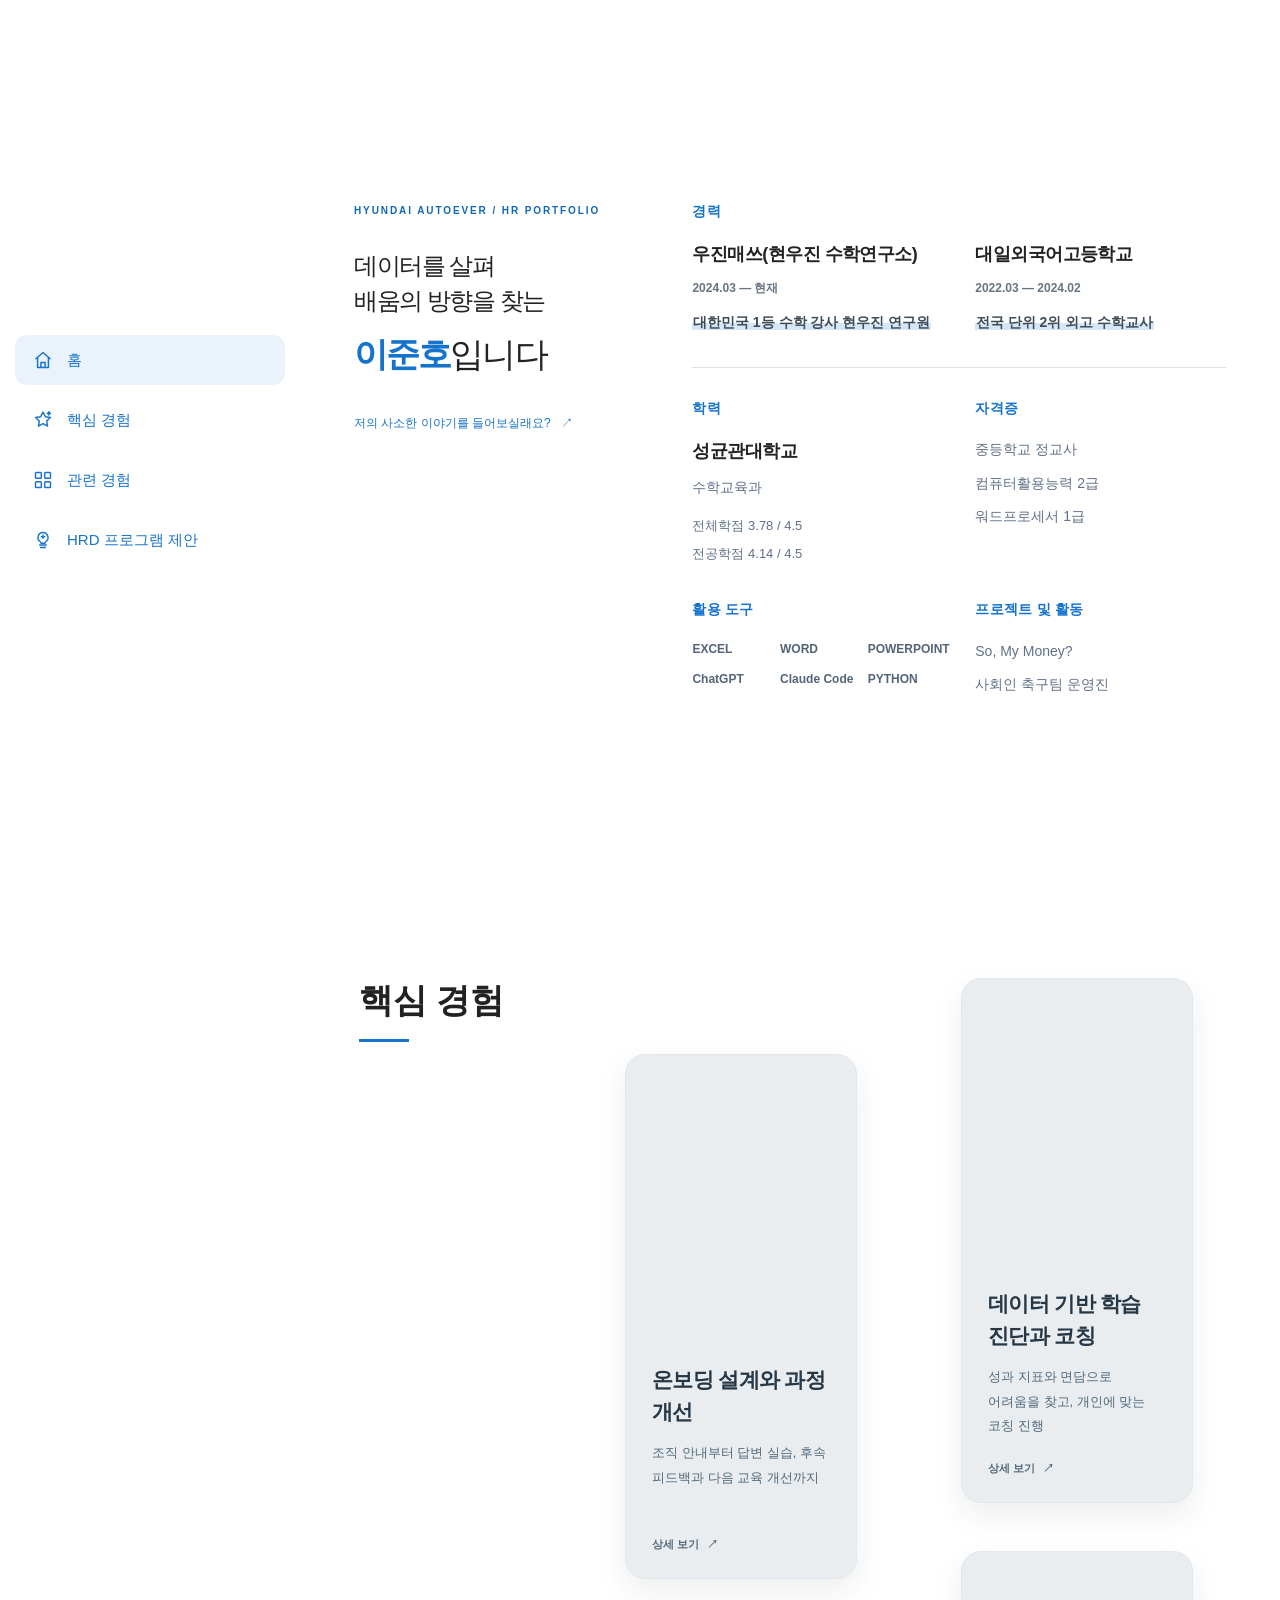
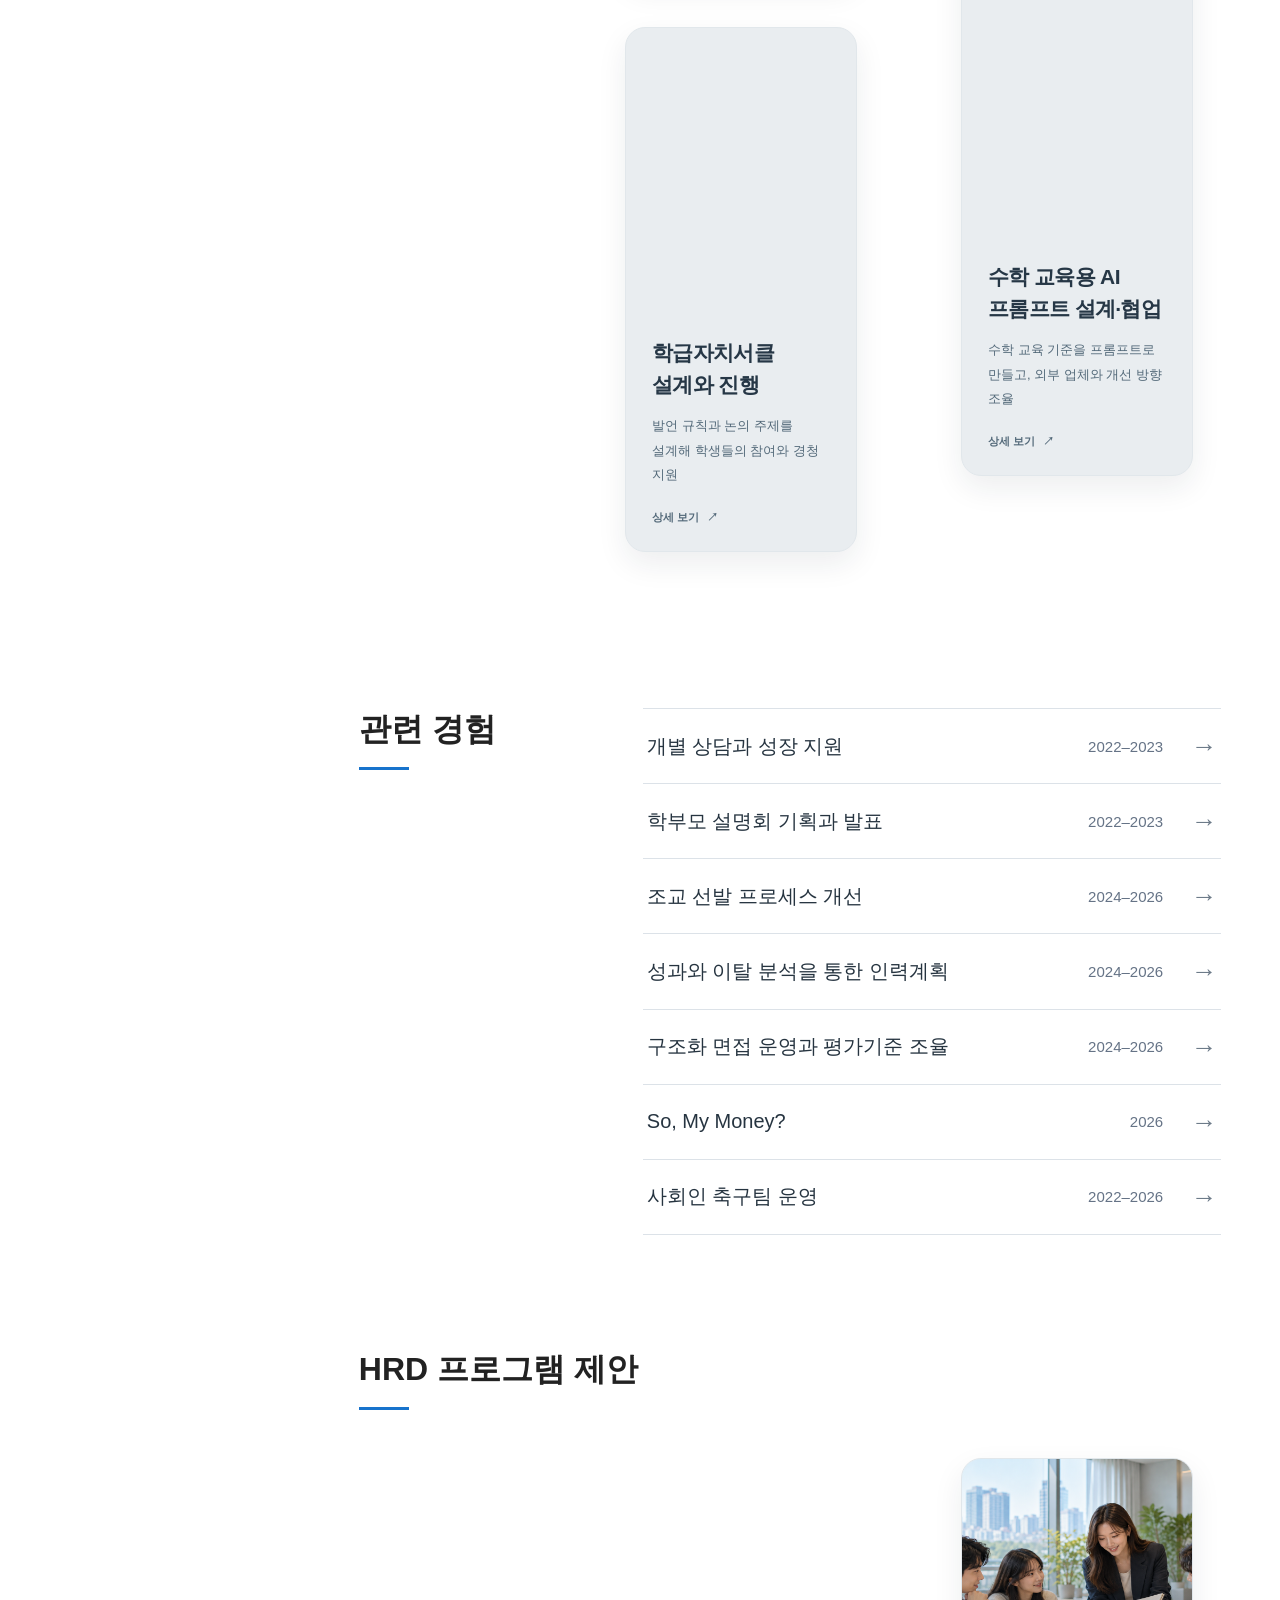
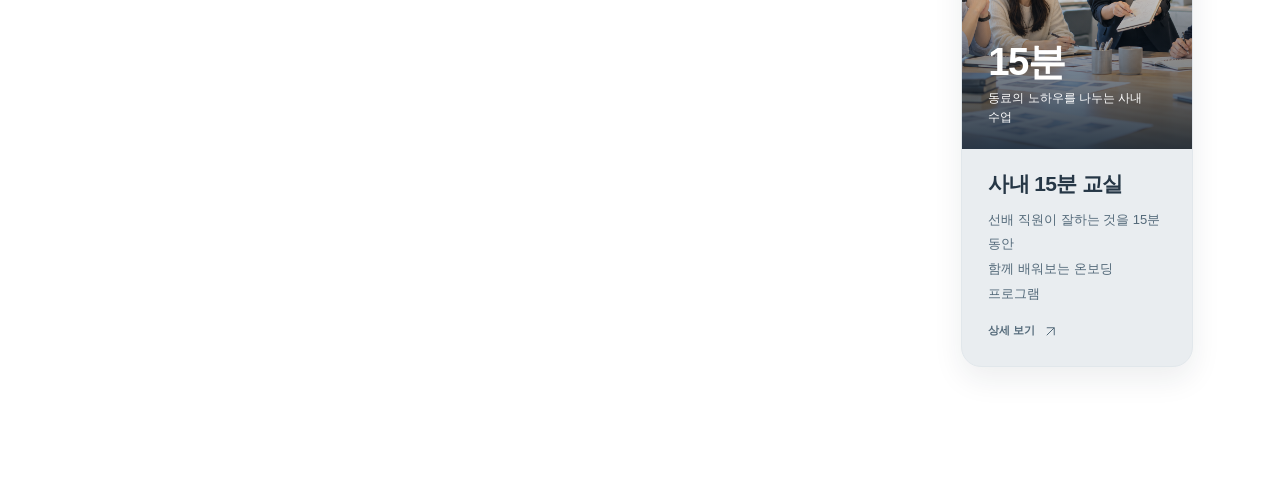
<file: index.html>
<!doctype html>
<html lang="ko">
<head>
<meta charset="utf-8">
<meta name="viewport" content="width=device-width,initial-scale=1">
<title>이준호 | 현대오토에버 HR Portfolio</title>
<style>
*{box-sizing:border-box} html{scroll-behavior:smooth} body{margin:0;font-family:-apple-system,BlinkMacSystemFont,"Segoe UI","Malgun Gothic",sans-serif;color:#333;background:#fff;word-break:keep-all}
:root{--green:#5C88B8;--green-dark:#173E70;--navy:#002C5F;--pale:#F1F4F8;--line:#DCE1E8;--muted:#607087}
a{color:inherit;text-decoration:none} button{font:inherit} .header{position:fixed;inset:0 auto 0 0;width:300px;background:var(--navy);color:#fff;padding:30px 15px;display:flex;flex-direction:column;z-index:20;justify-content:center}
.avatar{width:116px;height:116px;border-radius:50%;background:#1d4779;border:8px solid #315a87;display:flex;align-items:center;justify-content:center;margin:0 auto 16px;font-weight:700;font-size:38px}
.logo{text-align:center;font-size:26px;font-weight:700;margin-bottom:8px} .profile-caption{text-align:center;color:#c2d1c0;font-size:12px;line-height:1.8;margin-bottom:22px}
.navmenu a{display:flex;align-items:center;gap:12px;padding:15px 18px;color:#c6d4c0;font-size:15px;border-radius:6px} .navmenu a:hover,.navmenu a.active{color:#fff;background:rgba(255,255,255,.06)} .navmenu a.active::before{content:"";width:7px;height:7px;border-radius:50%;background:var(--green)}
.prototype-label{margin-top:auto;padding:26px 18px 4px;font-size:10px;color:#8ca6c6;letter-spacing:1px}
main{margin-left:225px} section{padding:68px 6%} .light{background:#f7f9f6} .container{max-width:1180px;margin:auto}
.hero{min-height:100vh;background:#f5f7f3;display:flex;align-items:center;position:relative} .hero-eyebrow{font-size:12px;letter-spacing:3px;color:var(--green-dark);font-weight:700;margin-bottom:24px}
.hero h1{font-size:clamp(48px,6vw,80px);margin:0;color:#222;letter-spacing:-3px} .hero-role{font-size:25px;color:#444;margin:18px 0 28px} .hero-role span{color:var(--navy);border-bottom:3px solid var(--green);padding-bottom:8px}
.hero-description{font-size:18px;line-height:1.9;color:#555;max-width:620px} .hero-actions{display:flex;gap:12px;margin-top:34px;flex-wrap:wrap}
.cta{border:1px solid var(--green);background:var(--green);color:#fff;padding:12px 20px;border-radius:5px;cursor:pointer} .cta.outline{background:transparent;color:var(--green-dark)} .hero-number{position:absolute;right:42px;bottom:34px;color:#6c7785;font-size:11px;letter-spacing:2px}
.section-title h2{font-size:32px;margin:0 0 18px;position:relative;padding-bottom:18px;color:#222} .section-title h2::after{content:"";position:absolute;left:0;bottom:0;width:50px;height:3px;background:var(--green)} .section-title p{color:var(--muted);line-height:1.8}
.about-grid{display:grid;grid-template-columns:1fr 2fr;gap:38px;align-items:stretch} .about-art{background:var(--pale);border-left:0;min-height:260px;display:flex;align-items:center;justify-content:center;text-align:center;color:var(--navy)} .about-art strong{font-size:52px;line-height:1.1} .about-art span{display:block;font-size:12px;letter-spacing:3px;margin-top:14px}
.about-content h3{font-size:25px;margin-top:0} .about-content p{line-height:1.9} .story-link{border:0;border-bottom:1px solid var(--green);background:transparent;color:var(--green-dark);padding:0 0 5px;cursor:pointer}
.profile-grid{display:grid;grid-template-columns:1fr 1fr;gap:10px 30px;margin-top:24px} .profile-item{font-size:14px} .facts-row{display:grid;grid-template-columns:repeat(4,1fr);gap:28px;margin-top:36px} .fact strong{display:block;font-size:34px;color:var(--navy)} .fact span{font-size:12px;color:var(--muted)}
.resume-grid{display:grid;grid-template-columns:1fr 1fr;gap:60px} .resume-title{font-size:26px;margin:0 0 20px} .resume-item{border-left:2px solid var(--green);padding:0 0 22px 20px;position:relative} .resume-item::before{content:"";position:absolute;width:16px;height:16px;border-radius:50%;left:-9px;top:0;background:#fff;border:2px solid var(--green)} .resume-item h4{margin:0 0 8px;color:#222;font-size:19px} .resume-item h5{display:inline-block;background:#eef3ec;padding:5px 12px;font-size:13px;margin:0 0 8px} .resume-item p,.resume-item li{font-size:14px;line-height:1.8}
.filters{display:flex;gap:8px;justify-content:center;flex-wrap:wrap;margin:26px 0 30px} .filter{border:0;background:transparent;padding:9px 15px;color:var(--muted);border-radius:4px;cursor:pointer} .filter.active{background:var(--green);color:#fff}
.portfolio-grid{display:grid;grid-template-columns:repeat(3,minmax(0,1fr));gap:22px} .case-card{border:1px solid #e2e7e0;background:#fff;padding:0;text-align:left;cursor:pointer;transition:.2s} .case-card:hover{transform:translateY(-4px);box-shadow:0 12px 30px rgba(8,40,91,.08)} .case-card[hidden]{display:none}
.case-visual{height:195px;background:#eef5eb;color:var(--navy);display:flex;align-items:center;justify-content:center;flex-direction:column} .case-visual strong{font-size:34px} .case-visual span{font-size:11px;margin-top:8px} .case-copy{padding:20px} .category{font-size:10px;letter-spacing:1px;color:var(--green-dark);margin-bottom:9px} .case-copy h3{font-size:18px;line-height:1.5;min-height:54px;margin:0 0 8px} .case-copy p{font-size:12px;color:var(--muted);line-height:1.7} .read{display:block;margin-top:16px;font-size:12px;color:var(--navy)}
.services-grid{display:grid;grid-template-columns:repeat(3,1fr);gap:28px} .service{display:flex;gap:16px} .service-icon{width:52px;height:52px;border-radius:50%;background:var(--green);color:#fff;display:flex;align-items:center;justify-content:center;font-weight:700;flex:0 0 auto} .service h4{margin:0 0 8px;font-size:19px} .service p{font-size:14px;line-height:1.8;color:var(--muted)} .skills{display:flex;gap:10px;flex-wrap:wrap;margin-top:28px} .skills span{background:var(--pale);border:1px solid #e3eadf;padding:9px 16px;font-size:13px}
.why{max-width:860px} .why h3{font-size:29px;line-height:1.6} .why p{line-height:1.9;color:var(--muted)} .choice-details{display:grid;grid-template-columns:1fr 1fr;gap:20px;margin-top:28px} .choice{background:var(--pale);padding:22px} .choice span{font-size:11px;color:var(--green-dark)} .choice strong{display:block;font-size:25px;color:var(--navy);margin:8px 0}
.footer{padding:28px;text-align:center;background:#f7f9f6;font-size:12px}
.dialog{position:fixed;inset:0;margin:auto;border:0;width:min(900px,94vw);max-height:90vh;padding:0;overflow-y:auto} .dialog::backdrop{background:rgba(8,40,91,.68);backdrop-filter:blur(3px)} .dialog-inner{padding:42px} .dialog-inner h2{font-size:30px;line-height:1.4} .dialog-inner h3{margin-top:28px} .dialog-inner p,.dialog-inner li{line-height:1.9;font-size:15px} .section-label{font-size:11px;letter-spacing:1px;color:var(--green-dark)} .detail-meta{border-top:1px solid #e5e8e3;border-bottom:1px solid #e5e8e3;padding:14px 0;font-size:12px} .detail-context{font-size:13px;color:var(--navy);margin-top:22px;line-height:1.8}
.close{position:absolute;top:18px;right:18px;border:1px solid #ddd;background:#fff;width:38px;height:38px;border-radius:50%;font-size:24px;cursor:pointer} .metric-block strong,.result-pair strong{display:block;color:var(--navy);font-size:24px;margin-top:10px} .metric-block span,.result-pair span{display:block;color:var(--muted);font-size:14px;margin-top:5px} .result-pair{display:flex;gap:35px;flex-wrap:wrap} .resource-button{margin-top:26px;background:var(--green);color:#fff;border:0;padding:12px 18px;border-radius:5px;cursor:pointer}
.ops-grid{display:grid;grid-template-columns:repeat(2,1fr);gap:16px;margin-top:24px} .ops-grid img{width:100%;border:1px solid #ddd} .story-step{margin-top:28px} .story-number{font-size:12px;color:var(--green-dark)}
@media(max-width:1100px){.header{left:-300px} main{margin-left:0} .portfolio-grid{grid-template-columns:repeat(2,1fr)}}
@media(max-width:700px){section{padding:54px 24px} .about-grid,.resume-grid,.services-grid,.choice-details{grid-template-columns:1fr} .facts-row{grid-template-columns:repeat(2,1fr)} .portfolio-grid{grid-template-columns:1fr} .hero-number{display:none} .about-art{min-height:200px}}
.activity-name-only{padding-bottom:10px!important;margin-bottom:4px!important}
.activity-name-only h4{margin-bottom:0!important;font-size:14px!important;line-height:1.8!important}
.activity-name-only::before{top:3px!important}

.detail-gallery{display:grid;grid-template-columns:1fr;gap:24px;margin:20px auto 0;justify-items:center}
.detail-gallery figure{margin:0;text-align:center;width:100%}
.detail-gallery img{display:block;width:100%;height:auto;object-fit:contain;margin:0 auto;border:1px solid #e2e7e0;background:#f5f5f5}
.detail-gallery figcaption{font-size:12px;color:var(--muted);line-height:1.6;margin-top:7px}
.project-link{display:inline-flex;margin-top:24px;padding:11px 16px;border-radius:5px;background:var(--green);color:#fff;font-size:13px;font-weight:600}
.project-link:hover{background:var(--green-dark)}
@media(max-width:700px){.detail-gallery{grid-template-columns:1fr}.detail-gallery img{height:auto}}

/* Subtle motion for the portfolio */
@keyframes hero-enter{from{opacity:0;transform:translateY(34px)}to{opacity:1;transform:translateY(0)}}
@keyframes wordmark-enter{from{opacity:0;transform:translateX(18px)}to{opacity:.98;transform:translateX(0)}}
@keyframes wordmark-float{0%,100%{translate:0 0}50%{translate:0 -12px}}
.hero-copy>*{opacity:0;animation:hero-enter .95s cubic-bezier(.2,.7,.2,1) both}
.hero-copy>:nth-child(1){animation-delay:.12s}.hero-copy>:nth-child(2){animation-delay:.24s}.hero-copy>:nth-child(3){animation-delay:.36s}.hero-copy>:nth-child(4){animation-delay:.48s}.hero-copy>:nth-child(5){animation-delay:.6s}
.hero-wordmark{animation:wordmark-enter .95s .3s ease-out both,wordmark-float 4.5s 1.25s ease-in-out infinite}
.case-card{transition:transform .28s cubic-bezier(.2,.7,.2,1),box-shadow .28s ease,border-color .28s ease}
.case-card:focus-visible{outline:3px solid var(--green);outline-offset:3px}
.case-visual.photo-case .visual-bg{transition:transform .75s cubic-bezier(.2,.7,.2,1)}
@media(hover:hover) and (pointer:fine){.case-card:hover{transform:translateY(-5px);border-color:#c6d5e4;box-shadow:0 14px 34px rgba(8,40,91,.12)}.case-card:hover .visual-bg{transform:scale(1.09)}}
.case-visual strong,.metric-block strong,.result-pair strong{font-variant-numeric:tabular-nums}
.motion-ready .case-card{transition:opacity .75s ease,transform .75s cubic-bezier(.2,.7,.2,1),box-shadow .28s ease,border-color .28s ease}
.motion-ready .case-card:not(.is-visible){opacity:0;transform:translateY(36px)}
.motion-ready .case-card.is-visible{opacity:1;transform:translateY(0);transition-delay:var(--reveal-delay,0ms)}
.motion-ready .section-reveal{opacity:0;translate:0 30px;transition:opacity .85s ease,translate .85s cubic-bezier(.2,.7,.2,1)}
.motion-ready .section-reveal.is-revealed{opacity:1;translate:0 0;transition-delay:var(--section-delay,0ms)}
@media(prefers-reduced-motion:reduce){html{scroll-behavior:auto}.hero-copy>*,.hero-wordmark{animation:none!important;opacity:1;transform:none;translate:none}.case-card,.case-visual.photo-case .visual-bg,.section-reveal{transition:none!important}.case-card,.case-card:hover{transform:none!important}.motion-ready .case-card:not(.is-visible),.motion-ready .section-reveal{opacity:1!important;transform:none!important;translate:none!important}}

.case-visual.photo-case{position:relative;overflow:hidden;background:#e8eee7}
.case-visual.photo-case .visual-bg{position:absolute;inset:0;width:100%;height:100%;object-fit:cover;filter:grayscale(.9) saturate(.45) sepia(.18) hue-rotate(170deg) brightness(.98) contrast(.92);transform:scale(1.03)}
.case-visual.photo-case::after{content:"";position:absolute;inset:0;background:linear-gradient(180deg,rgba(244,248,241,.60),rgba(230,238,244,.78))}
.case-visual.photo-case .visual-content{position:relative;z-index:1;padding:18px;text-align:center}
.case-visual.photo-case strong{font-size:34px;line-height:1;color:var(--navy);display:block}
.case-visual.photo-case span{font-size:11px;margin-top:10px;color:var(--navy);font-weight:500}
.detail-single-image{margin:22px auto 0;text-align:center}
.detail-single-image img{display:block;width:auto;max-width:86%;margin:0 auto;border:1px solid #e2e7e0;background:#f5f5f5}
.detail-single-image figcaption{font-size:12px;color:var(--muted);line-height:1.6;margin-top:8px}


.hero .container{max-width:none;width:100%;padding-left:2.5%;padding-right:5%;display:grid;grid-template-columns:minmax(0,1.15fr) minmax(320px,.85fr);align-items:center;gap:56px}
.hero-copy{max-width:700px}
.hero-logo-wrap{display:flex;align-items:center;justify-content:center;min-height:420px}
.hero-logo{width:min(420px,82%);height:auto;object-fit:contain;filter:none}
@media(max-width:1100px){.hero .container{grid-template-columns:1fr;padding-left:6%;padding-right:6%}.hero-logo-wrap{min-height:auto;margin-top:12px}.hero-logo{width:min(320px,60%)}}
@media(max-width:700px){.hero .container{padding-left:24px;padding-right:24px}.hero-logo{width:min(260px,70%)}.hero-logo-wrap{margin-top:24px}}


/* HERO brand balance */
.hero .container{display:grid;grid-template-columns:minmax(0,1.05fr) minmax(320px,.72fr);align-items:center;gap:4.5vw;max-width:1280px;width:100%;padding-left:2.8%;padding-right:4.5%}
.hero-copy{max-width:690px;transform:translateX(-10px)}
.hero-logo-wrap{display:flex;align-items:center;justify-content:flex-end;min-height:420px;padding-right:1vw}
.hero-logo{width:min(430px,92%);height:auto;object-fit:contain;display:block;filter:none;opacity:.98}
@media(max-width:1100px){
 .hero .container{grid-template-columns:1fr;padding-left:5%;padding-right:5%;gap:20px}
 .hero-copy{transform:none}
 .hero-logo-wrap{justify-content:flex-start;min-height:auto;margin-top:18px;padding-right:0}
 .hero-logo{width:min(330px,62%)}
}
@media(max-width:700px){
 .hero .container{padding-left:24px;padding-right:24px}
 .hero-logo{width:min(280px,76%)}
 .hero-logo-wrap{margin-top:20px}
}


/* V18 refinements */
.story-cta{position:relative;overflow:hidden;transition:transform .22s ease,box-shadow .22s ease,background .22s ease,color .22s ease}
.story-cta::after{content:"";position:absolute;left:-120%;top:0;width:70%;height:100%;background:linear-gradient(90deg,transparent,rgba(92,136,184,.12),transparent);transform:skewX(-18deg);transition:left .45s ease}
.story-cta:hover{transform:translateY(-3px);box-shadow:0 10px 24px rgba(0,44,95,.10);background:#fff;color:var(--navy)}
.story-cta:hover::after{left:150%}
.project-title{font-size:26px!important;margin-top:78px!important;margin-bottom:20px!important}
.why{max-width:none}
.why-layout{display:grid;grid-template-columns:minmax(0,1.55fr) minmax(300px,.75fr);gap:84px;align-items:start}
.why-copy{max-width:760px;margin-left:0}
.why h3{font-size:31px;line-height:1.48;margin:36px 0 28px;letter-spacing:-.5px}
.why p{font-size:16px;line-height:2;color:var(--muted);max-width:720px}
.employee-card-slot{min-height:380px}
@media(max-width:1100px){.project-title{margin-top:42px!important}.why-layout{grid-template-columns:1fr;gap:20px}.employee-card-slot{display:none}}


.resume-side-section{margin-top:22px}
.resume-side-section:first-of-type{margin-top:0}
.cert-list{border-left:2px solid var(--green);padding-left:20px;position:relative;margin-bottom:4px}
.cert-list::before{content:"";position:absolute;width:16px;height:16px;border-radius:50%;left:-9px;top:2px;background:#fff;border:2px solid var(--green)}
.cert-list ul{margin:0;padding-left:22px}
.cert-list li{font-size:14px;line-height:1.85}
.skills-list{display:grid;gap:11px;border-left:2px solid var(--green);padding:2px 0 4px 20px;position:relative}
.skills-list::before{content:"";position:absolute;width:16px;height:16px;border-radius:50%;left:-9px;top:2px;background:#fff;border:2px solid var(--green)}
.skill-row{display:grid;grid-template-columns:115px 1fr;align-items:center;gap:16px;max-width:430px}
.skill-name{font-size:14px;font-weight:700;letter-spacing:.2px;color:#222}
.skill-track{height:8px;background:#e6ece7;border-radius:999px;overflow:hidden}
.skill-fill{height:100%;background:linear-gradient(90deg,var(--green),#173E70);border-radius:999px}
.project-title{margin-top:24px!important;margin-bottom:14px!important}
.activity-name-only{padding-bottom:7px!important;margin-bottom:2px!important}
.activity-name-only h4{font-size:14px!important;line-height:1.55!important}
@media(max-width:700px){.skill-row{grid-template-columns:100px 1fr}.resume-side-section{margin-top:28px}}


/* V20 layout refinement */
.about-grid{grid-template-columns:minmax(0,1.45fr) minmax(300px,.55fr);gap:72px;align-items:start}
.about-copy{max-width:760px;padding-top:4px}
.about-copy p{font-size:16px;line-height:1.9;color:#4f5c6e;margin:0;letter-spacing:-.15px}
.about-copy p+p{margin-top:16px}
.about-art{background:transparent!important;border:0!important;min-height:0;display:flex;align-items:flex-start;justify-content:flex-start;text-align:left;color:var(--navy);padding:0;margin-top:-6px}
.about-art strong{font-size:54px;line-height:1.06;letter-spacing:-1.8px;text-align:left;font-weight:700}
.about-art span{display:none}

.resume-matrix{display:grid;grid-template-columns:repeat(3,minmax(0,1fr));gap:42px 46px;align-items:start}
.resume-panel{min-width:0}
.resume-panel.projects-panel{grid-column:auto}
.resume-panel .resume-title{margin-bottom:18px}
.resume-panel.compact .resume-item{padding-bottom:16px}
.cert-list{border-left:2px solid var(--green);padding:0 0 2px 20px;position:relative}
.cert-list::before{content:"";position:absolute;width:16px;height:16px;border-radius:50%;left:-9px;top:0;background:#fff;border:2px solid var(--green)}
.cert-list ul{margin:0;padding-left:18px}
.cert-list li{font-size:14px;line-height:1.9}
.skills-list{display:grid;gap:12px;border-left:2px solid var(--green);padding:0 0 2px 20px;position:relative}
.skills-list::before{content:"";position:absolute;width:16px;height:16px;border-radius:50%;left:-9px;top:0;background:#fff;border:2px solid var(--green)}
.skill-row{display:grid;grid-template-columns:130px 1fr;align-items:center;gap:18px}
.skill-name{font-size:14px;font-weight:700;color:#222}
.skill-track{height:8px;background:#e6ece5;border-radius:99px;overflow:hidden}
.skill-fill{height:100%;background:linear-gradient(90deg,var(--green),var(--green-dark));border-radius:99px}
.activity-grid{display:grid;grid-template-columns:1fr;row-gap:0}
.activity-grid .resume-item{min-height:44px}

/* portfolio visual unification: real photos stay photos, no-photo cards use a restrained brand graphic */
.case-visual:not(.photo-case){position:relative;overflow:hidden;background:linear-gradient(145deg,#edf4ee 0%,#e7eef3 100%)}
.case-visual:not(.photo-case)::before{content:"";position:absolute;inset:0;background:linear-gradient(120deg,transparent 0 42%,rgba(0,44,95,.045) 42% 44%,transparent 44% 68%,rgba(92,136,184,.05) 68% 70%,transparent 70%);pointer-events:none}
.case-visual:not(.photo-case)::after{content:"";position:absolute;width:120px;height:120px;border:1px solid rgba(0,44,95,.08);border-radius:50%;right:-32px;bottom:-42px}
.case-visual:not(.photo-case)>*{position:relative;z-index:1}
.case-visual.photo-case::after{background:linear-gradient(180deg,rgba(242,247,243,.52),rgba(225,235,242,.74))}
.case-visual.onboarding-case::after{background:linear-gradient(180deg,rgba(242,247,243,.66),rgba(225,235,242,.82))}
.case-visual.onboarding-case .visual-content{transform:none}
.case-visual.football-case{background:#e8eef3}
.case-visual.football-case .visual-bg{object-position:center 43%}

.services-grid{display:grid;grid-template-columns:repeat(3,minmax(0,1fr));gap:52px;align-items:start;margin-top:28px}
.service{display:grid;grid-template-columns:64px minmax(0,1fr);gap:18px;align-items:start}
.service-icon{width:56px;height:56px;margin-top:0}
.service h4{font-size:20px;line-height:1.3;margin:2px 0 9px;min-height:26px}
.service p{font-size:14px;line-height:1.75;margin:0;max-width:320px}

#why{scroll-margin-top:20px;min-height:calc(100vh - 169px);padding-bottom:140px}.why-layout{max-width:1180px!important;display:grid;grid-template-columns:minmax(0,790px) minmax(240px,1fr);gap:76px;align-items:start;transform:none}
.why-copy{max-width:790px;padding-top:18px}
.why-copy h3{font-size:34px;line-height:1.42;letter-spacing:-1px;margin:30px 0 24px;max-width:760px}
.why-copy p{font-size:15.5px;line-height:1.9;color:#687386;margin:0;max-width:760px}
.why-copy p+p{margin-top:24px}
.employee-card-slot{min-height:360px}

@media(max-width:800px){.resume-matrix{grid-template-columns:1fr}.resume-spacer{display:none}.activity-grid{grid-template-columns:1fr}.why-layout{transform:none;grid-template-columns:1fr}.about-grid{grid-template-columns:1fr}.about-art{margin-top:18px}}


/* V21 card consistency */
.case-visual{min-height:230px}
.case-visual:not(.photo-case){background:linear-gradient(180deg,#eef4ed 0%,#e9f0f4 100%)!important}
.case-visual:not(.photo-case)::before{content:"";position:absolute;inset:0;background:
linear-gradient(135deg,transparent 0 34%,rgba(0,44,95,.045) 34% 35%,transparent 35% 64%,rgba(92,136,184,.05) 64% 65%,transparent 65%);
pointer-events:none}
.case-visual:not(.photo-case)::after{content:"";position:absolute;width:138px;height:138px;border:1px solid rgba(0,44,95,.08);border-radius:50%;right:-38px;bottom:-52px}
.resume-spacer{min-height:1px}



/* V23 exact 2x3 resume matrix */
.resume-matrix{display:grid!important;grid-template-columns:repeat(3,minmax(0,1fr))!important;grid-template-rows:auto auto;column-gap:40px;row-gap:46px;align-items:start;width:100%}
.resume-matrix>.resume-panel:nth-child(1){grid-column:1;grid-row:1}
.resume-matrix>.resume-panel:nth-child(2){grid-column:2;grid-row:1}
.resume-matrix>.resume-panel:nth-child(3){grid-column:3;grid-row:1}
.resume-matrix>.resume-panel:nth-child(4){grid-column:1;grid-row:2}
.resume-matrix>.resume-panel:nth-child(5){grid-column:2;grid-row:2}

.resume-panel .resume-item{padding-bottom:18px;margin-bottom:14px}
.resume-panel .resume-item h4{margin-bottom:8px}
.resume-panel .resume-item h5{margin-bottom:10px}
.resume-panel .resume-item p{margin-bottom:10px}
.resume-panel .resume-item ul{margin-top:8px;margin-bottom:0}
.resume-panel .resume-item li{margin-bottom:5px}
.projects-panel .activity-grid{
  display:grid;
  grid-template-columns:1fr;
  row-gap:12px;
  border-left:2px solid var(--green);
  padding:2px 0 4px 20px;
  position:relative;
}
.projects-panel .activity-grid::before{
  content:"";
  position:absolute;
  width:16px;
  height:16px;
  border-radius:50%;
  left:-9px;
  top:2px;
  background:#fff;
  border:2px solid var(--green);
}
.projects-panel .activity-grid .resume-item{
  min-height:0!important;
  border-left:0!important;
  padding:0!important;
  margin:0!important;
}
.projects-panel .activity-grid .resume-item::before{
  display:none;
}

.id-panel{min-width:0;display:flex;flex-direction:column;align-items:flex-start}
.id-panel .resume-title{margin-bottom:16px}
.employee-id-card{width:100%;max-width:255px;aspect-ratio:0.64/1;border-radius:13px;background:#fff;border:1px solid #dce3e8;box-shadow:0 10px 28px rgba(0,44,95,.10);box-sizing:border-box;position:relative;overflow:hidden;color:#002C5F;padding:22px 20px 18px}
.employee-id-card::before{content:"";position:absolute;left:0;right:0;top:98px;height:2px;background:linear-gradient(90deg,#002C5F 0 23%,#5C88B8 23% 40%,transparent 40%)}
.employee-id-card::after{content:"HYUNDAI AUTOEVER";position:absolute;left:10px;bottom:22px;writing-mode:vertical-rl;transform:rotate(180deg);font-size:9px;letter-spacing:1.4px;color:#002C5F;font-weight:700;opacity:.78}
.employee-id-top{display:block;position:relative;z-index:1;text-align:left;padding-left:16px}
.employee-brand{font-size:15px;letter-spacing:.8px;font-weight:800;color:#002C5F;display:block;line-height:1.25}
.employee-brand::before{content:"●";color:#5C88B8;font-size:12px;margin-right:6px;vertical-align:2px}
.employee-dot{display:none}
.employee-id-subbrand{font-size:10px;color:#002C5F;margin-top:3px;letter-spacing:.2px}
.employee-photo-placeholder{width:126px;height:164px;margin:36px 18px 16px auto;border-radius:6px;background:linear-gradient(180deg,#f0f3f5,#e7ecef);border:1px dashed #b9c6d0;display:flex;align-items:center;justify-content:center;font-size:10px;letter-spacing:1.3px;color:#8a99a6;position:relative;z-index:1}
.employee-id-name{text-align:left;margin-left:38px;font-size:22px;font-weight:800;letter-spacing:-.4px;position:relative;z-index:1;color:#111}
.employee-id-role{text-align:left;margin-left:38px;font-size:11px;letter-spacing:.7px;margin-top:6px;color:#5f6d78;position:relative;z-index:1}
.employee-id-bottom{position:absolute;left:58px;right:20px;bottom:16px;border-top:1px solid #e7ecef;padding-top:9px;display:flex;justify-content:space-between;font-size:9px;color:#71808c;letter-spacing:.3px}
@media(max-width:760px){.resume-matrix{grid-template-columns:1fr!important;grid-template-rows:auto!important}.resume-matrix>.resume-panel{grid-column:auto!important;grid-row:auto!important}.employee-id-card{max-width:320px}}


/* V25 - move employee ID card to Why section */
.employee-card-slot{
  min-height:0!important;
  display:flex!important;
  align-items:flex-start;
  justify-content:center;
  padding-top:26px;
}

.why-id-card{
  position:relative;
  width:250px;
  min-height:430px;
  border:1px solid #d9e0e6;
  border-radius:14px;
  background:#fff;
  box-shadow:0 10px 30px rgba(0,44,95,.08);
  padding:28px 24px 22px;
  overflow:hidden;
}

.why-id-brand{
  display:flex;
  align-items:flex-start;
  gap:9px;
  margin-bottom:14px;
}
.why-id-symbol{
  color:#5C88B8;
  font-size:19px;
  line-height:1;
  transform:translateY(1px);
}
.why-id-company{
  color:#002C5F;
  font-size:18px;
  font-weight:800;
  letter-spacing:-.4px;
}
.why-id-company-en{
  color:#315a87;
  font-size:9px;
  margin-top:3px;
  letter-spacing:.5px;
}

.why-id-accent{
  display:flex;
  height:3px;
  margin:48px -24px 0;
}
.why-id-accent span:first-child{width:34%;background:#002C5F}
.why-id-accent span:last-child{width:26%;background:#5C88B8}

.why-id-photo{
  width:118px;
  height:160px;
  border:1px solid #d4dce3;
  background:#eef2f5;
  margin: 4px 0 22px auto;
  display:flex;
  align-items:center;
  justify-content:center;
  color:#8da0b2;
  font-size:12px;
  letter-spacing:.8px;
  overflow:hidden;
}
.why-id-photo img{
  width:100%;
  height:100%;
  display:block;
  object-fit:cover;
  object-position:center 24%;
}

.why-id-info{
  margin-left:44px;
}
.why-id-name{
  font-size:29px;
  line-height:1.15;
  font-weight:800;
  color:#111;
  letter-spacing:-1px;
}
.why-id-role{
  margin-top:8px;
  font-size:11px;
  color:#536a84;
  letter-spacing:.9px;
}

.why-id-vertical{
  position:absolute;
  left:12px;
  bottom:66px;
  writing-mode:vertical-rl;
  transform:rotate(180deg);
  color:#002C5F;
  font-size:9px;
  letter-spacing:1.7px;
  font-weight:700;
}

.why-id-footer{
  margin:38px 0 0 44px;
  padding-top:10px;
  border-top:1px solid #e1e6ea;
  display:flex;
  justify-content:space-between;
  font-size:9px;
  color:#6c7c8f;
}

@media(max-width:1100px){
  .why-layout{
    grid-template-columns:minmax(0,1fr) 250px!important;
    gap:48px!important;
  }
  .employee-card-slot{
    display:flex!important;
  }
}

@media(max-width:780px){
  .why-layout{
    grid-template-columns:1fr!important;
    transform:none!important;
  }
  .employee-card-slot{
    justify-content:flex-start;
    padding-top:12px;
  }
}


/* V26 - true 2 x 3 matrix */
.resume-matrix{
  display:grid!important;
  grid-template-columns:repeat(3,minmax(0,1fr))!important;
  grid-template-areas:
    "career education certs"
    "skills projects spacer";
  grid-template-rows:410px auto!important;
  column-gap:54px!important;
  row-gap:42px!important;
  align-items:start!important;
  width:100%!important;
}
.resume-matrix>.resume-panel:nth-child(1){grid-area:career!important}
.resume-matrix>.resume-panel:nth-child(2){grid-area:education!important}
.resume-matrix>.resume-panel:nth-child(3){grid-area:certs!important}
.resume-matrix>.resume-panel:nth-child(4){grid-area:skills!important}
.resume-matrix>.resume-panel:nth-child(5){grid-area:projects!important}

/* Career must fit inside row 1 instead of determining its height */
.resume-matrix>.resume-panel:nth-child(1) .resume-title{
  margin-bottom:14px!important;
}
.resume-matrix>.resume-panel:nth-child(1) .resume-item{
  padding:0 0 12px 18px!important;
  margin:0 0 10px!important;
}
.resume-matrix>.resume-panel:nth-child(1) .resume-item h4{
  font-size:18px!important;
  margin:0 0 5px!important;
}
.resume-matrix>.resume-panel:nth-child(1) .resume-item h5{
  font-size:12px!important;
  padding:4px 10px!important;
  margin:0 0 6px!important;
}
.resume-matrix>.resume-panel:nth-child(1) .resume-item p{
  font-size:13.5px!important;
  line-height:1.5!important;
  margin:5px 0 6px!important;
}
.resume-matrix>.resume-panel:nth-child(1) .resume-item ul{
  margin:4px 0 0!important;
  padding-left:18px!important;
}
.resume-matrix>.resume-panel:nth-child(1) .resume-item li{
  font-size:13px!important;
  line-height:1.55!important;
  margin:0 0 2px!important;
}

/* Keep the other first-row cells visually aligned */
.resume-matrix>.resume-panel:nth-child(2),
.resume-matrix>.resume-panel:nth-child(3){
  min-height:410px!important;
}

/* Row 2 starts on one exact horizontal line */
.resume-matrix>.resume-panel:nth-child(4),
.resume-matrix>.resume-panel:nth-child(5){
  align-self:start!important;
  margin-top:0!important;
}
.resume-matrix>.resume-panel:nth-child(4) .resume-title,
.resume-matrix>.resume-panel:nth-child(5) .resume-title{
  margin-top:0!important;
}

/* Desktop remains 3 columns; only genuinely narrow screens stack */
@media(max-width:760px){
  .resume-matrix{
    grid-template-columns:1fr!important;
    grid-template-areas:
      "career"
      "education"
      "certs"
      "skills"
      "projects"!important;
    grid-template-rows:auto!important;
    row-gap:34px!important;
  }
  .resume-matrix>.resume-panel:nth-child(2),
  .resume-matrix>.resume-panel:nth-child(3){
    min-height:0!important;
  }
}


/* Career profile matrix layout */
@media(min-width:801px){
  .resume-matrix{
    grid-template-columns:repeat(3,minmax(0,1fr))!important;
    grid-template-rows:auto auto!important;
    column-gap:40px!important;
    row-gap:46px!important;
    align-items:start!important;
  }
  .resume-matrix>.resume-panel:nth-child(1){
    grid-column:1!important;
    grid-row:1 / span 2!important;
  }
  .resume-matrix>.resume-panel:nth-child(2){
    grid-column:2!important;
    grid-row:1!important;
  }
  .resume-matrix>.resume-panel:nth-child(3){
    grid-column:2!important;
    grid-row:2!important;
  }
  .resume-matrix>.resume-panel:nth-child(4){
    grid-column:3!important;
    grid-row:2!important;
  }
  .resume-matrix>.resume-panel:nth-child(5){
    grid-column:3!important;
    grid-row:1!important;
  }
}

/* Single framed career profile layout */
@media(min-width:801px){
  .resume-matrix{
    grid-template-columns:repeat(3,minmax(0,1fr))!important;
    grid-template-rows:auto auto!important;
    gap:0!important;
    border:1px solid #dce6d8;
    background:#fff;
  }
  .resume-matrix>.resume-panel{
    min-width:0;
    padding:30px 28px 32px;
  }
  .resume-matrix>.resume-panel:nth-child(1){
    grid-column:1!important;
    grid-row:1 / span 2!important;
    border-right:1px solid #dce6d8;
  }
  .resume-matrix>.resume-panel:nth-child(2){
    grid-column:2!important;
    grid-row:1!important;
    border-right:1px solid #dce6d8;
    border-bottom:1px solid #dce6d8;
  }
  .resume-matrix>.resume-panel:nth-child(3){
    grid-column:2!important;
    grid-row:2!important;
    border-right:1px solid #dce6d8;
  }
  .resume-matrix>.resume-panel:nth-child(4){
    grid-column:3!important;
    grid-row:2!important;
  }
  .resume-matrix>.resume-panel:nth-child(5){
    grid-column:3!important;
    grid-row:1!important;
    border-bottom:1px solid #dce6d8;
  }
}

/* Match the reference: one invisible 3-column, 2-row frame */
@media(min-width:801px){
  .resume-matrix{
    grid-template-columns:repeat(3,minmax(0,1fr))!important;
    grid-template-rows:280px auto!important;
    gap:0!important;
    border:0!important;
    background:transparent!important;
  }
  .resume-matrix>.resume-panel{
    min-width:0;
    padding:0 28px 0 0!important;
    border:0!important;
    background:transparent!important;
  }
  .resume-matrix>.resume-panel:nth-child(1){
    grid-column:1!important;
    grid-row:1 / span 2!important;
  }
  .resume-matrix>.resume-panel:nth-child(2){
    grid-column:2!important;
    grid-row:1!important;
  }
  .resume-matrix>.resume-panel:nth-child(3){
    grid-column:2!important;
    grid-row:2!important;
  }
  .resume-matrix>.resume-panel:nth-child(4){
    grid-column:3!important;
    grid-row:2!important;
  }
  .resume-matrix>.resume-panel:nth-child(5){
    grid-column:3!important;
    grid-row:1!important;
  }
}
.hero-wordmark{font-size:clamp(42px,5vw,76px);font-weight:800;letter-spacing:-3px;line-height:1;color:var(--navy);white-space:nowrap}
.hero-wordmark span{font-weight:500;letter-spacing:-2px}
.why-id-symbol{font-size:14px!important;font-weight:800;color:#fff!important;background:var(--navy)!important;border-radius:2px!important}

/* Hyundai AutoEver navigation icons */
.navmenu a{gap:14px;padding:14px 18px;color:#bfd0e5;transition:color .2s ease,background .2s ease,transform .2s ease}
.navmenu a:hover{transform:translateX(2px)}
.navmenu a.active::before{display:none}
.nav-icon{width:20px;height:20px;flex:0 0 20px;fill:none;stroke:currentColor;stroke-width:1.75;stroke-linecap:round;stroke-linejoin:round;color:#82cfff}
.navmenu a.active .nav-icon,.navmenu a:hover .nav-icon{color:#fff}
@media(min-width:1101px){main{margin-left:300px}}

/* HR preference cards */
.choice-details{grid-template-columns:repeat(2,minmax(0,1fr));gap:20px;margin-top:32px;max-width:760px}
.choice{position:relative;min-height:154px;padding:24px 24px 22px;background:#f3f6f9;border:1px solid transparent;overflow:hidden;transition:transform .2s ease,border-color .2s ease,box-shadow .2s ease}
.choice::after{content:"";position:absolute;right:-34px;bottom:-50px;width:116px;height:116px;border:1px solid rgba(0,44,95,.08);border-radius:50%}
.choice:hover{transform:translateY(-3px);border-color:#d7e2ee;box-shadow:0 12px 28px rgba(0,44,95,.07)}
.choice span{display:block;font-size:11px;font-weight:700;letter-spacing:.2px;color:var(--green-dark)}
.choice strong{display:block;font-size:26px;line-height:1.15;color:var(--navy);margin:12px 0 13px}
.choice p{position:relative;z-index:1;margin:0!important;font-size:13px!important;line-height:1.65!important;color:#66758a!important}
@media(max-width:700px){.choice-details{grid-template-columns:1fr}.choice{min-height:140px}}

@media(hover:hover) and (pointer:fine){.motion-ready .case-card.is-visible:hover{transform:translateY(-8px)}.motion-ready .case-card:hover .visual-bg{transform:scale(1.12)}.motion-ready .case-card:hover .visual-content{transform:translateY(-5px)}}

/* Keep the onboarding metric clear of text printed on its cover image */
.case-visual.onboarding-case .visual-bg{transform:translateY(24px) scale(1.03)}
@media(hover:hover) and (pointer:fine){.case-card:hover .case-visual.onboarding-case .visual-bg{transform:translateY(24px) scale(1.09)}}

.case-card{border-radius:8px;overflow:hidden}
.case-visual.photo-case .visual-content,.case-visual:not(.photo-case) .visual-content{position:absolute;z-index:2;left:16px;right:16px;bottom:14px;padding:13px 12px;border:1px solid rgba(255,255,255,.8);border-radius:7px;background:rgba(255,255,255,.88);backdrop-filter:blur(7px);box-shadow:0 5px 18px rgba(0,44,95,.09);text-align:center;transition:transform .28s ease,background .28s ease}
.case-visual.photo-case .visual-content strong,.case-visual:not(.photo-case) .visual-content strong{font-size:30px}
.case-visual.photo-case .visual-content span,.case-visual:not(.photo-case) .visual-content span{display:block;margin-top:6px}
.case-visual.onboarding-case .visual-bg{transform:translateY(36px) scale(1.12)}
@media(hover:hover) and (pointer:fine){
 .motion-ready .case-card:hover .visual-bg{transform:scale(1.05)}
 .motion-ready .case-card:hover .case-visual.onboarding-case .visual-bg{transform:translateY(36px) scale(1.12)}
 .motion-ready .case-card:hover .visual-content{transform:translateY(-3px);background:rgba(255,255,255,.94)}
}
.dialog-inner{padding:46px clamp(24px,6vw,56px)}
.dialog-inner h2{max-width:760px;margin:12px 0 22px}
.dialog-inner h3{max-width:760px;font-size:18px;margin-top:34px;margin-bottom:12px;padding-bottom:9px;border-bottom:1px solid var(--line)}
.dialog-inner p,.dialog-inner li{max-width:760px;line-height:1.85}
.detail-context{max-width:760px;padding:16px 18px;border-left:3px solid var(--green);background:var(--pale);border-radius:0 6px 6px 0}
.story-step{max-width:760px;border-left:1px solid var(--line);padding-left:20px;margin-top:30px}
.story-step .story-number{display:inline-block;min-width:30px;padding:4px 8px;border-radius:999px;background:var(--pale);font-weight:700}
.hero-wordmark{animation:wordmark-enter .8s .2s ease-out both}
@media(max-width:700px){body::before{top:9px;right:10px;font-size:9px;padding:7px 10px}.case-visual.photo-case .visual-content,.case-visual:not(.photo-case) .visual-content{left:12px;right:12px;bottom:12px;padding:11px 9px}.dialog-inner{padding:40px 22px}.dialog-inner h2{font-size:24px}}
@media(prefers-reduced-motion:reduce){.hero-wordmark{animation:none!important;opacity:1}}

/* Prototype refinement: reveal the onboarding cover and slightly narrow metric panels */
.case-visual.photo-case .visual-content{left:22px;right:22px}
.case-visual.onboarding-case .visual-bg{transform:translateY(-30px) scale(1.12)}
@media(hover:hover) and (pointer:fine){
 .motion-ready .case-card:hover .case-visual.onboarding-case .visual-bg{transform:translateY(-30px) scale(1.12)}
}
@media(max-width:700px){.case-visual.photo-case .visual-content{left:18px;right:18px}}


/* All experience cards: fixed metric panel size and shared position */
.case-visual .visual-content{z-index:2;top:60%;bottom:auto;width:68%;max-width:320px;height:100px;transform:translate(-50%,-50%);box-sizing:border-box;display:flex;flex-direction:column;align-items:center;justify-content:center;padding:10px 12px;border:1px solid rgba(255,255,255,.88);border-radius:7px;background:rgba(255,255,255,.9);backdrop-filter:blur(7px);box-shadow:0 5px 18px rgba(0,44,95,.09);text-align:center}
.case-visual.photo-case .visual-content,.case-visual:not(.photo-case) .visual-content{position:absolute;left:50%;right:auto}
.case-visual .visual-content strong{font-size:30px;line-height:1.1}
.case-visual .visual-content span{display:block;margin-top:6px;line-height:1.35}
.case-visual.compact-metric .visual-content strong{font-size:20px;white-space:nowrap}
@media(hover:hover) and (pointer:fine){.motion-ready .case-card:hover .visual-content{transform:translate(-50%,calc(-50% - 3px))}}
@media(max-width:700px){.case-visual .visual-content{width:68%;height:96px;padding:9px 8px}.case-visual.photo-case .visual-content,.case-visual:not(.photo-case) .visual-content{left:50%;right:auto}.case-visual .visual-content strong{font-size:27px}.case-visual.compact-metric .visual-content strong{font-size:18px}}

/* Keep onboarding metric centered like every other card, and lower all panels slightly */
.case-visual .visual-content{top:66%}
.case-visual.onboarding-case .visual-content{transform:translate(-50%,-50%)}
@media(hover:hover) and (pointer:fine){.motion-ready .case-card:hover .case-visual.onboarding-case .visual-content{transform:translate(-50%,calc(-50% - 3px))}}

/* Prototype effects: metric light sweep and a softer case modal */
.case-visual .visual-content{position:absolute;overflow:hidden}
.case-visual .visual-content::after{content:"";position:absolute;z-index:0;top:-40%;bottom:-40%;left:-55%;width:34%;background:linear-gradient(105deg,transparent 0%,rgba(92,136,184,.04) 30%,rgba(92,136,184,.24) 50%,rgba(92,136,184,.04) 70%,transparent 100%);transform:skewX(-18deg);opacity:0;pointer-events:none}
.case-visual .visual-content>*{position:relative;z-index:1}
@media(hover:hover) and (pointer:fine){.case-card:hover .visual-content::after{left:125%;opacity:1;transition:left .7s cubic-bezier(.2,.7,.2,1),opacity .18s ease}}
.dialog{border-radius:18px;opacity:0;transform:translateY(14px) scale(.985);transition:opacity .26s ease,transform .26s cubic-bezier(.2,.7,.2,1),overlay .26s ease allow-discrete,display .26s ease allow-discrete}
.dialog[open]{opacity:1;transform:translateY(0) scale(1)}
.dialog::backdrop{background:rgba(8,40,91,0);backdrop-filter:blur(0);transition:background .26s ease,backdrop-filter .26s ease}
.dialog[open]::backdrop{background:rgba(8,40,91,.68);backdrop-filter:blur(3px)}
.dialog[open] .section-label,.dialog[open] h2{animation:modal-heading-in .42s cubic-bezier(.2,.7,.2,1) both}
.dialog[open] h2{animation-delay:.04s}
@keyframes modal-heading-in{from{opacity:0;transform:translateY(8px)}to{opacity:1;transform:translateY(0)}}
@starting-style{.dialog[open]{opacity:0;transform:translateY(14px) scale(.985)}.dialog[open]::backdrop{background:rgba(8,40,91,0);backdrop-filter:blur(0)}}
@media(prefers-reduced-motion:reduce){
 .case-visual .visual-content::after{display:none}
 .dialog,.dialog::backdrop{transition:none!important}
 .dialog[open] .section-label,.dialog[open] h2{animation:none!important;opacity:1;transform:none}
}

/* Career profile prototype: quiet editorial layout */
.resume-matrix{
 display:grid!important;
 grid-template-columns:minmax(0,1.28fr) minmax(280px,.72fr)!important;
 grid-template-areas:"career side"!important;
 grid-template-rows:auto!important;
 gap:42px 58px!important;
 align-items:start!important;
 border:0!important;background:transparent!important
}
.resume-matrix>.career-panel:nth-child(1){
 grid-area:career!important;grid-column:1!important;grid-row:1!important;
 min-height:0!important;padding:0 46px 0 0!important;
 border:0!important;border-right:1px solid #dce4e8!important;
 background:transparent!important
}
.resume-matrix>.resume-panel{min-width:0}
.resume-matrix .resume-title{
 font-size:23px!important;line-height:1.35!important;
 margin:0 0 22px!important;color:#222
}
.resume-matrix>.career-panel .resume-item{
 padding:0 0 25px 20px!important;margin:0 0 22px!important;
 border-left:1px solid var(--green)!important
}
.resume-matrix>.career-panel .resume-item:last-child{margin-bottom:0!important;padding-bottom:0!important}
.resume-matrix>.career-panel .resume-item::before{
 width:11px!important;height:11px!important;left:-6px!important;top:1px!important;
 border-width:1.5px!important
}
.resume-matrix>.career-panel .resume-item h4{font-size:20px!important;margin-bottom:8px!important}
.resume-matrix>.career-panel .resume-item h5{font-size:12px!important;padding:4px 9px!important}
.resume-matrix>.career-panel .resume-item p,.resume-matrix>.career-panel .resume-item li{
 font-size:14px!important;line-height:1.85!important
}
.resume-matrix>.resume-profile-side{
 grid-area:side!important;display:grid!important;grid-template-columns:1fr!important;
 gap:0!important;align-content:start!important;min-width:0
}
.resume-profile-side>.resume-panel{
 margin:0!important;padding:0 0 20px!important;
 border:0!important;border-bottom:1px solid #dce4e8!important;
 border-radius:0!important;background:transparent!important;box-shadow:none!important
}
.resume-profile-side>.resume-panel+ .resume-panel{padding-top:19px!important}
.resume-profile-side .resume-title{font-size:16px!important;margin:0 0 10px!important;color:var(--green-dark)}
.resume-profile-side .resume-item{border:0!important;padding:0!important;margin:0!important}
.resume-profile-side .resume-item::before,.resume-profile-side .cert-list::before{display:none!important}
.resume-profile-side .resume-item h4{font-size:16px!important;margin:0 0 4px!important}
.resume-profile-side .resume-item p{font-size:13px!important;margin:0 0 6px!important;color:var(--muted)}
.resume-profile-side .resume-item ul{margin:0;padding-left:17px}
.resume-profile-side .resume-item li,.resume-profile-side .cert-list li{font-size:13px!important;line-height:1.75!important}
.resume-profile-side .cert-list{border:0!important;padding:0!important;margin:0!important}
.resume-profile-side .cert-list ul{margin:0;padding-left:17px}
.skill-tags{display:flex;flex-wrap:wrap;gap:7px}
.skill-tags span{
 display:inline-flex;align-items:center;min-height:28px;padding:4px 9px;
 border:1px solid #dfe7eb;border-radius:4px;background:rgba(255,255,255,.55);
 color:#385675;font-size:10px;font-weight:700;letter-spacing:.2px
}
.resume-profile-side>.projects-panel{padding-bottom:16px!important}
.projects-panel .activity-list{margin:0;padding-left:17px}
.projects-panel .activity-list li{font-size:13px;line-height:1.75}
.projects-panel .activity-list li+li{margin-top:3px}
@media(min-width:701px) and (max-width:960px){
 .resume-matrix{grid-template-columns:minmax(0,1.12fr) minmax(245px,.88fr)!important;gap:36px 30px!important}
 .resume-matrix>.career-panel:nth-child(1){padding-right:26px!important}
}
@media(max-width:700px){
 .resume-matrix{display:flex!important;flex-direction:column!important;gap:30px!important}
 .resume-matrix>.career-panel,.resume-matrix>.resume-profile-side{width:100%!important;max-width:none!important}
 .resume-matrix>.career-panel:nth-child(1){padding:0 0 24px!important;border-right:0!important;border-bottom:1px solid #dce4e8!important}
 .resume-profile-side{display:grid!important;grid-template-columns:1fr!important}
}

/* Profile facts: balanced two-by-two grid on wide screens */
@media(min-width:1241px){
 .resume-profile-side{grid-template-columns:repeat(2,minmax(0,1fr))!important;column-gap:0!important;row-gap:0!important}
 .resume-profile-side>.education-panel{
  grid-column:1!important;grid-row:1!important;padding:0 18px 18px 0!important;
  border-right:1px solid #dce4e8!important;border-bottom:1px solid #dce4e8!important
 }
 .resume-profile-side>.certification-panel{
  grid-column:2!important;grid-row:1!important;padding:0 0 18px 18px!important;
  border-right:0!important;border-bottom:1px solid #dce4e8!important
 }
 .resume-profile-side>.skills-panel{
  grid-column:1!important;grid-row:2!important;padding:18px 18px 0 0!important;
  border-right:1px solid #dce4e8!important;border-bottom:0!important
 }
 .resume-profile-side>.projects-panel{
  grid-column:2!important;grid-row:2!important;padding:18px 0 0 18px!important;
  border-right:0!important;border-bottom:0!important
 }
 .resume-profile-side>.resume-panel+ .resume-panel{padding-top:0!important}
}
@media(max-width:1240px){
 .resume-profile-side{grid-template-columns:1fr!important}
 .resume-profile-side>.resume-panel{border-right:0!important;border-bottom:1px solid #dce4e8!important;padding:0 0 16px!important}
 .resume-profile-side>.resume-panel+ .resume-panel{padding-top:17px!important}
 .resume-profile-side>.resume-panel:last-child{border-bottom:0!important}
}
.skill-tags span{white-space:nowrap}

/* Roomier rhythm for the two-by-two profile facts */
@media(min-width:1241px){
 .resume-matrix{gap:40px 48px!important}
 .resume-profile-side{
  grid-template-columns:repeat(2,minmax(0,1fr))!important;
  grid-template-rows:repeat(2,minmax(190px,auto))!important;
  align-content:start!important
 }
 .resume-profile-side>.resume-panel{
  min-height:190px!important;margin:0!important;border:0!important;border-radius:0!important;
  background:transparent!important;box-shadow:none!important
 }
 .resume-profile-side>.education-panel{
  grid-column:1!important;grid-row:1!important;padding:24px 22px 24px 0!important;
  border-right:1px solid #dce4e8!important;border-bottom:1px solid #dce4e8!important
 }
 .resume-profile-side>.certification-panel{
  grid-column:2!important;grid-row:1!important;padding:24px 0 24px 22px!important;
  border-right:0!important;border-bottom:1px solid #dce4e8!important
 }
 .resume-profile-side>.skills-panel{
  grid-column:1!important;grid-row:2!important;padding:24px 22px 24px 0!important;
  border-right:1px solid #dce4e8!important;border-bottom:0!important
 }
 .resume-profile-side>.projects-panel{
  grid-column:2!important;grid-row:2!important;padding:24px 0 24px 22px!important;
  border-right:0!important;border-bottom:0!important
 }
 .resume-profile-side>.resume-panel+ .resume-panel{padding-top:24px!important}
 .resume-profile-side .resume-title{font-size:16px!important;margin:0 0 18px!important;letter-spacing:.01em}
 .resume-profile-side .resume-item h4{font-size:17px!important;margin:0 0 5px!important}
 .resume-profile-side .resume-item p{font-size:14px!important;margin:0 0 12px!important}
 .resume-profile-side .resume-item ul,.resume-profile-side .cert-list ul,.projects-panel .activity-list{
  display:grid;gap:6px;margin:0;padding-left:18px
 }
 .resume-profile-side .resume-item li,.resume-profile-side .cert-list li,.projects-panel .activity-list li{
  font-size:13px!important;line-height:1.8!important
 }
 .skill-tags{display:grid!important;grid-template-columns:repeat(2,minmax(0,1fr))!important;gap:9px!important}
 .skill-tags span{
  min-height:34px!important;padding:6px 8px!important;
  justify-content:center!important;font-size:11px!important;letter-spacing:0!important
 }
}
@media(max-width:1240px){
 .resume-profile-side>.resume-panel{min-height:0!important}
}

@media(min-width:1241px){
 .resume-matrix{grid-template-columns:minmax(0,1.15fr) minmax(340px,.85fr)!important;column-gap:24px!important}
 .resume-matrix>.career-panel:nth-child(1){padding-right:24px!important}
}

/* Use the section width for both the career timeline and profile grid */
@media(min-width:1241px){
 .resume-matrix{grid-template-columns:minmax(0,.8fr) minmax(0,1.2fr)!important;column-gap:36px!important}
 .resume-matrix>.career-panel:nth-child(1){padding-right:28px!important}
 .resume-profile-side{width:100%!important}
}

/* Balance the two-by-two grid by distributing content density */
@media(min-width:1241px){
 .resume-profile-side>.education-panel{
  grid-column:1!important;grid-row:1!important;
  padding:24px 22px 24px 0!important;border-right:1px solid #dce4e8!important;border-bottom:1px solid #dce4e8!important
 }
 .resume-profile-side>.skills-panel{
  grid-column:2!important;grid-row:1!important;
  padding:24px 0 24px 22px!important;border-right:0!important;border-bottom:1px solid #dce4e8!important
 }
 .resume-profile-side>.certification-panel{
  grid-column:1!important;grid-row:2!important;
  padding:24px 22px 24px 0!important;border-right:1px solid #dce4e8!important;border-bottom:0!important
 }
 .resume-profile-side>.projects-panel{
  grid-column:2!important;grid-row:2!important;
  padding:24px 0 24px 22px!important;border-right:0!important;border-bottom:0!important
 }
 .resume-profile-side>.resume-panel+ .resume-panel{padding-top:24px!important}
}

/* Reference layout: education/tools above certification/projects */
@media(min-width:1241px){
 .resume-profile-side{grid-template-areas:"education skills" "certification projects"!important;grid-template-columns:repeat(2,minmax(0,1fr))!important;grid-template-rows:repeat(2,minmax(190px,auto))!important;align-content:start!important}
 .resume-profile-side>.education-panel{grid-area:education!important}
 .resume-profile-side>.skills-panel{grid-area:skills!important}
 .resume-profile-side>.certification-panel{grid-area:certification!important}
 .resume-profile-side>.projects-panel{grid-area:projects!important}
}


/* Featured experiences: overlapping cards that pull forward on hover or focus */
.featured-experiences{background:#f7f9f6;overflow:hidden}
.featured-deck{position:relative;width:min(100%,1080px);height:490px;margin:34px auto 0;perspective:1400px}
.featured-card{position:absolute;top:0;left:calc(var(--card-index)*14%);z-index:calc(1 + var(--card-index));display:block;width:29%;height:420px;padding:0;border:1px solid rgba(0,44,95,.14);border-radius:16px;overflow:hidden;background:#fff;text-align:left;color:inherit;cursor:pointer;transform:rotate(var(--card-tilt));transform-origin:50% 85%;box-shadow:0 14px 32px rgba(10,35,65,.16);transition:transform .55s cubic-bezier(.18,.76,.25,1),box-shadow .45s ease,border-color .3s ease}
.featured-art{height:265px;position:relative;display:block;overflow:hidden;background:#14202c;color:#fff;isolation:isolate}
.featured-art::before{content:"";position:absolute;inset:-22%;z-index:-1;background:radial-gradient(ellipse at 73% 28%,rgba(117,157,192,.42),transparent 38%),linear-gradient(135deg,rgba(255,255,255,.1),transparent 56%);transition:transform .65s ease}
.featured-art::after{content:"";position:absolute;inset:0;background:linear-gradient(118deg,transparent 34%,rgba(255,255,255,.2) 49%,transparent 63%);transform:translateX(-130%);transition:transform .8s cubic-bezier(.2,.7,.2,1)}
.art-coaching{background:#1b2632}.art-coaching::before{background:radial-gradient(ellipse at 73% 28%,rgba(103,151,188,.38),transparent 40%),linear-gradient(145deg,rgba(255,255,255,.08),transparent 58%)}
.art-circle{background:#1a2b37}.art-circle::before{background:radial-gradient(ellipse at 73% 28%,rgba(132,177,144,.38),transparent 40%),linear-gradient(145deg,rgba(255,255,255,.08),transparent 58%)}
.art-improvement{background:#172936}.art-improvement::before{background:radial-gradient(ellipse at 73% 28%,rgba(90,163,155,.4),transparent 40%),linear-gradient(145deg,rgba(255,255,255,.08),transparent 58%)}
.art-retention{background:#202735}.art-retention::before{background:radial-gradient(ellipse at 73% 28%,rgba(155,142,101,.34),transparent 40%),linear-gradient(145deg,rgba(255,255,255,.08),transparent 58%)}
.art-ai{background:#172532}.art-ai::before{background:radial-gradient(ellipse at 73% 28%,rgba(65,134,160,.42),transparent 40%),linear-gradient(145deg,rgba(255,255,255,.08),transparent 58%)}
.featured-index{position:absolute;top:17px;left:17px;padding:6px 9px;border:1px solid rgba(255,255,255,.55);border-radius:999px;color:rgba(255,255,255,.92);font-size:9px;font-weight:700;letter-spacing:1.3px}
.featured-peek{position:absolute;top:58px;left:20px;color:rgba(255,255,255,.67);font-size:9px;font-weight:700;letter-spacing:2px;writing-mode:vertical-rl}
.featured-symbol{position:absolute;top:34px;right:23px;width:88px;height:88px;stroke:rgba(255,255,255,.86);stroke-width:1.5;transition:transform .45s ease,opacity .35s ease}
.featured-metric{position:absolute;left:20px;bottom:43px;font-size:clamp(27px,3vw,39px);font-weight:750;letter-spacing:-1.5px;line-height:1.05;color:#fff;font-variant-numeric:tabular-nums;white-space:nowrap}
.featured-metric-caption{position:absolute;left:21px;bottom:18px;max-width:calc(100% - 34px);font-size:10px;line-height:1.3;color:rgba(255,255,255,.76)}
.featured-copy{display:grid;gap:6px;padding:13px 16px 14px}
.featured-kicker{color:var(--green-dark);font-size:9px;letter-spacing:.45px}
.featured-copy strong{font-size:15px;line-height:1.35;color:#202a35}
.featured-copy>span:not(.featured-kicker):not(.featured-link){font-size:10px;line-height:1.5;color:var(--muted)}
.featured-link{display:flex;align-items:center;gap:6px;margin-top:1px;color:var(--navy);font-size:10px;font-weight:700}
.featured-link b{display:inline-block;transition:transform .25s ease}
.featured-card:hover,.featured-card:focus-visible{z-index:20!important;transform:translateY(-27px) translateZ(35px) scale(1.045) rotate(0deg);border-color:rgba(92,136,184,.6);box-shadow:0 28px 54px rgba(10,35,65,.3)}
.featured-card:hover .featured-art::before,.featured-card:focus-visible .featured-art::before{transform:scale(1.16)}
.featured-card:hover .featured-art::after,.featured-card:focus-visible .featured-art::after{transform:translateX(130%)}
.featured-card:hover .featured-symbol,.featured-card:focus-visible .featured-symbol{transform:translate(-4px,-3px) scale(1.08)}
.featured-card:hover .featured-link b,.featured-card:focus-visible .featured-link b{transform:translate(3px,-3px)}
.featured-card:focus-visible{outline:3px solid var(--green);outline-offset:5px}
@media(max-width:1050px){.featured-deck{height:470px}.featured-card{width:29%;height:405px;left:calc(var(--card-index)*14%)}.featured-art{height:250px}.featured-copy{padding:12px 13px}}
@media(max-width:760px){.featured-deck{height:auto;display:grid;grid-template-columns:1fr;gap:16px;perspective:none;margin-top:26px}.featured-card{position:relative;top:auto;left:auto;width:100%;height:auto;min-height:0;transform:none!important;overflow:hidden}.featured-art{height:230px}.featured-copy{padding:15px 16px 16px}.featured-copy strong{font-size:17px}.featured-copy>span:not(.featured-kicker):not(.featured-link){font-size:12px}.featured-index{font-size:10px}.featured-peek{top:58px}.featured-symbol{width:84px;height:84px}.featured-metric{font-size:36px}.featured-metric-caption{font-size:11px}.featured-link{font-size:12px}.featured-card:hover,.featured-card:focus-visible{transform:translateY(-5px)!important}}
@media(prefers-reduced-motion:reduce){.featured-card,.featured-art::before,.featured-art::after,.featured-symbol,.featured-link b{transition:none!important}.featured-card:hover,.featured-card:focus-visible{transform:none!important}}

/* Pointer-responsive card deck motion */
.featured-experiences{background:radial-gradient(ellipse at 50% 52%,#eef3f5 0%,#f7f9f6 62%);padding-top:74px;padding-bottom:78px}
.featured-deck{perspective:1600px;transform-style:preserve-3d}
.featured-card{transform-style:preserve-3d;backface-visibility:hidden;will-change:transform,filter;transition:transform .72s cubic-bezier(.16,1,.3,1),box-shadow .5s ease,border-color .35s ease,filter .45s ease}
.featured-card::before{content:"";position:absolute;inset:0;z-index:3;pointer-events:none;border-radius:inherit;background:radial-gradient(300px circle at var(--pointer-x,50%) var(--pointer-y,50%),rgba(255,255,255,.18),transparent 62%);opacity:0;transition:opacity .28s ease}
.featured-card.is-active{z-index:30!important;transform:translateY(-34px) translateZ(54px) scale(1.06) rotateX(var(--tilt-x,0deg)) rotateY(var(--tilt-y,0deg)) rotate(var(--hover-tilt,0deg));border-color:rgba(92,136,184,.82);box-shadow:0 34px 70px rgba(7,31,60,.36);filter:saturate(1.13)}
.featured-card.is-before{transform:translateX(-16px) translateZ(-12px) scale(.985) rotate(var(--card-tilt));filter:brightness(.88)}
.featured-card.is-after{transform:translateX(18px) translateZ(-12px) scale(.985) rotate(var(--card-tilt));filter:brightness(.88)}
.featured-card.is-active::before{opacity:1}
.featured-card.is-active .featured-art::before{transform:scale(1.18);background-position:var(--pointer-x,73%) var(--pointer-y,28%)}
.featured-card.is-active .featured-art::after{transform:translateX(130%)}
.featured-card.is-active .featured-symbol{transform:translate3d(-5px,-5px,22px) rotate(-4deg) scale(1.1)}
.featured-card.is-active .featured-link b{transform:translate(4px,-4px)}
.featured-card:hover,.featured-card:focus-visible{z-index:30!important;transform:translateY(-34px) translateZ(54px) scale(1.06) rotateX(var(--tilt-x,0deg)) rotateY(var(--tilt-y,0deg)) rotate(var(--hover-tilt,0deg));box-shadow:0 34px 70px rgba(7,31,60,.36)}
.featured-card:hover::before,.featured-card:focus-visible::before{opacity:1}
.featured-deck:has(.featured-card:hover) .featured-card:not(:hover){filter:brightness(.9) saturate(.88)}
.featured-deck:has(.featured-card:focus-visible) .featured-card:not(:focus-visible){filter:brightness(.9) saturate(.88)}
@media(max-width:760px){
 .featured-experiences{padding-top:58px;padding-bottom:58px}
 .featured-card,.featured-card.is-active,.featured-card.is-before,.featured-card.is-after,.featured-card:hover,.featured-card:focus-visible{transform:none!important;filter:none}
 .featured-card:hover,.featured-card:focus-visible,.featured-card.is-active{box-shadow:0 14px 30px rgba(10,35,65,.16)}
 .featured-card::before{display:none}
}
@media(prefers-reduced-motion:reduce){
 .featured-card{transition-duration:.32s!important}
 .featured-card::before,.featured-art::before,.featured-art::after,.featured-symbol,.featured-link b{transition-duration:.2s!important}
 .featured-card.is-active,.featured-card:hover,.featured-card:focus-visible{transform:translateY(-20px) translateZ(24px) scale(1.025)!important}
 .featured-card.is-before{transform:translateX(-10px) scale(.99) rotate(var(--card-tilt))!important}
 .featured-card.is-after{transform:translateX(10px) scale(.99) rotate(var(--card-tilt))!important}
}

/* Click-to-expand transition from the selected experience card into its story */
dialog.featured-morphing{padding:0;min-width:0;max-width:none;max-height:none;background:#fff}
dialog.featured-morphing::backdrop{background:rgba(8,40,91,0);backdrop-filter:blur(0);transition:background .65s ease,backdrop-filter .65s ease}
dialog.featured-morphing.featured-unfolded::backdrop{background:rgba(8,40,91,.68);backdrop-filter:blur(3px)}
dialog.featured-morphing .dialog-inner{opacity:0;transform:translateY(20px) scale(.985);transition:opacity .45s ease,transform .65s cubic-bezier(.16,1,.3,1)}
dialog.featured-morphing.featured-unfolded .dialog-inner{opacity:1;transform:translateY(0) scale(1)}
dialog.featured-morphing.featured-unfolded .dialog-inner>*{animation:featured-content-unfold .55s cubic-bezier(.16,1,.3,1) both}
dialog.featured-morphing.featured-unfolded .dialog-inner>*:nth-child(1){animation-delay:0ms}
dialog.featured-morphing.featured-unfolded .dialog-inner>*:nth-child(2){animation-delay:45ms}
dialog.featured-morphing.featured-unfolded .dialog-inner>*:nth-child(3){animation-delay:90ms}
dialog.featured-morphing.featured-unfolded .dialog-inner>*:nth-child(4){animation-delay:135ms}
dialog.featured-morphing.featured-unfolded .dialog-inner>*:nth-child(n+5){animation-delay:180ms}
@keyframes featured-content-unfold{from{opacity:0;transform:translateY(14px)}to{opacity:1;transform:translateY(0)}}
@media(prefers-reduced-motion:reduce){
 dialog.featured-morphing,dialog.featured-morphing::backdrop,dialog.featured-morphing .dialog-inner{transition-duration:.36s!important}
 dialog.featured-morphing.featured-unfolded .dialog-inner>*{animation-duration:.32s!important;animation-delay:20ms!important}
}

/* Hyundai AutoEver inspired flagship card surfaces: deep blue, white and a vivid blue glow */
.featured-card{border:0!important;border-radius:18px;background:#0a1b2d;box-shadow:0 20px 42px rgba(5,26,51,.28),0 8px 18px rgba(5,26,51,.16)}
.featured-art{background:linear-gradient(145deg,#06172a 0%,#0a2c51 56%,#0c5790 100%)}
.featured-art::before{background:radial-gradient(ellipse at 72% 26%,rgba(49,177,255,.56),transparent 39%),linear-gradient(135deg,rgba(255,255,255,.11),transparent 54%)}
.art-coaching{background:linear-gradient(145deg,#07182b 0%,#103767 65%,#145b91 100%)}
.art-coaching::before{background:radial-gradient(ellipse at 76% 25%,rgba(83,163,255,.52),transparent 40%),linear-gradient(145deg,rgba(255,255,255,.09),transparent 60%)}
.art-improvement{background:linear-gradient(145deg,#071a2b 0%,#0c3f5d 60%,#087d91 100%)}
.art-improvement::before{background:radial-gradient(ellipse at 74% 25%,rgba(39,206,222,.43),transparent 40%),linear-gradient(145deg,rgba(255,255,255,.09),transparent 58%)}
.art-retention{background:linear-gradient(145deg,#101c2b 0%,#153858 62%,#23739b 100%)}
.art-retention::before{background:radial-gradient(ellipse at 74% 25%,rgba(110,181,226,.47),transparent 40%),linear-gradient(145deg,rgba(255,255,255,.08),transparent 58%)}
.art-ai{background:linear-gradient(145deg,#061a30 0%,#073e69 56%,#0085bd 100%)}
.art-ai::before{background:radial-gradient(ellipse at 74% 25%,rgba(51,206,255,.58),transparent 42%),linear-gradient(145deg,rgba(255,255,255,.1),transparent 60%)}
.featured-copy{min-height:155px;background:linear-gradient(145deg,#0a1b2d 0%,#102a43 100%);padding:15px 18px 17px}
.featured-kicker{color:#76ceff;font-size:10px;letter-spacing:.6px}
.featured-copy strong{color:#f5f9ff;font-size:16px;line-height:1.4}
.featured-copy>span:not(.featured-kicker):not(.featured-link){color:#c3d5e7;font-size:11px;line-height:1.6}
.featured-link{color:#9cddff;font-size:11px}
.featured-index{background:rgba(3,20,37,.34);backdrop-filter:blur(7px);border-color:rgba(197,231,255,.62)}
.featured-peek{color:rgba(225,242,255,.84)}
.featured-symbol{filter:drop-shadow(0 0 12px rgba(88,197,255,.25))}
.featured-card{transition:transform .84s cubic-bezier(.18,.82,.22,1),box-shadow .58s ease,filter .5s ease}
.featured-card.is-active{box-shadow:0 34px 80px rgba(0,23,51,.48),0 0 48px rgba(34,157,230,.22)}
.featured-card.is-click-pull{z-index:40!important;transform:translateY(-58px) translateZ(110px) scale(1.12) rotateX(var(--tilt-x,0deg)) rotateY(var(--tilt-y,0deg)) rotate(var(--hover-tilt,0deg));box-shadow:0 42px 100px rgba(0,19,45,.56),0 0 64px rgba(35,166,245,.32)}
.featured-card.is-click-pull .featured-art::after{transform:translateX(130%)}
.featured-card.is-click-pull .featured-metric{transform:translateZ(20px);text-shadow:0 5px 26px rgba(60,184,255,.44)}
.featured-card.is-click-pull .featured-copy{background:linear-gradient(145deg,#0b2036,#153a5d)}
.featured-link{position:relative;width:max-content}
.featured-link::after{content:"";position:absolute;left:0;right:0;bottom:-5px;height:1px;background:#5cc4ff;transform:scaleX(0);transform-origin:left;transition:transform .36s ease}
.featured-card:hover .featured-link::after,.featured-card.is-active .featured-link::after,.featured-card:focus-visible .featured-link::after{transform:scaleX(1)}
.featured-deck:has(.featured-card:hover) .featured-card:not(:hover){filter:brightness(.78) saturate(.82)}
@media(max-width:1050px) and (min-width:761px){.featured-card.is-click-pull{transform:translateY(-42px) translateZ(70px) scale(1.08) rotate(0deg)}}
@media(max-width:760px){
 .featured-card{border:0!important;background:#0a1b2d;box-shadow:0 16px 36px rgba(5,26,51,.22)}
 .featured-card.is-click-pull{transform:none!important}
 .featured-copy{min-height:145px}
}
@media(prefers-reduced-motion:reduce){
 .featured-card{transition-duration:.42s!important}
 .featured-card.is-active,.featured-card:hover,.featured-card:focus-visible{transform:translateY(-20px) translateZ(24px) scale(1.025)!important}
 .featured-card.is-click-pull{transform:translateY(-34px) translateZ(60px) scale(1.06)!important}
 dialog.featured-morphing,dialog.featured-morphing::backdrop,dialog.featured-morphing .dialog-inner{transition-duration:.48s!important}
 dialog.featured-morphing.featured-unfolded .dialog-inner>*{animation-duration:.36s!important;animation-delay:20ms!important}
}

/* Matte slate palette: restrained, consistent surfaces without neon glow */
.featured-experiences{background:#f2f4f3}
.featured-card{background:#26394c!important;box-shadow:0 18px 38px rgba(25,39,53,.2),0 4px 12px rgba(25,39,53,.12)}
.featured-art,.featured-art.art-onboarding,.featured-art.art-coaching,.featured-art.art-improvement,.featured-art.art-circle,.featured-art.art-retention,.featured-art.art-ai{background:#3a4f63}
.featured-art.art-onboarding::before,.featured-art.art-coaching::before,.featured-art.art-improvement::before,.featured-art.art-circle::before,.featured-art.art-retention::before,.featured-art.art-ai::before{background:radial-gradient(ellipse at 76% 24%,rgba(193,174,142,.13),transparent 44%),linear-gradient(140deg,rgba(255,255,255,.055),transparent 60%)}
.featured-art::after{background:linear-gradient(118deg,transparent 34%,rgba(242,239,231,.09) 49%,transparent 63%)}
.featured-copy,.featured-card.is-click-pull .featured-copy{min-height:155px;background:#26394c!important;padding:15px 18px 17px}
.featured-kicker{color:#c3b18f}
.featured-copy strong{color:#f4f4f0}
.featured-copy>span:not(.featured-kicker):not(.featured-link){color:#c7d0d7}
.featured-link{color:#d2c2a1}
.featured-link::after{background:#c2ae87}
.featured-index{background:rgba(20,35,49,.24);backdrop-filter:none;border-color:rgba(226,231,234,.32);color:#e3e7e9}
.featured-peek{color:rgba(230,234,236,.7)}
.featured-symbol{filter:none}
.featured-card.is-active{box-shadow:0 28px 58px rgba(20,34,48,.3),0 5px 16px rgba(20,34,48,.17);filter:saturate(1.02)}
.featured-card:hover,.featured-card:focus-visible{box-shadow:0 28px 58px rgba(20,34,48,.32),0 5px 16px rgba(20,34,48,.17)}
.featured-card.is-click-pull{box-shadow:0 34px 68px rgba(18,31,45,.38),0 8px 20px rgba(18,31,45,.2)}
.featured-card.is-click-pull .featured-metric{text-shadow:none}
.featured-card::before{background:radial-gradient(300px circle at var(--pointer-x,50%) var(--pointer-y,50%),rgba(255,255,255,.075),transparent 66%)}



/* Keep stacked experience cards level and on one baseline; preserve hover/click extraction. */
@media(min-width:761px){
 .featured-card{top:0!important;transform:translateZ(0) rotate(0deg)!important}
 .featured-card.is-before,.featured-card.is-after{top:0!important;transform:translateZ(0) rotate(0deg)!important}
}

/* Featured deck: keep every card level, then visibly pull it from the stack */
@media (min-width:761px){
 .featured-card,
 .featured-card.is-before,
 .featured-card.is-after{
  transform:translateZ(0) rotate(0deg)!important;
 }
 .featured-card.is-active,
 .featured-card:hover,
 .featured-card:focus-visible{
  transform:translateY(-38px) translateZ(70px) scale(1.055) rotate(0deg)!important;
 }
 .featured-card.is-click-pull{
  transform:translateY(-116px) translateZ(150px) scale(1.12) rotate(0deg)!important;
  transition:transform .78s cubic-bezier(.16,1,.3,1),box-shadow .58s ease,filter .45s ease!important;
  animation:featured-edge-glint 1.1s ease-out both;
 }
}


@keyframes featured-edge-glint{
 0%{outline:0 solid rgba(207,190,154,0);outline-offset:0}
 32%{outline:3px solid rgba(207,190,154,.82);outline-offset:2px}
 68%{outline:2px solid rgba(207,190,154,.42);outline-offset:3px}
 100%{outline:0 solid rgba(207,190,154,0);outline-offset:5px}
}
@media(prefers-reduced-motion:reduce){
 .featured-card.is-click-pull{animation:none!important}
}

/* Keep the lifted card's edge gently shimmering while it stays selected */
@media(min-width:761px){
 .featured-card.is-active,
 .featured-card:hover,
 .featured-card:focus-visible{
  border-color:rgba(215,199,165,.9)!important;
  animation:featured-edge-pulse 1.7s ease-in-out infinite;
 }
 .featured-card.is-click-pull{
  animation:featured-edge-pulse 1.7s ease-in-out infinite,featured-edge-glint 1.1s ease-out 1;
 }
}
@keyframes featured-edge-pulse{
 0%,100%{
  border-color:rgba(200,211,218,.58);
  box-shadow:0 28px 58px rgba(20,34,48,.3),0 5px 16px rgba(20,34,48,.17),0 0 7px rgba(224,211,184,.18);
 }
 50%{
  border-color:rgba(232,218,187,1);
  box-shadow:0 28px 58px rgba(20,34,48,.3),0 5px 16px rgba(20,34,48,.17),0 0 19px rgba(224,211,184,.62);
 }
}
@media(prefers-reduced-motion:reduce){
 .featured-card.is-active,.featured-card:hover,.featured-card:focus-visible,.featured-card.is-click-pull{animation:none!important}
}


/* Make the lifted card's border highlight visibly travel around its edge */
.featured-card::after{
 content:"";
 position:absolute;
 inset:0;
 z-index:12;
 padding:2px;
 border-radius:inherit;
 pointer-events:none;
 opacity:0;
 background:conic-gradient(from 0deg,transparent 0deg 258deg,rgba(211,194,157,.28) 278deg,#f8edcf 291deg,#fff 298deg,rgba(201,183,145,.9) 308deg,transparent 326deg 360deg);
 -webkit-mask:linear-gradient(#fff 0 0) content-box,linear-gradient(#fff 0 0);
 -webkit-mask-composite:xor;
 mask:linear-gradient(#fff 0 0) content-box,linear-gradient(#fff 0 0);
 mask-composite:exclude;
}
.featured-card.is-active::after,
.featured-card:hover::after,
.featured-card:focus-visible::after,
.featured-card.is-click-pull::after{
 opacity:1;
 animation:featured-border-orbit 2.2s linear infinite;
}
@keyframes featured-border-orbit{to{transform:rotate(1turn)}}
@media(prefers-reduced-motion:reduce){
 .featured-card.is-active::after,.featured-card:hover::after,.featured-card:focus-visible::after,.featured-card.is-click-pull::after{
  opacity:1;
  animation:none!important;
  background:conic-gradient(from 0deg,transparent 0deg 258deg,rgba(211,194,157,.4) 278deg,#f8edcf 291deg,#fff 298deg,rgba(201,183,145,.95) 308deg,transparent 326deg 360deg);
 }
}


/* Featured experience cards: neutral by default, AutoEver blue on hover */
.featured-card,
.featured-card.is-active,
.featured-card.is-before,
.featured-card.is-after{
 transform:translateZ(0) rotate(0deg)!important;
 filter:none!important;
 background:#e8e9e7!important;
 border-color:rgba(42,57,72,.08)!important;
 box-shadow:0 14px 32px rgba(28,42,54,.14)!important;
 animation:none!important;
 transition:background-color .42s ease,color .42s ease,border-color .42s ease,box-shadow .42s ease,transform .42s ease!important;
}
.featured-art,
.featured-art.art-onboarding,.featured-art.art-coaching,.featured-art.art-improvement,
.featured-art.art-circle,.featured-art.art-retention,.featured-art.art-ai{
 background:#dfe3e3!important;
 color:#263746!important;
 transition:background-color .42s ease,color .42s ease!important;
}
.featured-copy,.featured-card.is-click-pull .featured-copy{
 background:#e8e9e7!important;
 transition:background-color .42s ease,color .42s ease!important;
}
.featured-kicker,.featured-link{color:#536477!important}
.featured-copy strong{color:#263746!important}
.featured-copy>span:not(.featured-kicker):not(.featured-link){color:#5e6b78!important}
.featured-index{background:rgba(38,55,70,.06)!important;border-color:rgba(38,55,70,.2)!important;color:#35485b!important}
.featured-peek{color:rgba(38,55,70,.52)!important}
.featured-card:hover,.featured-card:focus-visible,.featured-card.is-active{
 background:#1976d2!important;
 border-color:#1976d2!important;
 box-shadow:0 18px 38px rgba(25,80,135,.24)!important;
}
.featured-card:hover .featured-art,.featured-card:focus-visible .featured-art,.featured-card.is-active .featured-art{
 background:#1976d2!important;color:#fff!important;
}
.featured-card:hover .featured-copy,.featured-card:focus-visible .featured-copy,.featured-card.is-active .featured-copy,
.featured-card:hover.is-click-pull .featured-copy{
 background:#1976d2!important;
}
.featured-card:hover .featured-kicker,.featured-card:hover .featured-link,
.featured-card:focus-visible .featured-kicker,.featured-card:focus-visible .featured-link,
.featured-card.is-active .featured-kicker,.featured-card.is-active .featured-link,
.featured-card:hover .featured-copy strong,.featured-card:focus-visible .featured-copy strong,.featured-card.is-active .featured-copy strong,
.featured-card:hover .featured-copy>span:not(.featured-kicker):not(.featured-link),
.featured-card:focus-visible .featured-copy>span:not(.featured-kicker):not(.featured-link),
.featured-card.is-active .featured-copy>span:not(.featured-kicker):not(.featured-link){
 color:#fff!important;
}
.featured-card:hover .featured-index,.featured-card:focus-visible .featured-index,.featured-card.is-active .featured-index{
 color:#fff!important;border-color:rgba(255,255,255,.42)!important;background:rgba(255,255,255,.08)!important;
}
.featured-card:hover .featured-peek,.featured-card:focus-visible .featured-peek,.featured-card.is-active .featured-peek{color:rgba(255,255,255,.7)!important}
.featured-card.is-active::after,.featured-card:hover::after,.featured-card:focus-visible::after,.featured-card.is-click-pull::after{
 opacity:0!important;animation:none!important;
}
.featured-deck:has(.featured-card:hover) .featured-card:not(:hover){filter:none!important}
.featured-deck:has(.featured-card:focus-visible) .featured-card:not(:focus-visible){filter:none!important}
@media(prefers-reduced-motion:reduce){
 .featured-card,.featured-art,.featured-copy{transition:none!important}
}


/* Synchronized brand-color transition with a clear card-pull interaction */
@media(min-width:761px){
 .featured-card,.featured-card.is-before,.featured-card.is-after{
  transform:translateZ(0) rotate(0deg)!important;
 }
 .featured-card.is-active,.featured-card:hover,.featured-card:focus-visible{
  transform:translateY(-38px) translateZ(64px) scale(1.045) rotate(0deg)!important;
 }
 .featured-card.is-click-pull{
  transform:translateY(-112px) translateZ(145px) scale(1.1) rotate(0deg)!important;
  transition:transform .64s cubic-bezier(.16,1,.3,1),background-color .36s cubic-bezier(.22,.68,.2,1),box-shadow .36s ease!important;
  animation:none!important;
 }
}
.featured-card,.featured-art,.featured-copy{
 transition:background-color .36s cubic-bezier(.22,.68,.2,1),color .36s cubic-bezier(.22,.68,.2,1),border-color .36s cubic-bezier(.22,.68,.2,1),box-shadow .36s ease,transform .36s cubic-bezier(.22,.68,.2,1)!important;
 transition-delay:0s!important;
}
.featured-card,.featured-art,.featured-copy{
 background:#e9edf0!important;
}
.featured-art,.featured-art.art-onboarding,.featured-art.art-coaching,.featured-art.art-improvement,.featured-art.art-circle,.featured-art.art-retention,.featured-art.art-ai{
 background:#e9edf0!important;color:#263746!important;
}
.featured-copy,.featured-card.is-click-pull .featured-copy{background:#e9edf0!important}
.featured-card:hover,.featured-card:focus-visible,.featured-card.is-active,
.featured-card:hover .featured-art,.featured-card:focus-visible .featured-art,.featured-card.is-active .featured-art,
.featured-card:hover .featured-copy,.featured-card:focus-visible .featured-copy,.featured-card.is-active .featured-copy,
.featured-card:hover.is-click-pull .featured-copy{
 background:#173e70!important;
}
.featured-card:hover .featured-kicker,.featured-card:hover .featured-link,
.featured-card:focus-visible .featured-kicker,.featured-card:focus-visible .featured-link,
.featured-card.is-active .featured-kicker,.featured-card.is-active .featured-link,
.featured-card:hover .featured-copy strong,.featured-card:focus-visible .featured-copy strong,.featured-card.is-active .featured-copy strong,
.featured-card:hover .featured-copy>span:not(.featured-kicker):not(.featured-link),
.featured-card:focus-visible .featured-copy>span:not(.featured-kicker):not(.featured-link),
.featured-card.is-active .featured-copy>span:not(.featured-kicker):not(.featured-link){
 color:#fff!important;
 transition:color .36s cubic-bezier(.22,.68,.2,1)!important;
 transition-delay:0s!important;
}
.featured-card:hover .featured-index,.featured-card:focus-visible .featured-index,.featured-card.is-active .featured-index{
 color:#fff!important;border-color:rgba(255,255,255,.42)!important;background:rgba(255,255,255,.08)!important;
 transition:background-color .36s ease,color .36s ease,border-color .36s ease!important;transition-delay:0s!important;
}
.featured-card:hover .featured-peek,.featured-card:focus-visible .featured-peek,.featured-card.is-active .featured-peek{color:rgba(255,255,255,.7)!important;transition:color .36s ease!important;transition-delay:0s!important}
.featured-card.is-active::after,.featured-card:hover::after,.featured-card:focus-visible::after,.featured-card.is-click-pull::after{opacity:0!important;animation:none!important}
.featured-card:hover .featured-art::after,.featured-card:focus-visible .featured-art::after{transition:none!important;transform:translateX(-130%)!important}
.featured-deck:has(.featured-card:hover) .featured-card:not(:hover),
.featured-deck:has(.featured-card:focus-visible) .featured-card:not(:focus-visible){filter:none!important}
@media(max-width:760px){
 .featured-card,.featured-card.is-active,.featured-card.is-before,.featured-card.is-after,.featured-card:hover,.featured-card:focus-visible{transform:none!important}
}
@media(prefers-reduced-motion:reduce){
 .featured-card,.featured-art,.featured-copy{transition:none!important}
}


/* Remove artwork overlays that make the top panel appear to change later */
.featured-card,.featured-art,.featured-copy{
 transition-property:background-color,color,border-color,box-shadow,transform!important;
 transition-duration:.36s,.36s,.36s,.36s,.64s!important;
 transition-timing-function:cubic-bezier(.22,.68,.2,1),cubic-bezier(.22,.68,.2,1),cubic-bezier(.22,.68,.2,1),ease,cubic-bezier(.16,1,.3,1)!important;
 transition-delay:0s!important;
}
.featured-art,.featured-art.art-onboarding,.featured-art.art-coaching,.featured-art.art-improvement,
.featured-art.art-circle,.featured-art.art-retention,.featured-art.art-ai{
 background-color:#e9edf0!important;
 background-image:none!important;
}
.featured-card:hover .featured-art,.featured-card:focus-visible .featured-art,.featured-card.is-active .featured-art{
 background-color:#173e70!important;
 background-image:none!important;
}
.featured-card:hover .featured-copy,.featured-card:focus-visible .featured-copy,.featured-card.is-active .featured-copy,
.featured-card:hover.is-click-pull .featured-copy,.featured-card.is-click-pull .featured-copy{
 background-color:#173e70!important;
 background-image:none!important;
}
.featured-art::before,.featured-art::after{
 display:none!important;
 transition:none!important;
}


/* AutoEver blue and white site-wide palette */
:root{
 --brand-blue:#1773cc;
 --green:#1773cc;
 --green-dark:#1268b6;
 --navy:#1773cc;
 --pale:#f3f8fc;
 --line:#dce8f3;
}
html,body,main,main>section,.light,.hero,.featured-experiences,.footer{
 background:#fff!important;
 background-image:none!important;
}
.header{
 background:#fff!important;
 color:var(--brand-blue)!important;
 border-right:1px solid #e4edf6;
 box-shadow:4px 0 22px rgba(23,75,125,.035);
}
.header .navmenu a,
.header .navmenu a:hover,
.header .navmenu a.active{
 color:var(--brand-blue)!important;
}
.header .navmenu a:hover,
.header .navmenu a.active{
 background:rgba(23,115,204,.075)!important;
}
.header .navmenu a.active::before{
 background:var(--brand-blue)!important;
}
.header .nav-icon,
.header .navmenu a:hover .nav-icon,
.header .navmenu a.active .nav-icon{
 color:var(--brand-blue)!important;
 stroke:var(--brand-blue)!important;
}
.prototype-label{color:#6c98c4!important}
.profile-caption{color:#527ca5!important}
.featured-card:hover,.featured-card:focus-visible,.featured-card.is-active,
.featured-card:hover .featured-art,.featured-card:focus-visible .featured-art,.featured-card.is-active .featured-art,
.featured-card:hover .featured-copy,.featured-card:focus-visible .featured-copy,.featured-card.is-active .featured-copy,
.featured-card:hover.is-click-pull .featured-copy,.featured-card.is-click-pull .featured-copy{
 background-color:#1773cc!important;
}


/* Floating sidebar navigation without a visible panel edge */
.header{
 background:transparent!important;
 border:0!important;
 box-shadow:none!important;
}
.header .navmenu{
 display:flex;
 flex-direction:column;
 gap:10px;
}
.header .navmenu a{
 border:0!important;
 border-radius:12px;
 background:transparent!important;
 padding:15px 18px;
 transition:transform .28s cubic-bezier(.2,.7,.2,1),background-color .28s ease,box-shadow .28s ease!important;
}
.header .navmenu a:hover,
.header .navmenu a:focus-visible{
 background:rgba(23,115,204,.07)!important;
 box-shadow:0 9px 24px rgba(23,91,150,.10);
 transform:translateX(4px) translateY(-1px);
}
.header .navmenu a.active{
 background:rgba(23,115,204,.09)!important;
 box-shadow:none!important;
 transform:none;
}
.header .navmenu a.active::before{display:none!important}


/* Balance the brand blue with calm neutral content colors; sidebar styling stays intact */
:root{
 --brand-blue:#1773cc;
 --green:#1773cc;
 --green-dark:#1268b6;
 --navy:#263440;
 --pale:#f4f6f8;
 --line:#e1e7ec;
 --muted:#64717d;
}

.category{font-weight:700!important}

/* Experience cards: reveal category and title together on blue hover */
.case-card{
 background:#fff!important;
 border:1px solid #e1e7ec!important;
 border-radius:10px;
 overflow:hidden;
 color:#263440!important;
 transition:background-color .36s ease,color .36s ease,border-color .36s ease,box-shadow .36s ease,transform .36s cubic-bezier(.2,.7,.2,1)!important;
 transition-delay:0s!important;
}
.case-card .category,.case-card .case-copy h3{
 opacity:0;
 visibility:hidden;
 transform:translateY(5px);
 transition:opacity .28s ease,transform .28s ease,visibility 0s linear .28s,color .28s ease!important;
}
.case-card .case-copy{
 background:#fff!important;
 transition:background-color .36s ease,color .36s ease!important;
 transition-delay:0s!important;
}
.case-card .case-copy p{color:#64717d!important;transition:color .36s ease!important;transition-delay:0s!important}
.case-card:hover,.case-card:focus-visible{
 background:#1773cc!important;
 border-color:#1773cc!important;
 box-shadow:0 16px 36px rgba(23,83,143,.2)!important;
 transform:translateY(-4px)!important;
}
.case-card:hover .case-copy,.case-card:focus-visible .case-copy{background:#1773cc!important}
.case-card:hover .category,.case-card:focus-visible .category,
.case-card:hover .case-copy h3,.case-card:focus-visible .case-copy h3{
 opacity:1;visibility:visible;transform:translateY(0);
 transition:opacity .28s ease,transform .28s ease,visibility 0s,color .28s ease!important;
 transition-delay:0s!important;
 color:#fff!important;
}
.case-card:hover .case-copy p,.case-card:focus-visible .case-copy p{color:rgba(255,255,255,.88)!important}
.case-card:hover .case-visual,.case-card:focus-visible .case-visual{
 background:#1773cc!important;color:#fff!important;
}
.case-card:hover .case-visual.photo-case::after,.case-card:focus-visible .case-visual.photo-case::after{
 background:rgba(23,115,204,.86)!important;
}
.case-card:hover .case-visual strong,.case-card:hover .case-visual span,
.case-card:focus-visible .case-visual strong,.case-card:focus-visible .case-visual span{color:#fff!important}
.case-card:hover .visual-bg,.case-card:focus-visible .visual-bg{
 filter:grayscale(1) saturate(.25) brightness(.55) contrast(1.05)!important;
}
.featured-link,.read{display:none!important}
@media(max-width:760px){
 .case-card .category,.case-card .case-copy h3{
  opacity:1;visibility:visible;transform:none;
 }
 .case-card:hover,.case-card:focus-visible{transform:none!important}
}
@media(prefers-reduced-motion:reduce){
 .case-card,.case-card .category,.case-card .case-copy h3,.case-card .case-copy p{transition:none!important}
}


.case-card:hover .case-visual .visual-content,.case-card:focus-visible .case-visual .visual-content{
 background:#1773cc!important;
 border-color:transparent!important;
 box-shadow:none!important;
 backdrop-filter:none!important;
}


/* Hero wordmark: metallic embossed lettering inspired by the reference image */
.hero-logo-wrap{position:relative;isolation:isolate}
.hero-logo-wrap::before{content:"";position:absolute;z-index:-1;width:min(520px,100%);aspect-ratio:2.6/1;border-radius:50%;background:radial-gradient(ellipse,rgba(255,255,255,.98) 0%,rgba(255,255,255,.82) 42%,rgba(235,239,242,.24) 70%,transparent 100%);filter:blur(11px);pointer-events:none}
.hero-wordmark{display:flex;flex-direction:column;align-items:flex-start;gap:0;white-space:nowrap;font-size:clamp(44px,5.2vw,78px);font-weight:850;letter-spacing:-.055em;line-height:.88;color:#8b8986;background:linear-gradient(180deg,#fdfdfd 0%,#b9b8b6 19%,#777673 48%,#d0cfcc 70%,#878581 100%);background-clip:text;-webkit-background-clip:text;-webkit-text-fill-color:transparent;-webkit-text-stroke:.35px rgba(255,255,255,.72);filter:drop-shadow(0 1px 0 rgba(255,255,255,.95)) drop-shadow(0 4px 7px rgba(48,54,59,.19)) drop-shadow(0 0 14px rgba(255,255,255,.9));}
.hero-wordmark-top{font-size:.79em;font-weight:800;letter-spacing:-.045em}
.hero-wordmark-bottom{font-size:1em;font-style:italic;font-weight:850;letter-spacing:-.075em}
@media(max-width:1100px){.hero-logo-wrap::before{width:min(420px,86vw)}.hero-wordmark{font-size:clamp(48px,8vw,74px)}}
@media(max-width:700px){.hero-wordmark{font-size:clamp(46px,12vw,68px)}.hero-logo-wrap{min-height:150px}}
@media(prefers-reduced-motion:reduce){.hero-wordmark{animation:none!important;opacity:1}}


/* Keep the metric caption in the image panel visible; reveal only the card's lower summary on hover */
.case-card .case-visual .visual-content span{
 opacity:1!important;visibility:visible!important;transform:none!important;
}
.case-card .case-copy p{
 opacity:0!important;visibility:hidden!important;transform:translateY(5px);
 transition:opacity .26s ease,transform .26s ease,visibility 0s linear .26s,color .28s ease!important;
}
.case-card:hover .case-copy p,.case-card:focus-visible .case-copy p{
 opacity:1!important;visibility:visible!important;transform:translateY(0);
 transition:opacity .26s ease,transform .26s ease,visibility 0s,color .28s ease!important;transition-delay:0s!important;
 color:rgba(255,255,255,.9)!important;
}
@media(max-width:760px){
 .case-card .case-copy p{opacity:1!important;visibility:visible!important;transform:none}
}
@media(prefers-reduced-motion:reduce){.case-card .case-copy p{transition:none!important}}


/* Category and headline stay visible; only the secondary summary is hover-revealed */
.case-card .category,.case-card .case-copy h3{
 opacity:1!important;visibility:visible!important;transform:none!important;
 transition:color .28s ease!important;transition-delay:0s!important;
}
.case-card:hover .category,.case-card:focus-visible .category,
.case-card:hover .case-copy h3,.case-card:focus-visible .case-copy h3{
 opacity:1!important;visibility:visible!important;transform:none!important;
 color:#fff!important;
}


/* Stronger brushed-metal and embossed treatment based on the new logo reference */
.hero-logo-wrap::before{
 width:min(560px,108%);aspect-ratio:2.55/1;
 background:radial-gradient(ellipse,rgba(255,255,255,1) 0%,rgba(255,255,255,.96) 38%,rgba(220,226,230,.46) 69%,transparent 100%);
 filter:blur(8px)
}
.hero-wordmark{
 font-size:clamp(50px,6.25vw,92px);
 letter-spacing:-.06em;
 line-height:.86;
 background-image:repeating-linear-gradient(0deg,rgba(255,255,255,.15) 0 1px,transparent 1px 3px),linear-gradient(178deg,#fff 0%,#e6e6e3 15%,#8b8d8b 31%,#f4f4f1 42%,#686b6a 58%,#c7c8c5 74%,#858784 100%);
 background-clip:text;-webkit-background-clip:text;-webkit-text-fill-color:transparent;
 -webkit-text-stroke:.65px rgba(91,94,94,.48);
 filter:drop-shadow(0 1px 0 rgba(255,255,255,.98)) drop-shadow(0 2px 0 rgba(128,130,130,.72)) drop-shadow(0 4px 0 rgba(83,85,85,.5)) drop-shadow(0 8px 7px rgba(35,41,45,.23)) drop-shadow(0 0 16px rgba(255,255,255,.95));
}
.hero-wordmark-top{font-size:.76em;font-weight:850;letter-spacing:-.045em}
.hero-wordmark-bottom{font-size:1em;font-style:italic;font-weight:900;letter-spacing:-.075em}
@media(max-width:1100px){.hero-wordmark{font-size:clamp(52px,8.5vw,80px)}}
@media(max-width:700px){.hero-wordmark{font-size:clamp(46px,12.2vw,70px)}}


/* Use the supplied logo artwork as-is in the hero */
.hero-logo-wrap::before{display:none!important}
.hero-logo{display:block;width:min(560px,100%)!important;max-width:100%;height:auto!important;object-fit:contain;filter:none!important;opacity:1}
@media(max-width:1100px){.hero-logo{width:min(560px,100%)!important}}
@media(max-width:700px){.hero-logo{width:min(420px,100%)!important}}


/* Career profile: align the education/certification and tools/projects split to the reference */
@media(min-width:801px){
 #resume .resume-matrix>.resume-profile-side{
  display:grid!important;
  grid-template-columns:minmax(0,56%) minmax(0,44%)!important;
  grid-template-rows:repeat(2,minmax(190px,auto))!important;
  align-content:start!important;
 }
 #resume .resume-matrix>.resume-profile-side>.education-panel{
  grid-column:1!important;grid-row:1!important;
  padding:24px 22px 24px 0!important;
  border-right:1px solid #dce4e8!important;
  border-bottom:1px solid #dce4e8!important;
 }
 #resume .resume-matrix>.resume-profile-side>.skills-panel{
  grid-column:2!important;grid-row:1!important;
  padding:24px 0 24px 22px!important;
  border:0!important;border-bottom:1px solid #dce4e8!important;
 }
 #resume .resume-matrix>.resume-profile-side>.certification-panel{
  grid-column:1!important;grid-row:2!important;
  padding:24px 22px 24px 0!important;
  border:0!important;border-right:1px solid #dce4e8!important;
 }
 #resume .resume-matrix>.resume-profile-side>.projects-panel{
  grid-column:2!important;grid-row:2!important;
  padding:24px 0 24px 22px!important;border:0!important;
 }
 #resume .resume-matrix>.resume-profile-side>.resume-panel+.resume-panel{padding-top:24px!important}
}


@media(max-width:1000px){.services-grid{grid-template-columns:repeat(2,minmax(0,1fr));gap:38px 30px}}
@media(max-width:700px){.services-grid{grid-template-columns:1fr;gap:28px}}

.featured-detail{margin-top:20px}
.featured-detail .featured-lead{padding:18px 20px;border-left:3px solid var(--green);background:#f2f6fa;color:#32485e;font-size:15px;line-height:1.85}
.featured-detail-grid{display:grid;grid-template-columns:repeat(2,minmax(0,1fr));gap:0 30px;margin-top:8px}
.featured-detail-step{padding:22px 0 20px;border-bottom:1px solid #e2e8ef}
.featured-detail-step>span{font-size:10px;font-weight:700;letter-spacing:1.2px;color:var(--green-dark)}
.featured-detail-step h3{margin:8px 0 8px;font-size:17px;line-height:1.45;color:#24384d}
.featured-detail-step p{margin:0;font-size:14px;line-height:1.85;color:#596777}
.featured-detail-step p+p{margin-top:10px}
.featured-detail-step .featured-note{margin-top:12px;padding:10px 12px;background:#f7f9fb;color:#657386;font-size:12px;line-height:1.7}
@media(max-width:700px){.featured-detail-grid{grid-template-columns:1fr}.featured-detail-step{padding:18px 0}}
.metric-method{display:grid;grid-template-columns:repeat(2,minmax(0,1fr));gap:10px;margin:20px 0 30px}.metric-method>div{padding:14px 16px;background:var(--pale);border-left:3px solid var(--green)}.metric-method dt{font-size:12px;font-weight:700;color:var(--green-dark);margin-bottom:5px}.metric-method dd{margin:0;color:#384657;font-size:14px;line-height:1.65}@media(max-width:640px){.metric-method{grid-template-columns:1fr}}.choice:first-child{background:#f5f9fd;border:1px solid #d8e4f1;box-shadow:0 4px 14px rgba(23,62,112,.045)}.choice:first-child::after{display:none}.choice:first-child>span{font-weight:800;color:var(--green-dark)}.choice:first-child>strong{color:var(--green-dark)}#about .about-grid{display:block;max-width:900px;margin:0}
#about .about-copy{max-width:none;padding-top:0}
#about .about-copy p+p{margin-top:28px}
@media(max-width:640px){#about .about-copy p+p{margin-top:20px}}

/* Major experience gallery: show source photos and use custom graphics where no photo exists */
#portfolio .case-visual.photo-case{background:#edf1f4!important}
#portfolio .case-visual.photo-case .visual-bg{filter:saturate(.92) contrast(1.02)!important;transform:scale(1.01)}
#portfolio .case-visual.photo-case::after{background:linear-gradient(0deg,rgba(19,43,66,.10),transparent 46%)!important}
#portfolio .case-card:hover .case-visual.photo-case::after,#portfolio .case-card:focus-visible .case-visual.photo-case::after{background:rgba(23,115,204,.26)!important}
#portfolio .case-card:hover .visual-bg,#portfolio .case-card:focus-visible .visual-bg{filter:saturate(.9) brightness(.88) contrast(1.03)!important}
#portfolio .case-visual .visual-content{display:none!important}
#portfolio .case-graphic{position:relative;overflow:hidden;background:radial-gradient(circle at 72% 28%,rgba(23,115,204,.09),transparent 25%),linear-gradient(135deg,#f4f7f9,#e9eff4)!important;color:#263440}
#portfolio .case-graphic::before,#portfolio .case-graphic::after{content:"";position:absolute;border:1px solid rgba(23,115,204,.13);border-radius:50%;pointer-events:none}
#portfolio .case-graphic::before{width:150px;height:150px;right:-35px;top:-82px}
#portfolio .case-graphic::after{width:90px;height:90px;left:-56px;bottom:-49px}
#portfolio .case-graphic svg{position:relative;z-index:1;width:168px;height:118px;overflow:visible}
#portfolio .case-graphic svg path,#portfolio .case-graphic svg rect,#portfolio .case-graphic svg circle{vector-effect:non-scaling-stroke;stroke:#7890a5;stroke-width:1.7;fill:none;stroke-linecap:round;stroke-linejoin:round}
#portfolio .case-graphic svg .g-blue{stroke:#1773cc;stroke-width:2.5}
#portfolio .case-graphic svg .g-dot{fill:#1773cc;stroke:#fff;stroke-width:2}
#portfolio .case-graphic svg .g-pale{stroke:#b8c8d5;stroke-width:2}
#portfolio .case-graphic svg .g-light{stroke:#c8d4de;stroke-dasharray:2 5}
#portfolio .case-card:hover .case-graphic,#portfolio .case-card:focus-visible .case-graphic{background:radial-gradient(circle at 72% 28%,rgba(255,255,255,.14),transparent 26%),linear-gradient(135deg,#1773cc,#1268b6)!important}
#portfolio .case-card:hover .case-graphic svg path,#portfolio .case-card:hover .case-graphic svg rect,#portfolio .case-card:hover .case-graphic svg circle,#portfolio .case-card:focus-visible .case-graphic svg path,#portfolio .case-card:focus-visible .case-graphic svg rect,#portfolio .case-card:focus-visible .case-graphic svg circle{stroke:rgba(255,255,255,.76)}
#portfolio .case-card:hover .case-graphic svg .g-blue,#portfolio .case-card:focus-visible .case-graphic svg .g-blue{stroke:#fff}
#portfolio .case-card:hover .case-graphic svg .g-dot,#portfolio .case-card:focus-visible .case-graphic svg .g-dot{fill:#fff;stroke:rgba(255,255,255,.5)}
#portfolio .case-card:hover .case-graphic svg .g-pale,#portfolio .case-card:focus-visible .case-graphic svg .g-pale{stroke:rgba(255,255,255,.52)}
#portfolio .case-card:hover .case-graphic svg .g-light,#portfolio .case-card:focus-visible .case-graphic svg .g-light{stroke:rgba(255,255,255,.42)}

/* Fine-tune crops to keep the focal content visible in the landscape card window */
#portfolio button[onclick="openCase('quality')"] .visual-bg{object-position:center 44%}
#portfolio button[onclick="openCase('onboard')"] .visual-bg{object-position:center 48%}
#portfolio button[onclick="openCase('circle')"] .visual-bg{object-position:center 49%}
#portfolio button[onclick="openCase('counsel')"] .visual-bg{object-position:center 30%}
#portfolio button[onclick="openCase('brief')"] .visual-bg{object-position:center 42%}
#portfolio button[onclick="openCase('retention')"] .visual-bg{object-position:center 46%}
#portfolio button[onclick="openCase('money')"] .visual-bg{object-position:center 38%}
#portfolio button[onclick="openCase('football')"] .visual-bg{object-position:center 48%}

/* Home profile layout: identity first, career record immediately below */
.hero.hero-home{
  min-height:0!important;
  display:block!important;
  padding:68px 6% 70px!important;
  background:#fff!important;
}
.hero.hero-home>.container{
  display:block!important;
  width:100%!important;
  max-width:1180px!important;
  padding:0!important;
}
.hero-home-top{
  display:grid;
  grid-template-columns:minmax(0,1fr) 280px;
  align-items:start;
  gap:64px;
  min-height:390px;
}
.hero-home .hero-copy{
  max-width:760px!important;
  transform:none!important;
  padding-top:26px;
}
.hero-home .hero-eyebrow{margin-bottom:22px}
.hero-home .hero-actions{margin-top:30px}
.hero-home-top>.employee-card-slot{
  display:flex!important;
  min-height:0!important;
  justify-content:center;
  transform:translateY(-24px);
}
.hero-home .why-id-card{width:250px;min-height:430px}
.home-profile{
  margin-top:28px;
  padding-top:28px;
  border-top:1px solid #e1e7ec;
  scroll-margin-top:24px;
}
.home-profile .section-title h2{font-size:24px;margin-bottom:26px}
.home-profile .resume-matrix{
  display:grid!important;
  grid-template-columns:minmax(0,1.3fr) minmax(0,1fr)!important;
  grid-template-rows:auto!important;
  grid-template-areas:none!important;
  gap:36px!important;
  border:0!important;
  background:transparent!important;
  align-items:start!important;
}
.home-profile .resume-matrix>.career-panel{
  grid-column:1!important;grid-row:1!important;
  padding:0 36px 0 0!important;
  border:0!important;border-right:1px solid #dce4e8!important;
}
#resume.home-profile .resume-matrix>.resume-profile-side{
  grid-column:2!important;grid-row:1!important;
  display:grid!important;
  grid-template-columns:repeat(2,minmax(0,1fr))!important;
  grid-template-rows:auto auto!important;
  gap:28px 24px!important;
  align-content:start!important;
}
#resume.home-profile .resume-matrix>.resume-profile-side>.education-panel{grid-column:1!important;grid-row:1!important}
#resume.home-profile .resume-matrix>.resume-profile-side>.certification-panel{grid-column:2!important;grid-row:1!important}
#resume.home-profile .resume-matrix>.resume-profile-side>.skills-panel{grid-column:1!important;grid-row:2!important}
#resume.home-profile .resume-matrix>.resume-profile-side>.projects-panel{grid-column:2!important;grid-row:2!important}
#resume.home-profile .resume-profile-side>.resume-panel{
  min-width:0!important;margin:0!important;padding:0 0 18px!important;
  border:0!important;border-bottom:1px solid #e1e7ec!important;
  background:transparent!important;box-shadow:none!important
}
#resume.home-profile .resume-profile-side .resume-title{font-size:15px!important;margin:0 0 12px!important}
#resume.home-profile .resume-profile-side .resume-item{padding:0!important;border:0!important}
#resume.home-profile .resume-profile-side .resume-item::before,
#resume.home-profile .resume-profile-side .cert-list::before{display:none!important}
#resume.home-profile .resume-profile-side .cert-list{border:0!important;padding:0!important}
#resume.home-profile .resume-profile-side .cert-list ul{padding-left:18px}
#resume.home-profile .resume-profile-side .skill-tags{display:flex;flex-wrap:wrap;gap:7px}
#resume.home-profile .resume-profile-side .skill-tags span{
  padding:6px 9px;border:1px solid #dce4e8;border-radius:3px;
  color:#42566a;background:#f7f9fb;font-size:10px;letter-spacing:.2px
}
#resume.home-profile .resume-profile-side .activity-list{margin:0;padding-left:18px}
#why .why-layout{grid-template-columns:minmax(0,1fr)!important;max-width:940px!important;gap:0!important}
#why .why-copy{max-width:850px!important}
@media(max-width:900px){
 .hero.hero-home{padding:56px 5% 60px!important}
 .hero-home-top{grid-template-columns:minmax(0,1fr) 230px;gap:36px;min-height:340px}
 .hero-home .why-id-card{transform:scale(.9);transform-origin:top center}
 .home-profile .resume-matrix{grid-template-columns:minmax(0,1.1fr) minmax(0,1fr)!important;gap:28px!important}
 .home-profile .resume-matrix>.career-panel{padding-right:24px!important}
 #resume.home-profile .resume-matrix>.resume-profile-side{gap:22px 16px!important}
}
@media(max-width:700px){
 .hero.hero-home{padding:44px 24px 50px!important}
 .hero-home-top{grid-template-columns:1fr;gap:28px;min-height:0}
 .hero-home .hero-copy{padding-top:0}
 .hero-home-top>.employee-card-slot{justify-content:flex-start;transform:none;margin-top:0}
 .hero-home .why-id-card{transform:scale(.92);transform-origin:top left;margin-bottom:-34px}
 .home-profile{margin-top:30px;padding-top:24px}
 .home-profile .resume-matrix{grid-template-columns:1fr!important;gap:28px!important}
 .home-profile .resume-matrix>.career-panel{grid-column:1!important;grid-row:1!important;padding:0 0 24px!important;border-right:0!important;border-bottom:1px solid #dce4e8!important}
 #resume.home-profile .resume-matrix>.resume-profile-side{grid-column:1!important;grid-row:2!important;grid-template-columns:1fr 1fr!important}
}
@media(max-width:420px){
 #resume.home-profile .resume-matrix>.resume-profile-side{grid-template-columns:1fr!important}
 #resume.home-profile .resume-matrix>.resume-profile-side>.education-panel,
 #resume.home-profile .resume-matrix>.resume-profile-side>.certification-panel,
 #resume.home-profile .resume-matrix>.resume-profile-side>.skills-panel,
 #resume.home-profile .resume-matrix>.resume-profile-side>.projects-panel{grid-column:1!important;grid-row:auto!important}
}


/* Keep the portrait as a photo; remove the former ID-card presentation */
.hero-home-top{grid-template-columns:minmax(0,1fr) 280px;min-height:300px;align-items:center}
.hero-portrait{display:flex;align-items:center;justify-content:flex-end;min-height:260px;transform:translateY(-42px)}
.hero-portrait img{display:block;width:205px;height:250px;object-fit:cover;object-position:center 24%;border:0;border-radius:0;box-shadow:none;background:transparent}
.hero-home .why-id-card,.hero-home .why-id-brand,.hero-home .why-id-accent,
.hero-home .why-id-info,.hero-home .why-id-vertical,.hero-home .why-id-footer{display:none!important}
@media(max-width:900px){
 .hero-home-top{grid-template-columns:minmax(0,1fr) 230px;min-height:280px}
 .hero-portrait{transform:translateY(-28px)}
 .hero-portrait img{width:185px;height:225px}
}
@media(max-width:700px){
 .hero-home-top{grid-template-columns:1fr;min-height:0}
 .hero-portrait{justify-content:flex-start;min-height:0;transform:none;margin-top:0}
 .hero-portrait img{width:165px;height:202px}
}


/* Integrated home and profile: editorial three-column resume layout */
.hero.hero-home{
  min-height:100vh!important;
  display:flex!important;
  align-items:center!important;
  padding:58px 5.5%!important;
  background:#fff!important;
}
.hero.hero-home>.container{
  width:100%!important;
  max-width:1180px!important;
  padding:0!important;
  display:block!important;
}
.home-profile-layout{
  display:grid;
  grid-template-columns:minmax(235px,.84fr) minmax(310px,1.08fr) minmax(250px,.9fr);
  gap:0 34px;
  align-items:start;
}
.home-profile-layout>.hero-copy{
  grid-column:1;
  grid-row:1;
  max-width:none!important;
  padding:10px 20px 0 0;
  transform:none!important;
}
.home-profile-layout .hero-eyebrow{font-size:10px;letter-spacing:2px;margin-bottom:24px}
.home-profile-layout .hero-copy h1{font-size:clamp(46px,5.2vw,72px);line-height:1.15;letter-spacing:-2.8px}
.home-profile-layout .hero-actions{margin-top:26px}
.home-profile-layout>.career-panel{
  grid-column:2;grid-row:1;
  min-width:0;
  padding:2px 0 0 28px!important;
  border:0!important;
  border-left:1px solid #cfd3d5!important;
}
.home-profile-layout>.career-panel .resume-title,
.home-profile-layout>.resume-profile-side .resume-title{
  margin:0 0 16px!important;
  color:#1673cc!important;
  font-size:13px!important;
  font-weight:700;
  letter-spacing:.5px;
}
.home-profile-layout>.career-panel .resume-item{
  padding:15px 0 17px!important;
  margin:0!important;
  border:0!important;
  border-top:1px solid #d8d8d8!important;
}
.home-profile-layout>.career-panel .resume-item::before{display:none!important}
.home-profile-layout>.career-panel .resume-item h4{font-size:16px!important;margin:0 0 5px!important}
.home-profile-layout>.career-panel .resume-item h5{font-size:11px!important;margin:0 0 7px!important;background:transparent!important;padding:0!important;color:#69717a}
.home-profile-layout>.career-panel .resume-item p{font-size:13px!important;margin:0 0 6px!important}
.home-profile-layout>.career-panel .resume-item ul{margin:4px 0 0!important;padding-left:17px!important}
.home-profile-layout>.career-panel .resume-item li{font-size:12px!important;line-height:1.65!important;color:#57616b}
.home-profile-layout>.resume-profile-side{
  grid-column:3;grid-row:1;
  display:grid!important;
  grid-template-columns:1fr!important;
  grid-template-rows:auto!important;
  align-content:start!important;
  gap:0!important;
  min-width:0;
  padding:2px 0 0 26px!important;
  border:0!important;
  border-left:1px solid #cfd3d5!important;
}
.home-profile-layout>.resume-profile-side>.resume-panel{
  grid-column:1!important;grid-row:auto!important;
  min-width:0!important;
  margin:0!important;
  padding:0 0 14px!important;
  border:0!important;
  border-bottom:1px solid #d8d8d8!important;
  background:transparent!important;
  box-shadow:none!important;
}
.home-profile-layout>.resume-profile-side>.resume-panel+.resume-panel{padding-top:14px!important}
.home-profile-layout>.resume-profile-side .resume-item{padding:0!important;border:0!important}
.home-profile-layout>.resume-profile-side .resume-item::before,
.home-profile-layout>.resume-profile-side .cert-list::before{display:none!important}
.home-profile-layout>.resume-profile-side .resume-item h4{font-size:14px!important;margin:0 0 4px!important}
.home-profile-layout>.resume-profile-side .resume-item p,
.home-profile-layout>.resume-profile-side .resume-item li,
.home-profile-layout>.resume-profile-side .cert-list li,
.home-profile-layout>.resume-profile-side .activity-list li{
  font-size:12px!important;line-height:1.7!important;color:#56616b
}
.home-profile-layout>.resume-profile-side .resume-item ul,
.home-profile-layout>.resume-profile-side .cert-list ul,
.home-profile-layout>.resume-profile-side .activity-list{margin:4px 0 0!important;padding-left:16px!important}
.home-profile-layout>.resume-profile-side .cert-list{border:0!important;padding:0!important}
.home-profile-layout>.resume-profile-side .skill-tags{display:flex;flex-wrap:wrap;gap:6px}
.home-profile-layout>.resume-profile-side .skill-tags span{
  padding:4px 7px;border:1px solid #dce3e8;border-radius:2px;
  background:#f8fafb;color:#4b5d6c;font-size:10px
}
@media(max-width:1100px){
 .hero.hero-home{min-height:0!important;padding:70px 6%!important}
 .home-profile-layout{grid-template-columns:minmax(220px,.8fr) minmax(270px,1.1fr) minmax(230px,.9fr);gap:0 22px}
 .home-profile-layout>.career-panel{padding-left:18px!important}
 .home-profile-layout>.resume-profile-side{padding-left:18px!important}
}
@media(max-width:820px){
 .home-profile-layout{grid-template-columns:repeat(2,minmax(0,1fr));gap:30px 24px}
 .home-profile-layout>.hero-copy{grid-column:1/-1;grid-row:1;padding:0 0 24px;border-bottom:1px solid #d8d8d8}
 .home-profile-layout>.career-panel{grid-column:1;grid-row:2}
 .home-profile-layout>.resume-profile-side{grid-column:2;grid-row:2}
}
@media(max-width:600px){
 .hero.hero-home{padding:46px 24px 54px!important}
 .home-profile-layout{grid-template-columns:1fr;gap:26px}
 .home-profile-layout>.hero-copy{grid-column:1;grid-row:1}
 .home-profile-layout>.career-panel{grid-column:1;grid-row:2;padding:0!important;border:0!important;border-top:1px solid #cfd3d5!important}
 .home-profile-layout>.resume-profile-side{grid-column:1;grid-row:3;padding:0!important;border:0!important;border-top:1px solid #cfd3d5!important}
}



/* Home overview: identity and a compact two-column career record. */
.home-overview{display:grid;grid-template-columns:minmax(0,.35fr) minmax(0,.65fr);gap:clamp(36px,4vw,64px);align-items:start}
.hero-home .home-overview>.hero-copy{min-width:0;max-width:none!important;padding:0!important;transform:none!important;container-type:inline-size}
.home-overview .hero-eyebrow{font-size:10px;font-weight:700;line-height:1.6;letter-spacing:1.9px;margin:0 0 30px}
.home-overview .hero-copy h1.hero-statement{display:block;margin:0;font-size:32px;font-weight:500;line-height:1.45;letter-spacing:-.045em}
.home-overview .hero-statement-copy{display:block;color:#222;font-size:clamp(20px,8.2cqi,34px);font-weight:500;line-height:1.5}
.home-overview .hero-statement-copy>span{display:block;white-space:nowrap}
.home-overview .hero-statement-name{display:block;margin-top:12px;color:#222;font-size:clamp(30px,12cqi,48px);font-weight:400;line-height:1.3;letter-spacing:-.055em;white-space:nowrap}
.home-overview .hero-statement-name .hero-name{color:#1673cc;font-weight:750}
.hero-home .home-overview .hero-actions{margin-top:32px}
.home-story-link{display:inline-flex;align-items:center;gap:10px;border:0;border-radius:0;padding:4px 0;background:transparent;color:#1673cc;font-size:clamp(12px,4cqi,14px);line-height:1.8;text-align:left;cursor:pointer}
.home-story-link>span[aria-hidden]{flex:0 0 auto;transition:transform .2s ease}
.home-story-link:hover>span[aria-hidden]{transform:translate(2px,-2px)}
.home-story-link:hover>span:first-child{text-decoration:underline;text-underline-offset:5px}
.home-story-link:focus-visible{outline:2px solid #1673cc;outline-offset:5px}
.home-details{min-width:0}
.home-info-title{margin:0 0 20px;color:#1673cc;font-size:14px;font-weight:700;line-height:1.25;letter-spacing:.02em}
.home-career{padding-bottom:32px;margin-bottom:32px;border-bottom:1px solid #dce1e8}
.home-career-grid,.home-facts-grid{display:grid;grid-template-columns:repeat(2,minmax(0,1fr));column-gap:32px;align-items:start}
.home-facts-grid{row-gap:36px}
.home-entry{min-width:0}
.home-entry h4{margin:0 0 9px;color:#222;font-size:18px;font-weight:700;line-height:1.6;letter-spacing:-.03em}
.home-entry p{margin:0;color:#607087;font-size:14px;line-height:1.8}
.home-entry .home-date{margin:0 0 10px;font-size:12px;font-weight:600;color:#687482}
.home-entry .home-role{color:#3f4b58;font-size:14px;line-height:1.8}
.home-text-list{list-style:none;margin:0;padding:0;display:grid;gap:8px;color:#607087;font-size:14px;line-height:1.8}
.home-grades{margin-top:14px;gap:4px;font-size:13px}
.home-tool-list{list-style:none;margin:0;padding:0;display:grid;grid-template-columns:repeat(3,minmax(0,1fr));gap:9px 12px;color:#536579;font-size:12px;font-weight:550;line-height:1.8}
@media(max-width:1250px) and (min-width:1101px){.home-career-grid,.home-facts-grid{column-gap:22px}.home-entry h4{font-size:14px}.home-entry .home-role,.home-text-list{font-size:12px}.home-tool-list{grid-template-columns:repeat(2,minmax(0,1fr))}}
@media(max-width:1000px){.home-overview{grid-template-columns:1fr;gap:46px}.hero-home .home-overview>.hero-copy{max-width:480px!important}.home-career-grid,.home-facts-grid{column-gap:36px}}
@media(max-width:560px){.home-career-grid,.home-facts-grid{grid-template-columns:1fr;gap:26px}.home-overview{gap:42px}.home-career{padding-bottom:26px;margin-bottom:26px}.home-info-title{margin-bottom:14px}.home-tool-list{max-width:330px}.home-facts-grid{row-gap:30px}}
@media(prefers-reduced-motion:reduce){.home-story-link>span[aria-hidden]{transition:none}}

/* Four core experiences in staggered columns, without overlap. */
#featured-experiences{background:#fff;overflow:visible;padding-top:78px;padding-bottom:88px}
#featured-experiences .stagger-layout{display:grid;grid-template-columns:190px minmax(0,1fr);gap:48px;align-items:start;max-width:1180px}
#featured-experiences .stagger-heading h2{font-size:34px;white-space:nowrap;margin:0}
#featured-experiences .stagger-grid{display:grid;grid-template-columns:repeat(2,minmax(0,1fr));gap:48px 48px;padding-bottom:76px}
#featured-experiences .stagger-card{position:relative;display:flex;flex-direction:column;top:0;min-width:0;min-height:485px;padding:0;border:1px solid #e1e7eb;border-radius:20px;overflow:hidden;background:#e9edf0;color:#263746;text-align:left;cursor:pointer;box-shadow:0 12px 30px rgba(28,42,54,.08);transition:background-color 260ms ease,color 260ms ease,box-shadow 260ms ease;appearance:none}
#featured-experiences .stagger-card:nth-child(odd){top:76px}
#featured-experiences .stagger-art{position:relative;display:block;height:290px;flex:none}
#featured-experiences .stagger-index{position:absolute;top:22px;left:24px;padding:7px 11px;border:1px solid #b9c5ce;border-radius:999px;font-size:10px;font-weight:650;letter-spacing:1.2px}
#featured-experiences .stagger-peek{position:absolute;top:77px;left:28px;writing-mode:vertical-rl;font-size:10px;font-weight:600;letter-spacing:2.6px;color:#718391}
#featured-experiences .stagger-symbol{position:absolute;top:68px;right:26px;width:77px;height:77px;stroke:#98abba;stroke-width:1.5}
#featured-experiences .stagger-highlight{position:absolute;bottom:47px;left:26px;right:26px;display:block;font-size:clamp(34px,3vw,46px);font-weight:750;letter-spacing:-1.6px;line-height:1.2;color:#1673cc;white-space:nowrap}
#featured-experiences .stagger-caption{position:absolute;bottom:22px;left:27px;right:24px;font-size:12px;line-height:1.5;color:#536979}
#featured-experiences .stagger-prompt .stagger-highlight{font-size:clamp(30px,2.7vw,39px);letter-spacing:-1px;line-height:1.25;bottom:50px}
#featured-experiences .stagger-copy{display:flex;flex:1;flex-direction:column;gap:14px;padding:19px 26px 26px}
#featured-experiences .stagger-kicker{font-size:12px;line-height:1.5;color:#536979}
#featured-experiences .stagger-copy>strong{font-size:21px;line-height:1.5;letter-spacing:-.65px;font-weight:650}
#featured-experiences .stagger-description{font-size:13px;line-height:1.9;color:#536979}
#featured-experiences .stagger-link{display:flex;align-items:center;gap:8px;font-size:11px;font-weight:600;margin-top:auto;padding-top:8px;color:#536979}
#featured-experiences .stagger-card:focus-visible{outline:3px solid #1673cc;outline-offset:5px}
#featured-experiences .stagger-card:hover{background:#1773cc;color:#fff;box-shadow:0 16px 36px rgba(25,80,135,.18)}
#featured-experiences .stagger-card:hover .stagger-highlight{color:#fff}
#featured-experiences .stagger-card:hover :is(.stagger-caption,.stagger-kicker,.stagger-description,.stagger-link){color:#fff}
#featured-experiences .stagger-card:hover .stagger-peek{color:#d3e5f6}
#featured-experiences .stagger-card:hover .stagger-symbol{stroke:#d3e5f6}
#featured-experiences .stagger-card:hover .stagger-index{border-color:#9fc5eb}
@media(max-width:1200px){#featured-experiences .stagger-layout{grid-template-columns:150px minmax(0,1fr);gap:30px}#featured-experiences .stagger-grid{gap:38px 28px}#featured-experiences .stagger-copy{padding-left:22px;padding-right:22px}#featured-experiences .stagger-copy>strong{font-size:19px}#featured-experiences .stagger-caption{font-size:11px}#featured-experiences .stagger-highlight{left:23px;right:23px;font-size:35px}#featured-experiences .stagger-prompt .stagger-highlight{font-size:32px}}
@media(max-width:1050px){#featured-experiences .stagger-layout{grid-template-columns:1fr;gap:30px}#featured-experiences .stagger-grid{gap:38px 32px}}
@media(max-width:620px){#featured-experiences{padding-top:52px;padding-bottom:52px}#featured-experiences .stagger-heading h2{font-size:29px}#featured-experiences .stagger-grid{grid-template-columns:1fr;gap:24px;padding-bottom:0}#featured-experiences .stagger-card:nth-child(odd){top:0}#featured-experiences .stagger-card{min-height:460px}#featured-experiences .stagger-art{height:255px}#featured-experiences .stagger-copy>strong{font-size:21px}#featured-experiences .stagger-highlight{font-size:43px}#featured-experiences .stagger-prompt .stagger-highlight{font-size:36px}}
@media(prefers-reduced-motion:reduce){#featured-experiences .stagger-card{transition:none}}

#featured-experiences .stagger-prompt .stagger-peek{writing-mode:horizontal-tb;top:72px;left:27px;letter-spacing:2px}


/* Narrow each core card by 1.5cm while retaining its column center. */
#featured-experiences .stagger-card{width:calc(100% - 1.5cm);justify-self:center}

#featured-experiences .stagger-card{container-type:inline-size}
@container(max-width:300px){
 #featured-experiences .stagger-highlight{bottom:68px;font-size:min(35px,16cqw)}
 #featured-experiences .stagger-prompt .stagger-highlight{bottom:72px;font-size:32px}
}


/* Core experience imagery comes from the matching major experience card. */
#featured-experiences .stagger-art{overflow:hidden}
#featured-experiences .stagger-media{position:absolute;inset:0;display:block;opacity:1;pointer-events:none;transition:opacity 240ms ease}
#featured-experiences .stagger-photo{display:block;width:100%;height:100%;object-fit:cover;filter:saturate(.92) contrast(1.02)}
#featured-experiences .stagger-card[onclick*="'onboard'"] .stagger-photo{object-position:center 48%}
#featured-experiences .stagger-card[onclick*="'quality'"] .stagger-photo{object-position:center 44%}
#featured-experiences .stagger-card[onclick*="'circle'"] .stagger-photo{object-position:center 49%}
#featured-experiences .stagger-art:has(.stagger-image)::after{content:"";position:absolute;inset:0;pointer-events:none;background:linear-gradient(180deg,transparent 25%,rgba(9,26,43,.12) 42%,rgba(9,26,43,.84) 100%);opacity:1;transition:opacity 240ms ease}
#featured-experiences .stagger-art:has(.stagger-image) :is(.stagger-highlight,.stagger-caption){z-index:1;color:#fff}
#featured-experiences .stagger-highlight,#featured-experiences .stagger-caption{transition:color 240ms ease}
#featured-experiences .stagger-graphic{background:radial-gradient(circle at 72% 28%,rgba(23,115,204,.09),transparent 25%),linear-gradient(135deg,#f4f7f9,#e9eff4)}
#featured-experiences .stagger-graphic>svg{display:block;position:absolute;top:18px;left:50%;translate:-50% 0;width:168px;height:112px}
#featured-experiences .stagger-graphic svg :is(path,rect,circle){vector-effect:non-scaling-stroke;stroke:#7890a5;stroke-width:1.7;fill:none;stroke-linecap:round;stroke-linejoin:round}
#featured-experiences .stagger-graphic svg .g-blue{stroke:#1773cc;stroke-width:2.5}
#featured-experiences .stagger-graphic svg .g-dot{fill:#1773cc;stroke:#fff;stroke-width:2}
#featured-experiences .stagger-card:hover .stagger-media,#featured-experiences .stagger-card:hover .stagger-art::after{opacity:0}
#featured-experiences .stagger-card:hover :is(.stagger-highlight,.stagger-caption){color:#fff}
@media(prefers-reduced-motion:reduce){#featured-experiences .stagger-media,#featured-experiences .stagger-art::after,#featured-experiences .stagger-highlight,#featured-experiences .stagger-caption{transition:none}}

@container(max-width:300px){#featured-experiences .stagger-graphic>svg{top:8px;width:132px;height:88px}}


/* Major experiences: title-only rows opening the existing detail dialog. */
#portfolio .major-layout{display:grid;grid-template-columns:220px minmax(0,1fr);gap:64px;align-items:start}
#portfolio .section-title{margin:0}
#portfolio .major-content{min-width:0;padding-bottom:2cm}
#portfolio .experience-list{border-top:1px solid #dce2e8}
#portfolio .experience-row{appearance:none;display:flex;align-items:center;justify-content:space-between;gap:28px;width:100%;min-height:calc(94px - .5cm);margin:0;padding:calc(26px - .25cm) 4px;border:0;border-bottom:1px solid #dce2e8;border-radius:0;background:transparent;color:#263440;text-align:left;font:inherit;cursor:pointer;transition:color .18s ease}
#portfolio .experience-row[hidden]{display:none}
#portfolio .experience-title{min-width:0;font-size:20px;font-weight:500;line-height:1.65;word-break:keep-all;overflow-wrap:anywhere}
#portfolio .experience-arrow{flex:none;font-size:26px;font-weight:400;line-height:1;color:#6d7b89;transition:color .18s ease}
#portfolio .experience-row:hover,#portfolio .experience-row:focus-visible{color:#1673cc}
#portfolio .experience-row:hover .experience-arrow,#portfolio .experience-row:focus-visible .experience-arrow{color:#1673cc}
#portfolio .experience-row:focus-visible{outline:2px solid #1673cc;outline-offset:-2px}
@media(max-width:1050px){#portfolio .major-layout{grid-template-columns:1fr;gap:28px}}
@media(max-width:620px){#portfolio .experience-row{min-height:calc(82px - .5cm);padding:calc(22px - .25cm) 0;gap:18px}#portfolio .experience-title{font-size:17px}#portfolio .experience-arrow{font-size:23px}}
@media(prefers-reduced-motion:reduce){#portfolio .experience-row,#portfolio .experience-arrow{transition:none}}


/* Compact core details: a brief context, actions and experience-specific evidence. */
.core-summary h3{margin-top:26px;margin-bottom:10px}
.core-summary ul{margin:10px 0 0;padding-left:22px}
.core-summary li{margin:7px 0;font-size:15px;line-height:1.75;color:#384b5e;word-break:keep-all;overflow-wrap:anywhere}
.core-summary .core-summary-note{margin:12px 0 0;font-size:12px;line-height:1.75;color:#657386;word-break:keep-all;overflow-wrap:anywhere}
.core-summary .result-pair{flex-wrap:wrap;gap:20px 32px}
@media(max-width:620px){.core-summary li{font-size:14px}.core-summary .result-pair{gap:18px 24px}.core-summary .result-pair strong{font-size:25px}}

.ops-grid img:only-child{grid-column:1 / -1}

/* Experience dates keep the list concise while showing its timeline. */
.experience-row .experience-title{flex:1;min-width:0}
.experience-year{flex-shrink:0;font-size:15px;font-weight:400;color:#657386;font-variant-numeric:tabular-nums;white-space:nowrap}
@media(max-width:620px){
.experience-row{display:grid;grid-template-columns:minmax(0,1fr) auto;column-gap:16px;row-gap:4px}
.experience-row .experience-title{grid-column:1;grid-row:1}
.experience-year{grid-column:1;grid-row:2;font-size:12px}
.experience-arrow{grid-column:2;grid-row:1 / 3}
}


#featured-experiences .stagger-diagram{box-sizing:border-box;padding:0 24px;background:#edf2f7}
#featured-experiences .stagger-diagram .stagger-photo{object-fit:contain;object-position:center;filter:none}

.home-role .role-highlight{font-weight:700;background:linear-gradient(transparent 57%,rgba(22,115,204,.18) 57%);padding:0 .04em}
</style>



<link rel="stylesheet" href="/assets/css/hrd-proposal.css">
</head>
<body>
<header class="header">
  <nav class="navmenu" id="navmenu">
    <a href="#hero" class="active"><svg class="nav-icon" viewBox="0 0 24 24" aria-hidden="true"><path d="M3.5 10.5 12 3l8.5 7.5"/><path d="M5.5 9.5V21h13V9.5M9.5 21v-6h5v6"/></svg><span>홈</span></a>
    
    
    <a href="#featured-experiences"><svg class="nav-icon" viewBox="0 0 24 24" aria-hidden="true"><path d="M12 2.5 14.8 8l6.1.9-4.4 4.3 1 6.1-5.5-2.9-5.5 2.9 1-6.1-4.4-4.3L9.2 8z"/><path d="m19 2 .6 1.4L21 4l-1.4.6L19 6l-.6-1.4L17 4l1.4-.6z"/></svg><span>핵심 경험</span></a>
    <a href="#portfolio"><svg class="nav-icon" viewBox="0 0 24 24" aria-hidden="true"><rect x="3" y="3" width="7" height="7" rx="1"/><rect x="14" y="3" width="7" height="7" rx="1"/><rect x="3" y="14" width="7" height="7" rx="1"/><rect x="14" y="14" width="7" height="7" rx="1"/></svg><span>관련 경험</span></a>
    <a href="#hrd-proposal"><svg class="nav-icon" viewBox="0 0 24 24" aria-hidden="true"><path d="M8 18h8M9 21h6M12 3a6 6 0 0 0-3.6 10.8c.8.6 1.3 1.4 1.4 2.2h4.4c.1-.8.6-1.6 1.4-2.2A6 6 0 0 0 12 3Z"/><path d="M12 6v4m-2-2h4"/></svg><span>HRD 프로그램 제안</span></a>
    
    
  </nav>
  
</header>

<main>
<section id="hero" class="hero hero-home">
<div class="container">
  <div class="home-overview">
    <div class="hero-copy">
      <div class="hero-eyebrow">HYUNDAI AUTOEVER / HR PORTFOLIO</div>
      <h1 class="hero-statement"><span class="hero-statement-copy"><span>데이터를 살펴</span> <span>배움의 방향을 찾는</span></span> <span class="hero-statement-name"><span class="hero-name">이준호</span>입니다</span></h1>
      <div class="hero-actions"><button type="button" class="home-story-link" onclick="openCase('story')"><span>저의 사소한 이야기를 들어보실래요?</span><span aria-hidden="true">↗</span></button></div>
    </div>
    <div class="home-details">
      <div class="home-info-section home-career">
        <h3 class="home-info-title">경력</h3>
        <div class="home-career-grid">
          <div class="home-entry"><h4>우진매쓰(현우진 수학연구소)</h4><p class="home-date">2024.03 — 현재</p><p class="home-role"><span class="role-highlight">대한민국 1등 수학 강사 현우진 연구원</span></p></div>
          <div class="home-entry"><h4>대일외국어고등학교</h4><p class="home-date">2022.03 — 2024.02</p><p class="home-role"><span class="role-highlight">전국 단위 2위 외고 수학교사</span></p></div>
        </div>
      </div>
      <div class="home-facts-grid">
        <div class="home-info-section">
          <h3 class="home-info-title">학력</h3>
          <div class="home-entry"><h4>성균관대학교</h4><p>수학교육과</p><ul class="home-text-list home-grades"><li>전체학점 3.78 / 4.5</li><li>전공학점 4.14 / 4.5</li></ul></div>
        </div>
        <div class="home-info-section">
          <h3 class="home-info-title">자격증</h3>
          <ul class="home-text-list"><li>중등학교 정교사</li><li>컴퓨터활용능력 2급</li><li>워드프로세서 1급</li></ul>
        </div>
        <div class="home-info-section">
          <h3 class="home-info-title">활용 도구</h3>
          <ul class="home-tool-list"><li>EXCEL</li><li>WORD</li><li>POWERPOINT</li><li>ChatGPT</li><li>Claude Code</li><li>PYTHON</li></ul>
        </div>
        <div class="home-info-section">
          <h3 class="home-info-title">프로젝트 및 활동</h3>
          <ul class="home-text-list"><li>So, My Money?</li><li>사회인 축구팀 운영진</li></ul>
        </div>
      </div>
    </div>
  </div>
</div>
</section>








<section id="featured-experiences" class="featured-experiences">
<div class="container stagger-layout">
<div class="section-title stagger-heading"><h2>핵심 경험</h2></div>
<div class="stagger-grid" aria-label="핵심 경험 4가지"><button type="button" class="stagger-card" onclick="openCase('onboard','featured')" aria-label="온보딩 설계와 과정 개선 상세 보기">
<span class="stagger-art"><span class="stagger-media stagger-image"><img class="stagger-photo" loading="lazy" decoding="async" src="assets/onboarding-guide-cover.png" alt="현우진 수학 연구실 QA 조교 업무 가이드"></span><span class="stagger-highlight">100명+</span><span class="stagger-caption">신규 조교 온보딩 및 직무교육</span></span>
<span class="stagger-copy"><strong>온보딩 설계와 과정 개선</strong><span class="stagger-description">조직 안내부터 답변 실습, 후속 피드백과 다음 교육 개선까지</span><span class="stagger-link">상세 보기 <span aria-hidden="true">↗</span></span></span>
</button>
<button type="button" class="stagger-card" onclick="openCase('quality','featured')" aria-label="데이터 기반 학습 진단과 코칭 상세 보기">
<span class="stagger-art"><span class="stagger-media stagger-image"><img class="stagger-photo" loading="lazy" decoding="async" src="assets/learning-diagnosis-july.svg" alt="개인별 성과 편차 진단 화면"></span><span class="stagger-highlight">40 → 60건</span><span class="stagger-caption">검토 대상 10명의 평균 답변량 변화</span></span>
<span class="stagger-copy"><strong>데이터 기반 학습 진단과 코칭</strong><span class="stagger-description">성과 지표와 면담으로 어려움을 찾고, 개인에 맞는 코칭 진행</span><span class="stagger-link">상세 보기 <span aria-hidden="true">↗</span></span></span>
</button>
<button type="button" class="stagger-card" onclick="openCase('circle','featured')" aria-label="학급자치서클 설계와 진행 상세 보기">
<span class="stagger-art"><span class="stagger-media stagger-image"><img class="stagger-photo" loading="lazy" decoding="async" src="assets/f74539dd5d920fe2ea15a9e02162e502f08dfa07.png" alt="학급자치서클 운영 활동 사진"></span><span class="stagger-highlight">월 1회</span><span class="stagger-caption">정기적인 학급 대화의 장 운영</span></span>
<span class="stagger-copy"><strong>학급자치서클 설계와 진행</strong><span class="stagger-description">발언 규칙과 논의 주제를 설계해 학생들의 참여와 경청 지원</span><span class="stagger-link">상세 보기 <span aria-hidden="true">↗</span></span></span>
</button>
<button type="button" class="stagger-card stagger-prompt" onclick="openCase('ai','featured')" aria-label="수학 교육용 AI 프롬프트 설계·협업 상세 보기">
<span class="stagger-art"><span class="stagger-media stagger-diagram"><img class="stagger-photo" loading="lazy" decoding="async" src="assets/prompt-collaboration-diagram.png" alt="질문에서 프롬프트 설계, 업체와의 협업, 답변 개선으로 이어지는 과정"></span></span>
<span class="stagger-copy"><strong>수학 교육용 AI 프롬프트 설계·협업</strong><span class="stagger-description">수학 교육 기준을 프롬프트로 만들고, 외부 업체와 개선 방향 조율</span><span class="stagger-link">상세 보기 <span aria-hidden="true">↗</span></span></span>
</button></div>
</div>
</section>

<section id="portfolio">
<div class="container major-layout">
<div class="section-title"><h2>관련 경험</h2></div>
<div class="major-content">
<div class="experience-list">
<button class="experience-row" data-category="HRD" onclick="openCase('counsel')" aria-label="개별 상담과 성장 지원 상세 보기" aria-haspopup="dialog"><span class="experience-title">개별 상담과 성장 지원</span><span class="experience-year">2022–2023</span><span class="experience-arrow" aria-hidden="true">→</span></button>
<button class="experience-row" data-category="HRD" onclick="openCase('brief')" aria-label="학부모 설명회 기획과 발표 상세 보기" aria-haspopup="dialog"><span class="experience-title">학부모 설명회 기획과 발표</span><span class="experience-year">2022–2023</span><span class="experience-arrow" aria-hidden="true">→</span></button>
<button class="experience-row" data-category="HRM" onclick="openCase('selection')" aria-label="조교 선발 프로세스 개선 상세 보기" aria-haspopup="dialog"><span class="experience-title">조교 선발 프로세스 개선</span><span class="experience-year">2024–2026</span><span class="experience-arrow" aria-hidden="true">→</span></button>
<button class="experience-row" data-category="HRM" onclick="openCase('retention')" aria-label="성과와 이탈 분석을 통한 인력계획 상세 보기" aria-haspopup="dialog"><span class="experience-title">성과와 이탈 분석을 통한 인력계획</span><span class="experience-year">2024–2026</span><span class="experience-arrow" aria-hidden="true">→</span></button>
<button class="experience-row" data-category="HRM" onclick="openCase('interview')" aria-label="구조화 면접 운영과 평가기준 조율 상세 보기" aria-haspopup="dialog"><span class="experience-title">구조화 면접 운영과 평가기준 조율</span><span class="experience-year">2024–2026</span><span class="experience-arrow" aria-hidden="true">→</span></button>
<button class="experience-row" data-category="PROJECT" onclick="openCase('money')" aria-label="So, My Money? 상세 보기" aria-haspopup="dialog"><span class="experience-title">So, My Money?</span><span class="experience-year">2026</span><span class="experience-arrow" aria-hidden="true">→</span></button>
<button class="experience-row" data-category="PROJECT" onclick="openCase('football')" aria-label="사회인 축구팀 운영 상세 보기" aria-haspopup="dialog"><span class="experience-title">사회인 축구팀 운영</span><span class="experience-year">2022–2026</span><span class="experience-arrow" aria-hidden="true">→</span></button>
</div>


</div>
</div>
</section>

<section id="hrd-proposal">
<div class="container major-layout">
<div class="section-title"><h2>HRD 프로그램 제안</h2></div>
<div class="major-content">
<aside class="hrd-proposal-card" id="hrd-proposal-card" aria-label="사내 15분 교실 제안서 상세 보기" role="button" tabindex="0">
  <div class="hrd-proposal-art">
    <img class="hrd-proposal-photo" src="/assets/hrd-15-minute-classroom.png" alt="사내 15분 교실 진행 방식을 표현한 이미지" loading="lazy" decoding="async">
    <div class="hrd-proposal-art-copy"><strong>15분</strong><span>동료의 노하우를 나누는 사내 수업</span></div>
  </div>
  <div class="hrd-proposal-copy">
    <h3>사내 15분 교실</h3>
    <p class="hrd-proposal-summary">선배 직원이 잘하는 것을 15분 동안<br>함께 배워보는 온보딩 프로그램</p>
    <span class="hrd-proposal-trigger" id="hrd-proposal-trigger">상세 보기 <svg viewBox="0 0 24 24" aria-hidden="true"><path d="M6 18 18 6M6 6h12v12"/></svg></span>
  </div>
</aside>
</div>
</div>
</section>
</main>

<dialog class="hrd-proposal-dialog" id="hrd-proposal-dialog" aria-labelledby="hrd-slide-title">
  <div class="hrd-dialog-layout">
    <div class="hrd-dialog-header"><p>사내 15분 교실 운영안</p><button type="button" class="hrd-dialog-close" id="hrd-proposal-close" aria-label="제안서 닫기" autofocus><svg viewBox="0 0 24 24" aria-hidden="true"><path d="m6 6 12 12M18 6 6 18"/></svg></button></div>
    <div class="hrd-proposal-stage" id="hrd-proposal-stage"></div>
    <div class="hrd-dialog-footer">
      <a class="hrd-proposal-download" href="/downloads/사내15분교실_온보딩기획안.pdf" download="사내15분교실_온보딩기획안.pdf"><svg viewBox="0 0 24 24" aria-hidden="true"><path d="M12 3v12m-5-5 5 5 5-5M4 17v4h16v-4"/></svg><span>운영안 다운로드</span></a>
      <div class="hrd-pager"><button type="button" id="hrd-proposal-prev">이전</button><span class="hrd-page-count" id="hrd-proposal-count" aria-hidden="true">1 / 4</span><button type="button" id="hrd-proposal-next">다음</button></div>
      <span class="hrd-sr-only" id="hrd-proposal-status" role="status" aria-live="polite" aria-atomic="true"></span>
    </div>
  </div>
</dialog>




<dialog class="dialog" id="detail"><button class="close" onclick="detail.close()">×</button><div class="dialog-inner" id="detailBody"></div></dialog>
<dialog class="dialog" id="ops"><button class="close" onclick="ops.close()">×</button><div class="dialog-inner"><div class="section-label">OPERATIONS DASHBOARD</div><h2>조교 운영 및 성과관리 대시보드</h2><div class="ops-grid" id="opsGrid"></div></div></dialog>

<script>
const cases={
"finance_check":{label:`FINANCE / Market Check`,title:`시황 체크포인트`,meta:`개인 학습 기록`,body:`<div class="detail-context">거시경제와 시장 흐름을 짧은 시황 메모로 정리하는 루틴</div><h3>활동 내용</h3><ul><li>주요 시장지표 확인</li><li>강세 업종과 약세 업종 점검</li><li>채권시장 신호와 금리 흐름 메모</li><li>시장 해석을 짧은 글로 정리</li></ul><h3>의미</h3><p>매일 반복적으로 시장을 해석하는 기준을 만들며 금융시장 이해를 쌓았습니다.</p><figure class="detail-single-image"><img src="assets/88cc62f4e0af19c968217494f97a99be2ff4104d.png" alt="시황 체크포인트 원본 자료"><figcaption>실제 시황 메모 예시. 시장지표, 강세 업종, 채권시장 신호를 함께 정리한 기록입니다.</figcaption></figure>`},
"finance_move":{label:`FINANCE / Volatility`,title:`Expected Move 활용`,meta:`옵션시장 데이터 활용`,body:`<div class="detail-context">옵션시장이 반영한 예상 변동폭을 참고해 시장 과열과 매매 기준을 점검</div><h3>활동 내용</h3><ul><li>Expected Move 범위 확인</li><li>변동성 확대 구간 점검</li><li>과열 구간과 정상 범위 구분</li><li>매매 기준 보완에 활용</li></ul><h3>의미</h3><p>가격만이 아니라 시장 참가자의 기대를 함께 읽는 훈련을 했습니다.</p><figure class="detail-single-image"><img src="assets/47f358a7ff8e41b075c7684d94d130cb311c95a8.png" alt="Expected Move 활용 원본 자료"><figcaption>옵션시장 데이터를 바탕으로 Expected Move를 확인하며 과열 구간과 매매 기준을 점검한 화면입니다.</figcaption></figure>`},
"finance_report":{label:`FINANCE / Investment Report`,title:`분기별 투자보고서 작성`,meta:`부모님 자산 운용 참고 자료`,body:`<div class="detail-context">미국·한국 시황, 핵심 리스크, 매매 기준을 분기마다 정리한 투자보고서 작성</div><h3>활동 내용</h3><ul><li>미국·한국 시장 환경 정리</li><li>주요 리스크 요인 요약</li><li>자산별 매매 기준 정리</li><li>부모님 자산 운용 참고 자료로 활용</li></ul><h3>의미</h3><p>시장 변화와 자산운용 의사결정을 연결해서 설명하는 연습을 했습니다.</p><figure class="detail-single-image"><img src="assets/9636257cd6b18cd1208f10fc9e7aa06755dce44a.png" alt="분기별 투자보고서 원본 자료"><figcaption>분기별 투자보고서 예시. 미국과 한국 시황, 핵심 리스크, 향후 계획을 구조화해 정리했습니다.</figcaption></figure>`},
"finance_research":{label:`FINANCE / Research`,title:`증권사 리서치 확인`,meta:`리포트 기반 학습`,body:`<div class="detail-context">증권사 리포트를 읽고 금리·환율·산업 변화가 가격에 어떻게 이어지는지 메모</div><h3>활동 내용</h3><ul><li>증권사 리포트 핵심 논지 확인</li><li>금리와 환율 변화 점검</li><li>산업 변화가 가격에 미치는 영향 기록</li><li>시장 판단 근거 확장</li></ul><h3>의미</h3><p>개인적인 감이 아니라 근거를 바탕으로 시장을 해석하는 습관을 만들었습니다.</p><figure class="detail-single-image"><img src="assets/bef23d90ae65643d6c9607164b0e0741be7881ff.png" alt="증권사 리서치 원본 자료"><figcaption>읽고 정리한 증권사 리포트 일부입니다. 리서치 자료를 직접 출력해 핵심 내용을 체크하며 학습했습니다.</figcaption></figure>`},
"finance_book":{label:`FINANCE / Reading`,title:`투자 서적 독서`,meta:`지속 학습`,body:`<div class="detail-context">경제·자산배분·산업 변화 관련 책을 읽고 시장을 볼 때 쓰는 기준을 넓힘</div><h3>활동 내용</h3><ul><li>경제와 자산배분 관련 서적 독서</li><li>산업 변화와 투자 프레임 학습</li><li>핵심 개념 메모와 정리</li><li>실제 시장 해석 기준 보완</li></ul><h3>의미</h3><p>짧은 시황을 넘어서 장기적인 투자 관점과 프레임을 확장했습니다.</p><figure class="detail-single-image"><img src="assets/ae6d344715fcd4e7fc2c6d0eaf88ca485bd5fb1e.png" alt="투자 서적 독서 원본 자료"><figcaption>실제 읽은 투자·경제 관련 서적 일부입니다. 시장을 볼 때 쓰는 프레임을 넓히기 위해 지속적으로 읽고 정리했습니다.</figcaption></figure>`},
"quality":{label:`HRD - 적합성 / Woojin Math`,title:`성과 데이터 기반 개인별 학습 니즈 진단`,meta:`Woojin Math`,body:`<div class="detail-context">답변을 모니터링하며 수학 실력은 충분하지만 학생 수준보다 많은 내용을 설명해 답변이 길어지는 경우를 발견했습니다.</div>
<h3>문제 진단과 교육</h3><ul><li>조교별 답변량, 오류율, 근무시간을 비교해 성과 편차를 확인하고, 1:1 면담으로 수치의 배경과 개인별 어려움을 파악</li><li>우수 모범답안과 조교가 작성한 답변을 비교하는 사례를 준비해 핵심을 간결하게 전달하는 방법을 설명</li><li>비슷한 어려움을 가진 조교들을 모아 교육하고, 이후에도 문제가 이어지면 개별 피드백과 교정 진행</li><li>필요에 따라 개인별 교육과 역할 조정</li></ul>
<h3>교육 후 변화와 비교 기준</h3><p>4주 분석 자료에서 검토 대상 10명의 평균 답변량은 40건에서 60건으로, 개인별 평균 오류율은 8.6%에서 2.9%로 변했습니다. 이는 교육 전후 집계 결과이며, 다른 요인의 영향을 배제한 인과 효과로 단정하지 않습니다.</p>
<dl class="metric-method"><div><dt>분석 기간</dt><dd>4주</dd></div><div><dt>검토 대상</dt><dd>10명</dd></div><div><dt>비교 지표</dt><dd>평균 답변량 40건 → 60건<br>개인별 평균 오류율 8.6% → 2.9%</dd></div><div><dt>산출 기준</dt><dd>오류율 산식과 평가 답변 건수 분모는 원자료에 없어 비율을 그대로 표기</dd></div></dl>
<h3>성과 진단 및 재교육 자료</h3><div class="detail-gallery"><figure><img src="assets/training-effect-detail.png" alt="개인별 답변량을 점검하고 재교육 및 면담한 자료"><figcaption>개인별 답변량과 오류율을 살펴 재교육과 면담에 활용한 자료입니다.</figcaption></figure><figure><img src="assets/training-effect-overview.png" alt="조교 운영 및 교육 효과 대시보드"><figcaption>조교 운영 지표와 교육 효과를 함께 점검한 대시보드입니다.</figcaption></figure></div>
`},
"improvement":{label:`HRD - 효과성 / Woojin Math`,title:`교육 효과 측정 및 과정 개선`,meta:`Woojin Math`,body:`<div class="detail-context">반복되는 답변 오류와 조교들이 어려워하는 수학 개념을 교육 자료와 재교육, 다음 해 직무교육에 반영했습니다.</div>
<h3>오류 사례와 질문을 교육에 반영</h3><ul><li>반복되는 답변 오류와 조교들이 자주 어려워하는 수학 개념을 모아 자료로 정리하고 전체 조교에게 공유</li><li>자료를 공유한 뒤 들어온 질문과 추가로 다룰 필요가 있는 내용은 재교육과 다음 해 직무교육에 반영</li></ul>
<h3>운영 변화 확인</h3><p>조교 수가 비슷했던 2024년과 2025년의 동일 날짜 구간을 비교했습니다. 게시판 질문량은 177,813건에서 236,691건으로 늘었고, 전체 답변량과 미답변·지연 흐름도 함께 살펴 교육과 운영을 보완했습니다. 질문량 변화는 운영 지표로 사용했으며 교육 하나만의 결과라고 단정하지 않습니다.</p>
<h3>질문량 조회 자료</h3><div class="detail-gallery"><figure><img src="[data-uri]" alt="2024년부터 2026년까지 기간별 전체 질문 수 조회 화면"><figcaption>각 연도 1월 1일부터 10월 9일까지의 전체 질문 수를 조회한 화면입니다. 2024년과 2025년은 같은 기간 기준으로 비교했습니다.</figcaption></figure></div>
`},
"onboard":{label:`HRD - 전문성 / Woojin Math`,title:`직무 온보딩 체계 설계 및 운영`,meta:`Woojin Math`,body:`<div class="detail-context">신규 조교 100명 이상이 조직과 업무에 적응하도록 회사와 조직 소개, 운영규칙, 시스템 사용법부터 수학 답변 직무교육까지 진행했습니다.</div>
<h3>직무교육</h3><ul><li>모범답안과 문제가 있는 답변을 사례로 비교하며, 학생 질문의 핵심을 찾고 이해하기 쉽게 설명하는 기준을 교육</li><li>불필요한 설명과 학생에게 혼란을 줄 수 있는 내용을 덜어내는 방법을 안내</li><li>조교가 직접 답변을 작성하면 피드백과 교정을 제공</li></ul>
<h3>교육 후 지원</h3><p>약 3주간 답변을 살피며 설명이 모호한 사례가 반복될 때는 해당 조교들을 모아 추가 교육했습니다. 그 과정에서 질문의 핵심을 중심으로 답하고, 불필요하거나 혼란을 줄 수 있는 설명을 덜어내는 변화를 확인했습니다.</p>
<div class="detail-gallery"><figure><img src="assets/onboarding-system-guide.png" alt="QA 시스템 사용법 교육 자료"><figcaption>시스템 사용법 교육</figcaption></figure><figure><img src="assets/onboarding-feedback-example.png" alt="실제 사례 기반 피드백 자료"><figcaption>실 사례로 피드백 체계 구성</figcaption></figure></div>`},
"circle":{label:`HRD - 조직개발·퍼실리테이션 경험 / 대일외국어고등학교`,title:`참여형 조직개발 프로그램 설계·운영`,meta:`대일외국어고등학교 · 학급 공동체 사례`,body:`<div class="detail-context">월 1회 학급자치서클을 운영하며 학생들이 서로의 생각과 마음을 나눌 대화의 장을 마련했습니다. 기업 구성원을 대상으로 한 조직개발 사례는 아니지만, 공동체의 대화 주제를 정하고 참여 구조를 설계해 진행한 경험입니다.</div>
<h3>공동체의 필요를 안건으로 구체화</h3><p>학생들의 거친 말투와 공격적인 표현이 반복되는 것을 보고, 언어 습관을 함께 돌아볼 필요가 있다고 판단했습니다. 이를 공동 안건으로 제안해 서로의 말이 관계에 미치는 영향을 생각하고 각자의 의견을 나누도록 했습니다.</p>
<h3>모두가 참여할 수 있는 대화 구조</h3><ul><li>토킹스틱을 직접 만들어 든 사람만 말하도록 해 발언 순서와 경청 규칙을 분명히 했습니다.</li><li>정기적으로 대화의 장을 열고, 함께 의논할 사안은 직접 진행하며 의견을 모았습니다.</li></ul>
<h3>관찰한 변화와 참여자 의견</h3><p>운영 과정에서 욕설과 비방이 줄고 서로의 차이를 인정하는 모습을 관찰했습니다. 이는 정량적인 효과 검증이 아니라 현장에서 확인한 변화입니다.</p><p>별도로 실시한 25명 응답 설문에서는 학급 분위기, 질문의 편안함, 서로의 의견 존중, 조언의 도움, 성장 체감 등 다섯 문항에서 4~5점 응답 비율이 64~76%였습니다.</p>
<h3>활동 자료</h3>
<div class="detail-gallery"><figure><img src="assets/f74539dd5d920fe2ea15a9e02162e502f08dfa07.png" alt="학급자치서클 운영 활동 사진"><figcaption>학생들과 원형으로 앉아 학급자치서클 프로그램을 진행한 장면입니다.</figcaption></figure><figure><img src="assets/participatory-org-development.png" alt="참여형 프로그램 운영 자료"><figcaption>참여형 프로그램의 운영 자료입니다.</figcaption></figure><figure><img src="assets/participatory-circle-survey.svg" alt="학급자치서클 참여자 25명의 설문 응답 결과"><figcaption>프로그램 참여자 25명의 응답 결과입니다.</figcaption></figure></div>`},"counsel":{label:`대일외국어고등학교`,title:`개별 상담과 성장 지원`,meta:`대일외국어고등학교`,body:`<div class="detail-context">학생과 학부모의 고민에 맞춘 개별 상담과 성장 지원</div>
<h3>상담과 성장 지원</h3><ul><li>학업, 자녀 교육과 학교 적응 과정의 고민 파악</li><li>말수와 표정 변화를 살펴 먼저 대화하고 적응 상태 점검</li><li>이동 시간과 점심 산책을 활용해 매주 짧은 상담 진행</li><li>3년치 대입 결과와 성적 흐름을 바탕으로 수시와 정시 방향 안내</li><li>과목별 취약점에 맞춘 공부 우선순위 제안</li></ul>
<h3>상담 규모와 학급 운영 평가</h3><div class="result-pair"><div><strong>600회+</strong><span>학생 및 학부모 개별 상담</span></div><div><strong>4위</strong><span>학급 운영 만족도 전체 학급 30개 중</span></div></div>
`},
"counsel":{label:`대일외국어고등학교`,title:`개별 상담과 성장 지원`,meta:`대일외국어고등학교`,body:`<div class="detail-context">학생과 학부모의 고민에 맞춘 개별 상담과 성장 지원</div>
<h3>상담과 성장 지원</h3><ul><li>학업, 자녀 교육과 학교 적응 과정의 고민 파악</li><li>말수와 표정 변화를 살펴 먼저 대화하고 적응 상태 점검</li><li>이동 시간과 점심 산책을 활용해 매주 짧은 상담 진행</li><li>3년치 대입 결과와 성적 흐름을 바탕으로 수시와 정시 방향 안내</li><li>과목별 취약점에 맞춘 공부 우선순위 제안</li></ul>
<h3>상담 규모와 학급 운영 평가</h3><div class="result-pair"><div><strong>600회+</strong><span>학생 및 학부모 개별 상담</span></div><div><strong>4위</strong><span>학급 운영 만족도 전체 학급 30개 중</span></div></div>
`},"counsel":{label:`대일외국어고등학교`,title:`개별 상담과 성장 지원`,meta:`대일외국어고등학교`,body:`<div class="detail-context">학생과 학부모의 고민에 맞춘 개별 상담과 성장 지원</div>
<h3>상담과 성장 지원</h3><ul><li>학업, 자녀 교육과 학교 적응 과정의 고민 파악</li><li>말수와 표정 변화를 살펴 먼저 대화하고 적응 상태 점검</li><li>이동 시간과 점심 산책을 활용해 매주 짧은 상담 진행</li><li>3년치 대입 결과와 성적 흐름을 바탕으로 수시와 정시 방향 안내</li><li>과목별 취약점에 맞춘 공부 우선순위 제안</li></ul>
<h3>상담 규모와 학급 운영 평가</h3><div class="result-pair"><div><strong>600회+</strong><span>학생 및 학부모 개별 상담</span></div><div><strong>4위</strong><span>학급 운영 만족도 전체 학급 30개 중</span></div></div>
`},"brief":{label:`대일외국어고등학교`,title:`학부모 설명회 기획과 발표`,meta:`대일외국어고등학교`,body:`<div class="detail-context">학교와 입시 정보를 대상에 맞춰 구성하고 설명회 진행</div>
<h3>설명회 구성과 현장 소통</h3><ul><li>학교의 장점, 입시 결과와 운영 방침 안내</li><li>교육 및 대입 정책, 수학 공부 방향을 중심으로 발표 내용 구성</li><li>설명회 직접 발표와 현장 질의응답, 후속 상담 진행</li></ul>
<h3>설명회 대상 규모</h3><div class="metric-block"><strong>500명+</strong><span>설명회 대상 학부모 및 학생</span></div>
<h3>활동 자료</h3><div class="detail-gallery">
<figure><img src="assets/49ae28eeced8089115774f462c51013e8a5cf335.png" alt="학부모 설명회 및 입시설명회 발표 사진"><figcaption>설명회 현장에서 직접 발표를 진행하는 모습입니다.</figcaption></figure>
<figure><img src="assets/stakeholder-communication.png" alt="대규모 이해관계자 교육 및 커뮤니케이션 자료"><figcaption>대규모 이해관계자 커뮤니케이션을 위해 구성한 발표 자료입니다.</figcaption></figure>
</div>`},
"brief":{label:`대일외국어고등학교`,title:`학부모 설명회 기획과 발표`,meta:`대일외국어고등학교`,body:`<div class="detail-context">학교와 입시 정보를 대상에 맞춰 구성하고 설명회 진행</div>
<h3>설명회 구성과 현장 소통</h3><ul><li>학교의 장점, 입시 결과와 운영 방침 안내</li><li>교육 및 대입 정책, 수학 공부 방향을 중심으로 발표 내용 구성</li><li>설명회 직접 발표와 현장 질의응답, 후속 상담 진행</li></ul>
<h3>설명회 대상 규모</h3><div class="metric-block"><strong>500명+</strong><span>설명회 대상 학부모 및 학생</span></div>
<h3>활동 자료</h3><div class="detail-gallery">
<figure><img src="assets/49ae28eeced8089115774f462c51013e8a5cf335.png" alt="학부모 설명회 및 입시설명회 발표 사진"><figcaption>설명회 현장에서 직접 발표를 진행하는 모습입니다.</figcaption></figure>
<figure><img src="assets/stakeholder-communication.png" alt="대규모 이해관계자 교육 및 커뮤니케이션 자료"><figcaption>대규모 이해관계자 커뮤니케이션을 위해 구성한 발표 자료입니다.</figcaption></figure>
</div>`},"brief":{label:`대일외국어고등학교`,title:`학부모 설명회 기획과 발표`,meta:`대일외국어고등학교`,body:`<div class="detail-context">학교와 입시 정보를 대상에 맞춰 구성하고 설명회 진행</div>
<h3>설명회 구성과 현장 소통</h3><ul><li>학교의 장점, 입시 결과와 운영 방침 안내</li><li>교육 및 대입 정책, 수학 공부 방향을 중심으로 발표 내용 구성</li><li>설명회 직접 발표와 현장 질의응답, 후속 상담 진행</li></ul>
<h3>설명회 대상 규모</h3><div class="metric-block"><strong>500명+</strong><span>설명회 대상 학부모 및 학생</span></div>
<h3>활동 자료</h3><div class="detail-gallery">
<figure><img src="assets/49ae28eeced8089115774f462c51013e8a5cf335.png" alt="학부모 설명회 및 입시설명회 발표 사진"><figcaption>설명회 현장에서 직접 발표를 진행하는 모습입니다.</figcaption></figure>
<figure><img src="assets/stakeholder-communication.png" alt="대규모 이해관계자 교육 및 커뮤니케이션 자료"><figcaption>대규모 이해관계자 커뮤니케이션을 위해 구성한 발표 자료입니다.</figcaption></figure>
</div>`},"ai":{label:`AI / 교육용 AI 답변 서비스`,title:`수학과 AI를 연결한 서비스 개선 협업`,meta:`우진매쓰 / 교육용 수학 답변 서비스`,body:`<div class="detail-context">우진매쓰에서 외부 AI 업체와 교육용 수학 답변 서비스를 개발하는 과정에 참여했습니다. 저는 수학 교육 측에서 답변의 정확도와 설명의 적절성을 검수했고, 외부 업체는 AI 구현을 담당했습니다.</div>
<h3>협업 과정의 어려움</h3><p>업체에 수학 전문가가 없어 수학 답변의 구조를 잡거나 학생의 질문 의도에 맞게 설명을 개선하는 데 어려움이 있었습니다. 업체에서도 여러 방법을 시도했지만 해결이 어려운 상황을 공유했습니다.</p>
<h3>제가 맡은 역할과 협업 과정</h3><ul><li>업체에 구체적으로 어떤 부분에서 어려움을 겪는지 먼저 공유해 달라고 요청했습니다.</li><li>공유받은 어려움을 바탕으로 LLM 프롬프트를 여러 버전으로 실험했습니다.</li><li>핵심 개념을 먼저 설명하고 불필요하게 장황한 답변을 줄이기 위한 프롬프트 초안을 업체에 전달했습니다.</li><li>업체는 초안을 실제 구현에 반영하고 추가로 고도화했습니다.</li><li>저는 개선된 답변을 다시 검수하고 피드백을 전달하는 과정을 반복했습니다.</li></ul>
<h3>협업 결과</h3><ul><li>답변 구조의 일관성이 개선되고 불필요한 장황함이 줄었습니다.</li><li>일부 학생을 대상으로 베타테스트를 진행했습니다.</li></ul>
<h3>직접 수행한 검수</h3><div class="metric-block"><strong>3,500건</strong><span>제가 직접 검수 완료한 AI 답변 누적 건수</span></div><dl class="metric-method"><div><dt>집계 대상</dt><dd>직접 검수 완료한 교육용 AI 답변 전체</dd></div><div><dt>누적 건수</dt><dd>3,500건</dd></div><div><dt>본인 역할</dt><dd>수학 답변 품질 검수, 프롬프트 실험, 개선 피드백</dd></div><div><dt>기간</dt><dd>세부 집계 기간은 보유 자료에 기재되지 않음</dd></div></dl>`},
"selection":{label:`우진매쓰(현우진 수학연구소)`,title:`조교 선발 프로세스 개선`,meta:`우진매쓰(현우진 수학연구소)`,body:`<div class="detail-context">공정성과 직무 적합성을 높이기 위해 핵심역량 중심으로 선발기준과 채용 프로세스를 개선</div>
<h3>선발기준과 절차 개선</h3><ul><li>설명력, 문맥 이해, 오류 검토 능력을 평가기준에 반영</li><li>테스트와 면접 질문 및 판단 기준 정비</li></ul>
<h3>평가 및 선발 규모</h3><div class="result-pair"><div><strong>약 300명</strong><span>지원자 평가</span></div><div><strong>100명 +</strong><span>최종 선발</span></div></div>`},
"retention":{label:`우진매쓰(현우진 수학연구소)`,title:`성과와 이탈 분석을 통한 인력계획`,meta:`우진매쓰(현우진 수학연구소)`,body:`<div class="detail-context">입사 후 성과와 이탈 데이터를 다음 선발기준과 채용 규모에 반영</div>
<h3>성과와 이탈 분석</h3><ul><li>답변량, 오류율, 미션 수행과 근무 이력 추적</li><li>학교 일정, 거리와 학업 부담 등 조기 이탈 원인 분석</li></ul>
<h3>채용계획에 반영한 내용</h3><ul><li>성과와 조기 이탈 원인을 다음 선발기준에 반영</li><li>잔류 인원, 예상 이탈과 업무량을 반영해 다음 해 채용 규모 산정</li></ul>`},
"interview":{label:`대일외국어고등학교`,title:`구조화 면접 운영과 평가기준 조율`,meta:`대일외국어고등학교`,body:`<div class="detail-context">자기소개서 기반 면접 운영과 면접위원 간 평가기준 조율</div>
<h3>면접 운영과 평가기준 조율</h3><ul><li>3인 면접위원으로 입학전형 참여</li><li>자기소개서 기반 질문과 후속 질문 설계</li><li>답변의 논리, 경험의 구체성과 질문 관련성 평가</li><li>지원자 답변 사례와 점수 근거를 면접위원 간 비교</li><li>공통 평가 항목과 판단 근거 정리 및 공유</li></ul>
<h3>면접 규모</h3><div class="metric-block"><strong>약 100명</strong><span>지원자 직접 면접 및 평가</span></div>`},
"money":{label:`2026 AI Challenge / 금융보안원 주최`,title:`So, My Money?`,meta:`2026 AI Challenge`,body:`<div class="detail-context">개인 자산에 미치는 뉴스 영향을 설명하는 서비스 기획과 검증</div>
<h3>서비스 기획과 검증 설계</h3><ul><li>개인 자산에 미치는 뉴스 영향 설명 서비스 기획</li><li>이용자 유형과 개인화 뉴스 선택을 판단할 평가기준 설계</li><li>뉴스 100건과 페르소나 50명으로 5,000개 평가 사례 구성</li><li>설계한 기준에 따라 개인화 뉴스 선택 결과 판정</li></ul>
<h3>검증 결과</h3><div class="metric-block"><strong>97.2%</strong><span>5,000개 뉴스·페르소나 조합 기준 선택 정확도</span></div>
<a class="project-link" href="https://so-my-money-production.up.railway.app/" target="_blank" rel="noopener noreferrer">실제 프로젝트 페이지 ↗</a><h3>활동 사진</h3><div class="detail-gallery"><figure><img src="assets/eb11772c4498107adc3dc146a89c6105d4e2f91f.png" alt="So, My Money 랜딩 페이지"><figcaption>서비스 메시지와 문제의식을 담은 So, My Money? 랜딩 페이지 화면입니다.</figcaption></figure></div>`},
"football":{label:`사회인 축구팀`,title:`사회인 축구팀 운영`,meta:`사회인 축구팀`,body:`<div class="detail-context">정기 경기 운영과 팀원의 역할 조율, 참여 관리</div>
<h3>팀 운영과 역할 조율</h3><ul><li>정기 경기 운영, 참가 인원 파악과 포지션 배분</li><li>실력과 참여도가 다른 팀원 간 의견 조율</li><li>특정 인원에게 운영 부담이 집중되지 않도록 역할 조정</li><li>분기별 회식과 팀회의 진행, 구성원 관계 유지</li></ul>
<h3>활동 기간과 팀 규모</h3><div class="result-pair"><div><strong>4년</strong><span>사회인 축구팀 운영진 활동</span></div><div><strong>50명</strong><span>축구팀 운영 규모</span></div></div>
<figure class="detail-single-image"><img src="assets/football-team.jpg" alt="사회인 축구팀 운영 현장"><figcaption>경기 전 참가 인원과 포지션을 조율하며 팀 운영을 진행한 현장입니다.</figcaption></figure>
<figure class="detail-single-image"><img src="assets/football-team-evidence.png" alt="사회인 축구팀 운영 자료"><figcaption>팀 운영과 역할 조율에 활용한 운영 자료입니다.</figcaption></figure>`},
"story":{label:`MY STORY`,title:`사람과 조직의 일에 관심을 갖게 된 과정`,meta:`ABOUT ME`,body:`<article class="story-step"><div class="story-number">01</div><h3>새로운 환경에서 관계와 역할을 익혔습니다.</h3><p>아버지의 직장 때문에 유치원 세 곳과 초등학교 네 곳을 다녔습니다. 낯선 교실에 갈 때마다 먼저 분위기와 규칙을 살폈습니다. 학급 임원에 도전하며 친구들과 관계를 쌓았고, 새로운 공동체에서 내가 할 역할을 찾아야 한다는 것을 배웠습니다.</p></article>
<article class="story-step"><div class="story-number">02</div><h3>학생마다 필요한 지원이 다르다는 것을 배웠습니다.</h3><p>대일외국어고등학교에서 학생 상담과 학급 운영을 맡으며 같은 안내도 학생의 상황과 이해 방식에 따라 다르게 받아들여진다는 것을 경험했습니다. 필요한 도움을 주려면 먼저 각자의 상황을 살피고, 그에 맞는 방식으로 소통해야 한다고 느꼈습니다.</p></article>
<article class="story-step"><div class="story-number">03</div><h3>개인의 성장을 돕는 경험을 조직과 HRD로 넓혔습니다.</h3><p>이후 Woojin Math에서 조교 교육과 채용, 성과관리에 참여하며 구성원이 역할을 익히고 성장하는 과정이 조직 운영과 맞닿아 있음을 보았습니다. 업무 흐름과 결과를 살펴 필요한 변화를 찾고, 배움이 실제 업무로 이어지도록 돕는 HRD를 지향하게 됐습니다.</p></article>`}
};
const featuredCaseDetails={"onboard":"<div class=\"featured-detail core-summary\">\n<div class=\"detail-context\">신규 조교가 운영 규칙과 QA 답변 기준을 익히도록 온보딩과 직무교육을 설계하고 운영했습니다.</div>\n<h3>교육 설계와 운영</h3><ul>\n<li>조직과 시스템 안내 후 모범답안 비교와 답변 실습으로 교육 구성</li>\n<li>약 3주간 실제 답변 점검과 피드백, 공통 어려움에 대한 추가 교육</li>\n<li>반복 오류와 질문을 사례 자료로 공유하고 재교육과 다음 해 직무교육에 반영</li>\n</ul>\n<h3>교육 규모와 관찰한 변화</h3>\n<div class=\"metric-block\"><strong>100명+</strong><span>신규 조교 온보딩 및 직무교육</span></div>\n<ul><li>불필요한 설명을 줄이고 학생 질문의 핵심에 맞춰 답하는 변화 관찰</li></ul>\n</div>","quality":"<div class=\"featured-detail core-summary\">\n<div class=\"detail-context\">답변 지표와 1:1 면담을 함께 살펴 조교별 학습 과제를 찾고 코칭했습니다.</div>\n<h3>진단과 맞춤 지원</h3><ul>\n<li>답변량, 오류율과 근무시간을 점검하고 면담으로 원인 확인</li>\n<li>학생 수준보다 과하게 설명하는 문제를 찾아 답변 사례 비교와 연습 진행</li>\n<li>공통 과제는 함께 교육하고 개인별 문제는 개별 피드백과 역할 조정으로 지원</li>\n</ul>\n<h3>지표에서 확인한 변화</h3>\n<div class=\"result-pair\"><div><strong>40 → 60건</strong><span>검토 대상 10명의 평균 답변량</span></div><div><strong>8.6% → 2.9%</strong><span>개인별 평균 오류율</span></div></div>\n\n</div>","circle":"<div class=\"featured-detail core-summary\">\n<div class=\"detail-context\">거친 말투와 공격적인 표현이 반복되는 학급에 서로의 생각을 듣고 공동체 규칙을 논의할 자리를 마련했습니다.</div>\n<h3>대화 구조 설계와 진행</h3><ul>\n<li>월 1회 학급자치서클을 기획하고 직접 진행</li>\n<li>토킹스틱과 발언 순서로 참여와 경청을 지원</li>\n<li>공동체 생활의 안건을 학생들과 논의하고 의견 수렴</li>\n</ul>\n<h3>학급 운영 성과</h3><div class=\"metric-block\"><strong>30개 학급 중 4위</strong><span>학급 만족도 순위</span></div>\n\n</div>","ai":"<div class=\"featured-detail core-summary\">\n<div class=\"detail-context\">수학 교육 현장의 요구를 프롬프트와 수정 의견으로 구체화하고, 외부 AI 업체와 답변을 개선했습니다.</div>\n<h3>교육 요구를 업체와 공유</h3><ul>\n<li>학생 질문에 맞게 핵심 개념을 먼저 설명하고 장황함을 줄이는 프롬프트 초안 제작</li>\n<li>여러 버전의 답변을 비교하고, 설계안과 수정 의견을 업체에 전달</li>\n</ul>\n<h3>베타테스트와 답변 개선</h3><ul>\n<li>일부 학생 대상 베타테스트를 도입해 실제 질문에 대한 답변을 점검하고 개선</li>\n<li>테스트 과정에서 업체와 개선 방향을 조율하고 답변을 재검수</li>\n</ul>\n<h3>베타테스트 성과</h3><div class=\"metric-block\"><strong>90% 이상</strong><span>AI 답변 만족도</span></div>\n</div>"};
const featuredCaseTitles={"onboard":"온보딩 설계와 과정 개선","quality":"데이터 기반 학습 진단과 코칭","circle":"학급자치서클 설계와 진행","ai":"수학 교육용 AI 프롬프트 설계·협업"};
const detail=document.getElementById('detail');
let modalReturnScrollY=0;
function restoreModalPagePosition(){
 window.scrollTo(0,modalReturnScrollY);
 requestAnimationFrame(()=>window.scrollTo(0,modalReturnScrollY));
 setTimeout(()=>window.scrollTo(0,modalReturnScrollY),0);
}
function openCase(key,variant='standard'){
 modalReturnScrollY=window.scrollY;
 const base=cases[key];
 const c=variant==='featured'&&featuredCaseDetails[key]?{...base,title:featuredCaseTitles[key]||base.title,body:featuredCaseDetails[key]}:base;
 detailBody.innerHTML=`<div class="section-label">${c.label}</div><h2>${c.title}</h2>${c.body}`;
 detail.showModal();
 animateCounters(detailBody);
}
const opsImages=[`assets/368ddf1eb15024eac04d17e2c3e22dca34877098.png`];
function openOps(){
 modalReturnScrollY=window.scrollY;
 opsGrid.innerHTML=opsImages.filter(Boolean).map((src,i)=>`<img src="${src}" alt="운영 대시보드 ${i+1}">`).join('');
 ops.showModal();
}


function openFeaturedCase(event,key){
 event.preventDefault();
 if(!detail.open)openCase(key,'featured');
}
detail.addEventListener('close',()=>{detail.classList.remove('featured-morphing','featured-unfolded');detail.removeAttribute('style');restoreModalPagePosition();});
ops.addEventListener('close',restoreModalPagePosition);
const navLinks=[...document.querySelectorAll('.navmenu a')];
let navScrollFrame=0,navScrollToken=0,navScrollInlineBehavior='';
function cancelNavScroll(){
 if(!navScrollFrame)return;
 cancelAnimationFrame(navScrollFrame);
 navScrollFrame=0;
 navScrollToken=0;
 document.documentElement.style.scrollBehavior=navScrollInlineBehavior;
}
['wheel','touchstart','pointerdown','keydown'].forEach(type=>addEventListener(type,event=>{
 if(type==='keydown'&&!['ArrowDown','ArrowUp','PageDown','PageUp','Home','End',' '].includes(event.key))return;
 cancelNavScroll();
},{passive:true}));
function scrollToSection(target,hash){
 cancelNavScroll();
 const start=window.scrollY;
 const top=Math.max(0,target.getBoundingClientRect().top+start-20);
 const distance=top-start;
 if(hash)history.replaceState(null,'',hash);
 if(Math.abs(distance)<2){window.scrollTo({top,behavior:'auto'});return}
 navScrollInlineBehavior=document.documentElement.style.scrollBehavior;
 document.documentElement.style.scrollBehavior='auto';
 const duration=Math.min(1900,Math.max(1050,Math.abs(distance)*.58));
 const started=performance.now(),token=++navScrollToken;
 const animate=now=>{
  if(token!==navScrollToken)return;
  const t=Math.min(1,(now-started)/duration);
  const eased=t<.5?16*t*t*t*t*t:1-Math.pow(-2*t+2,5)/2;
  window.scrollTo(0,start+distance*eased);
  if(t<1)navScrollFrame=requestAnimationFrame(animate);
  else{navScrollFrame=0;navScrollToken=0;document.documentElement.style.scrollBehavior=navScrollInlineBehavior}
 };
 navScrollFrame=requestAnimationFrame(animate);
}
navLinks.forEach(a=>a.addEventListener('click',e=>{
 const target=document.querySelector(a.hash);
 if(!target)return;
 e.preventDefault();
 scrollToSection(target,a.hash);
 setTimeout(()=>window.dispatchEvent(new Event('scroll')),450);
}));
let scrollSpyPending=false;
function updateActiveNav(){
 let current='hero';
 for(const a of navLinks){
  const section=document.querySelector(a.hash);
  if(!section)continue;
  const linkRect=a.getBoundingClientRect();
  const triggerY=linkRect.top+(linkRect.height/2);
  if(section.getBoundingClientRect().top<=triggerY) current=section.id;
 }
 if(window.innerHeight+window.scrollY>=document.documentElement.scrollHeight-2){
  const lastLink=navLinks[navLinks.length-1];
  const lastSection=lastLink&&document.querySelector(lastLink.hash);
  if(lastSection) current=lastSection.id;
 }
 navLinks.forEach(a=>a.classList.toggle('active',a.hash==='#'+current));
 scrollSpyPending=false;
}
addEventListener('scroll',()=>{
 if(scrollSpyPending)return;
 scrollSpyPending=true;
 requestAnimationFrame(updateActiveNav);
},{passive:true});
addEventListener('resize',updateActiveNav);
updateActiveNav();
const reduceMotion=window.matchMedia('(prefers-reduced-motion: reduce)').matches;
function formatCount(value,source){
 const decimals=(source.split('.')[1]||'').length;
 return new Intl.NumberFormat('ko-KR',{minimumFractionDigits:0,maximumFractionDigits:decimals}).format(decimals?Number(value.toFixed(decimals)):Math.round(value));
}
function animateCounters(root){
 if(reduceMotion)return;
 root.querySelectorAll('.case-visual strong,.metric-block strong,.result-pair strong').forEach(el=>{
  if(el.dataset.countStarted)return;
  const original=el.textContent.trim();
  const arrow=original.match(/^(\s*)([\d,.]+)\s*→\s*([\d,.]+)(.*)$/);
  const numbers=[...original.matchAll(/\d[\d,]*(?:\.\d+)?/g)];
  if(!numbers.length)return;
  el.dataset.countStarted='true';
  const startTime=performance.now(),duration=1500;
  const frame=now=>{
   const progress=Math.min((now-startTime)/duration,1);
   const eased=1-Math.pow(1-progress,3);
   if(arrow){
    const from=Number(arrow[2].replaceAll(',','')),to=Number(arrow[3].replaceAll(',',''));
    el.textContent=`${arrow[1]}${formatCount(from,arrow[2])} → ${formatCount(from+(to-from)*eased,arrow[3])}${arrow[4]}`;
   }else{
    let index=0;
    el.textContent=original.replace(/\d[\d,]*(?:\.\d+)?/g,match=>formatCount(Number(match.replaceAll(',',''))*eased,match));
   }
   if(progress<1)requestAnimationFrame(frame);
   else{el.textContent=original;el.dataset.countDone='true'}
  };
  requestAnimationFrame(frame);
 });
}
if(!reduceMotion&&'IntersectionObserver' in window){
 document.documentElement.classList.add('motion-ready');
 const cardObserver=new IntersectionObserver(entries=>entries.forEach(entry=>{
  if(!entry.isIntersecting)return;
  const card=entry.target;
  card.classList.add('is-visible');
  animateCounters(card);
  cardObserver.unobserve(card);
 }),{threshold:.12,rootMargin:'0px 0px -4% 0px'});
 document.querySelectorAll('.case-card').forEach((card,index)=>{
  card.style.setProperty('--reveal-delay',`${(index%3)*75}ms`);
  cardObserver.observe(card);
 });
 const sectionObserver=new IntersectionObserver(entries=>entries.forEach(entry=>{
  if(!entry.isIntersecting)return;
  entry.target.classList.add('is-revealed');
  sectionObserver.unobserve(entry.target);
 }),{threshold:.12,rootMargin:'0px 0px -3% 0px'});
 document.querySelectorAll('main > section:not(#hero) .container > *').forEach((block,index)=>{
  block.classList.add('section-reveal');
  block.style.setProperty('--section-delay',`${(index%4)*100}ms`);
  sectionObserver.observe(block);
 });
}
</script>
<script src="/assets/js/hrd-proposal.js" defer></script>
</body>
</html>
</file>
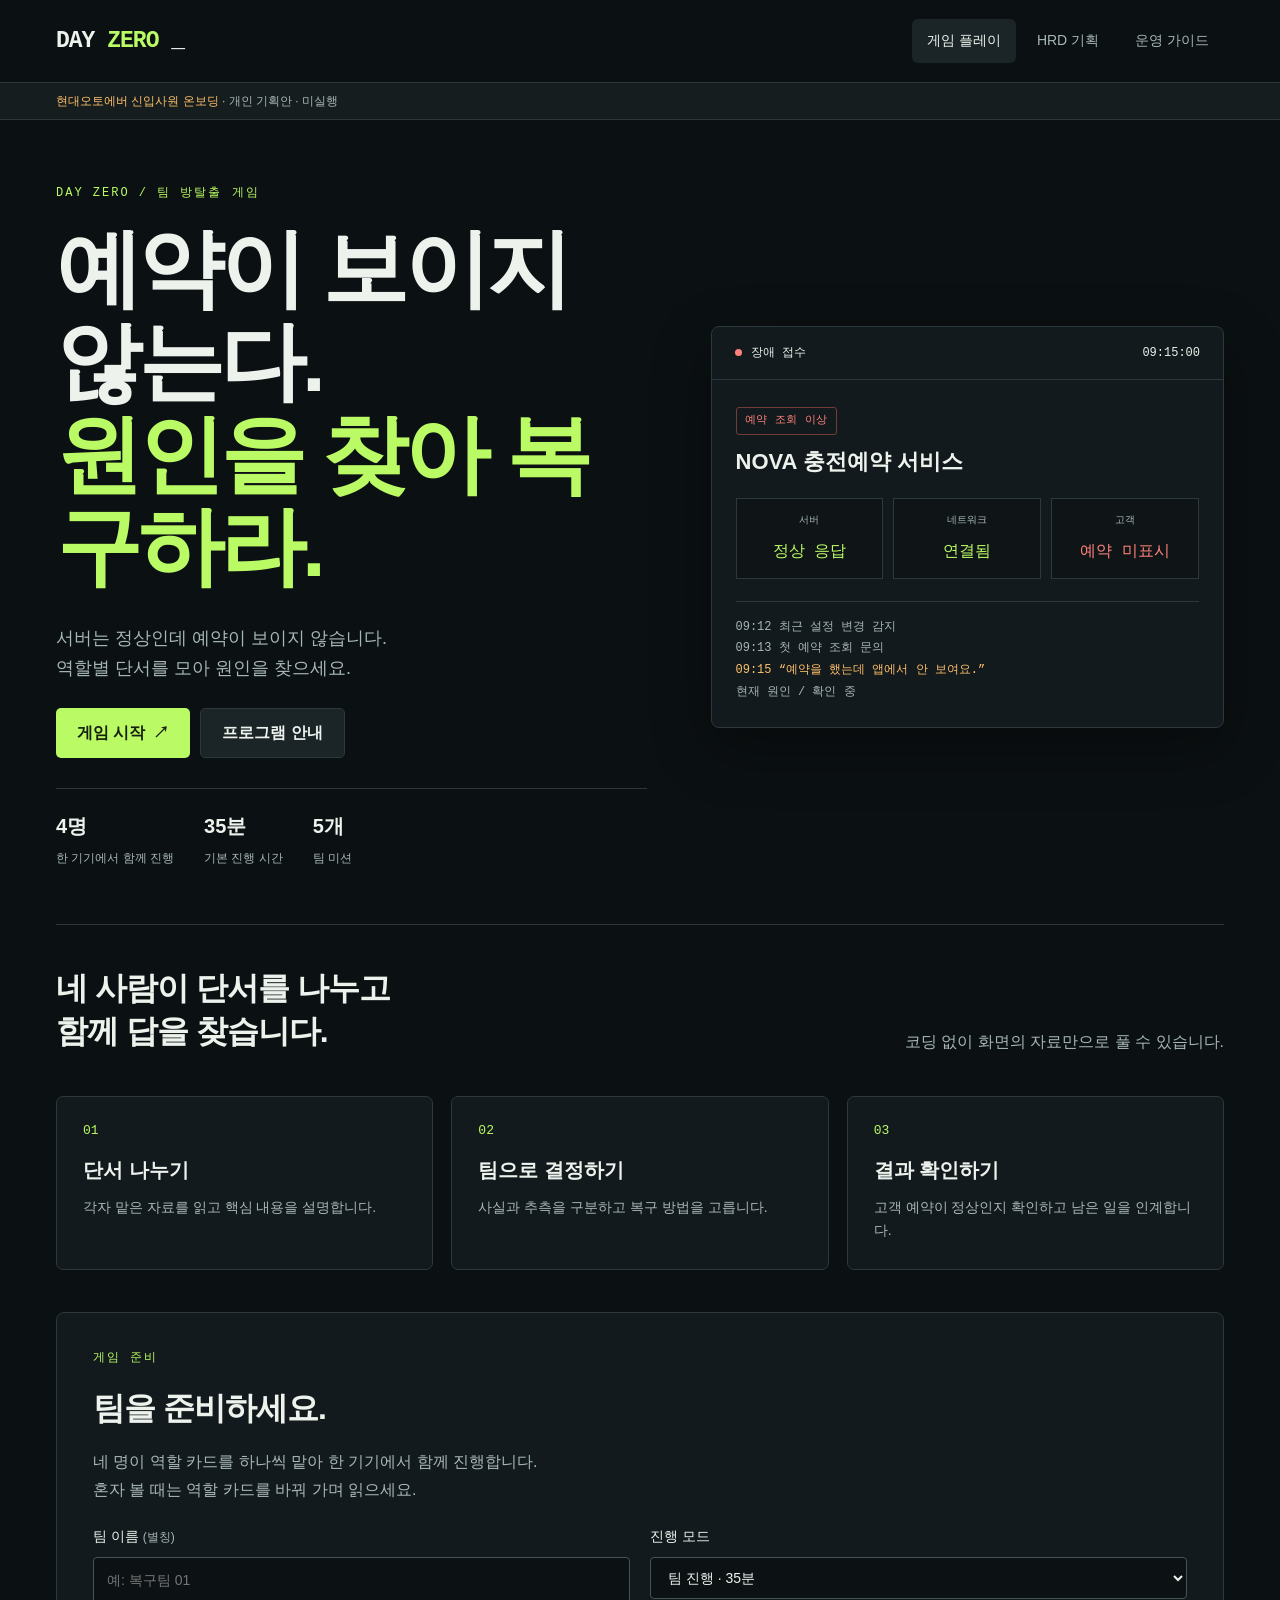
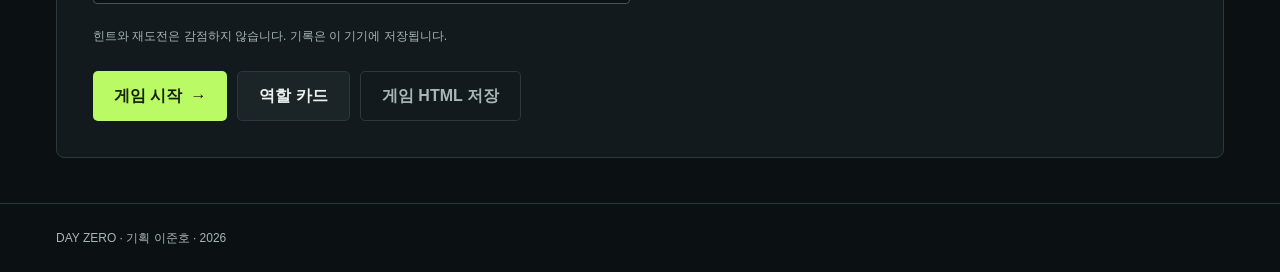
<file: day-zero/index.html>
<!DOCTYPE html>
<html lang="ko"><head><meta charset="UTF-8"><meta name="viewport" content="width=device-width, initial-scale=1"><meta name="description" content="DAY ZERO: 현대오토에버 신입사원 온보딩 개인 기획안. 팀으로 장애를 해결하는 웹 게임과 진행 안내."><meta name="color-scheme" content="dark light"><title>DAY ZERO — 시스템을 복구하라</title><style>
:root{--bg:#0b1012;--panel:#131a1d;--panel2:#1b2427;--border:#2c383b;--ink:#edf2ed;--muted:#a7b6b7;--green:#bafa64;--amber:#ffc16a;--red:#ff827b;--mono:Consolas,"SFMono-Regular",monospace}
*{box-sizing:border-box}html{scroll-behavior:smooth}body{margin:0;background:var(--bg);color:var(--ink);font:16px/1.7 "Malgun Gothic","Apple SD Gothic Neo",Arial,sans-serif}button,input,select,textarea{font:inherit}button,a,input,select,textarea{outline-offset:5px}button:focus-visible,a:focus-visible{outline:2px solid var(--green)}button{cursor:pointer}button:disabled{cursor:not-allowed;opacity:.42}a{color:var(--green)}button{border:0}.wrap{max-width:1240px;margin:auto;padding:0 36px}header{border-bottom:1px solid var(--border);background:var(--bg);position:sticky;top:0;z-index:30}.header-inner{display:flex;justify-content:space-between;align-items:center;gap:24px;min-height:82px}.brand{font:900 23px/1 var(--mono);letter-spacing:-1px;color:var(--ink);background:none;padding:14px 0}.brand b{color:var(--green)}nav{display:flex;gap:6px}nav button{color:var(--muted);background:none;padding:10px 15px;border-radius:6px;font-size:14px}nav button[aria-current=page]{background:var(--panel2);color:var(--ink)}.proposal{background:#161d1e;color:var(--muted);font-size:12px;border-bottom:1px solid var(--border)}.proposal .wrap{padding-top:8px;padding-bottom:8px}.proposal b{color:var(--amber);font-weight:500}.kicker{font:12px/1.5 var(--mono);letter-spacing:2px;color:var(--green);margin-bottom:20px}.muted{color:var(--muted)}h1,h2,h3,p{margin-top:0}h1{font-size:clamp(48px,6.7vw,88px);line-height:1.08;letter-spacing:-4px;font-weight:800;margin-bottom:30px}h2{font-size:32px;line-height:1.35;letter-spacing:-1px;margin-bottom:18px}h3{font-size:20px;line-height:1.4;margin-bottom:12px}.hero{padding:64px 0 54px;display:grid;grid-template-columns:1.15fr 1fr;gap:64px;align-items:center}.hero h1 em{color:var(--green);font-style:normal}.hero-lead{font-size:18px;color:var(--muted);max-width:540px}.badge{font:11px/1.4 var(--mono);letter-spacing:.5px;padding:5px 8px;border:1px solid var(--border);border-radius:3px;display:inline-block;color:var(--muted)}.badge.live{color:var(--red);border-color:#733c38}.incident-card{border:1px solid var(--border);border-radius:8px;background:var(--panel);overflow:hidden;box-shadow:0 20px 60px #0005}.incident-bar{display:flex;justify-content:space-between;border-bottom:1px solid var(--border);padding:17px 23px;font:12px/1.5 var(--mono)}.status-dot{display:inline-block;width:7px;height:7px;border-radius:50%;background:var(--red);margin-right:9px}.incident-body{padding:24px}.incident-body h3{font-size:22px;margin:12px 0 20px}.linegrid{display:grid;grid-template-columns:repeat(3,1fr);gap:10px;margin-bottom:22px}.signal{border:1px solid var(--border);padding:14px 10px;text-align:center;background:#0f1517}.signal span{display:block;font:10px var(--mono);color:var(--muted);margin-bottom:10px}.signal b{font:16px var(--mono)}.signal.good b{color:var(--green)}.signal.bad b{color:var(--red)}.log{border-top:1px solid var(--border);font:12px/1.8 var(--mono);color:var(--muted);padding-top:15px}.log .critical{color:var(--amber)}.hero-facts{display:flex;gap:30px;margin-top:30px;border-top:1px solid var(--border);padding-top:20px}.hero-facts b{display:block;color:var(--ink);font-size:20px}.hero-facts span{color:var(--muted);font-size:12px}.btn{padding:12px 21px;border-radius:5px;background:var(--green);color:#17200e;font-weight:700;display:inline-flex;align-items:center;justify-content:center;gap:8px;line-height:1.5;text-decoration:none}.btn.secondary{background:var(--panel2);color:var(--ink);border:1px solid var(--border)}.btn.ghost{background:none;color:var(--muted);border:1px solid var(--border)}.btn.warn{background:var(--amber);color:#31200a}.btn.small{padding:8px 13px;font-size:13px}.actions{display:flex;flex-wrap:wrap;gap:10px;margin-top:24px}.section{padding:42px 0;border-top:1px solid var(--border)}.sectionhead{display:flex;justify-content:space-between;align-items:end;gap:20px;margin-bottom:24px}.grid3{display:grid;grid-template-columns:repeat(3,1fr);gap:18px}.grid2{display:grid;grid-template-columns:repeat(2,1fr);gap:22px}.card{padding:26px;background:var(--panel);border:1px solid var(--border);border-radius:7px}.card p:last-child{margin-bottom:0}.card .num{font:13px var(--mono);color:var(--green);display:block;margin-bottom:18px}.card p{font-size:14px;color:var(--muted)}.setup{padding:36px;background:var(--panel);border:1px solid var(--border);border-radius:8px;margin-bottom:45px}.setup-fields{display:grid;grid-template-columns:1fr 1fr;gap:20px;margin:22px 0}label{display:block;font-size:14px}input,select,textarea{width:100%;background:#0c1214;color:var(--ink);border:1px solid #455457;border-radius:4px;padding:11px 13px;margin-top:8px}select{color-scheme:dark}textarea{resize:vertical;min-height:95px}.note{border-left:3px solid var(--green);padding:14px 18px;background:#1c2521;font-size:14px;color:var(--muted);margin:20px 0}.note.warn{border-color:var(--amber);background:#282318}.note.error{border-color:var(--red);background:#2b1c1c}.note b{color:var(--ink)}footer{border-top:1px solid var(--border);padding:24px 0;margin-top:35px;font-size:12px;color:var(--muted)}.game-top{display:flex;align-items:center;justify-content:space-between;gap:20px;padding:27px 0}.game-top .label{font:12px var(--mono);color:var(--muted)}.timer{font:32px/1.1 var(--mono);color:var(--green);letter-spacing:1px;font-variant-numeric:tabular-nums}.timer.low{color:var(--red)}.timer-controls{display:flex;align-items:center;gap:16px}.progress-track{height:4px;background:var(--panel2);border-radius:3px}.progress-fill{height:100%;background:var(--green);transition:width .3s}.stage-list{display:flex;justify-content:space-between;margin:16px 0 30px;gap:8px}.stage-list span{color:var(--muted);font-size:12px;line-height:1.4}.stage-list span.active{color:var(--green)}.stage-list span.done{color:var(--ink)}.game-grid{display:grid;grid-template-columns:1.3fr .85fr;gap:24px;align-items:start}.mission-header{margin-bottom:24px}.mission-header h2{font-size:36px}.mission-header p{color:var(--muted)}.role-tabs{display:grid;grid-template-columns:repeat(4,1fr);gap:5px;margin-bottom:16px}.role-tabs button{padding:10px 4px;color:var(--muted);background:var(--panel2);font-size:12px;border:1px solid var(--border);border-radius:4px}.role-tabs button.active{color:var(--green);border-color:var(--green)}.role-tabs button span{display:block;font:10px var(--mono);margin-bottom:4px}.evidence{padding:24px;border:1px solid var(--border);border-radius:7px;background:var(--panel);min-height:270px}.evidence header{position:static;background:none;margin-bottom:15px;padding-bottom:12px}.evidence header p{font-size:11px;letter-spacing:1px;font-family:var(--mono);color:var(--green);margin:0}.evidence h3{font-size:19px}.evidence p{color:var(--muted);font-size:14px}.evidence .document{font:13px/1.8 var(--mono);padding:14px;background:#0b1113;white-space:pre-wrap;color:#d0dcdb;margin:18px 0;border:1px solid #253236;border-radius:4px}.shareline{display:flex;justify-content:space-between;align-items:center;gap:12px;margin-top:20px}.shareline span{font-size:12px;color:var(--muted)}.decision{padding:26px;background:#18221e;border:1px solid #3e513c;border-radius:7px}.decision h3{font-size:19px}.decision .brief{font-size:14px;color:var(--muted);margin-bottom:20px}.map-row{display:grid;grid-template-columns:1fr 140px;align-items:center;gap:12px;padding:10px 0;border-bottom:1px solid var(--border);font-size:13px}.map-row select{margin:0;font-size:13px;padding:8px}.choice{display:block;padding:15px 15px 15px 43px;border:1px solid #40514c;border-radius:5px;margin:12px 0;background:#111a17;position:relative;cursor:pointer;font-size:14px}.choice input{width:18px;height:18px;padding:0;position:absolute;left:14px;top:18px;margin:0;accent-color:var(--green)}.choice span{display:block;color:var(--muted);font-size:12px;margin-top:6px}.choice:has(input:checked){border-color:var(--green);background:#223322}.smalltext{font-size:12px;color:var(--muted)}.gating{font-size:12px;color:var(--amber);margin-top:15px}.game-sidebar{padding:23px;border:1px solid var(--border);border-radius:7px;background:var(--panel);margin-top:22px}.game-sidebar h3{font-size:14px}.ledger{list-style:none;padding:0;margin:0;font-size:12px;color:var(--muted)}.ledger li{padding:8px 0;border-bottom:1px solid var(--border)}details{border:1px solid var(--border);border-radius:5px;padding:16px 20px;margin:14px 0;background:var(--panel)}summary{cursor:pointer;color:var(--ink);font-weight:600}details p,details ul{font-size:14px;color:var(--muted);margin-top:16px}.doc{max-width:970px;margin:0 auto;padding:48px 0}.doc h1{font-size:48px;letter-spacing:-2px}.doc h2{margin-top:42px;font-size:27px}.doc p,.doc li{color:var(--muted);font-size:15px}.doc strong{color:var(--ink)}.doc .intro{font-size:18px;max-width:780px}.doc ul,.doc ol{padding-left:22px}.doc li{margin:8px 0}.doc table{width:100%;border-collapse:collapse;font-size:13px;margin:22px 0}.doc th{text-align:left;color:var(--ink);font-weight:600;background:var(--panel2);padding:13px}.doc td{color:var(--muted);padding:13px;border-bottom:1px solid var(--border);vertical-align:top}.table-scroll{overflow-x:auto}.doc .metric{font:38px var(--mono);color:var(--green)}.doc .card p{font-size:13px}.doc .tag{display:inline-block;font-size:11px;border:1px solid var(--border);padding:4px 8px;border-radius:3px;margin-right:8px}.briefing{border:1px solid #745a2b;background:#221e15;padding:20px;border-radius:6px;color:var(--amber);margin:22px 0}.briefing p{color:#e7ce9f;font-size:14px}.hintbox{margin:20px 0;border-top:1px solid var(--border);padding-top:18px}.hintbox p{font-size:13px;color:var(--muted)}.result{padding:48px 0}.result h1{font-size:56px;letter-spacing:-2px}.result .score{font:52px var(--mono);color:var(--green);margin:16px 0}.result .grid3{margin:28px 0}.bar{height:7px;background:var(--panel2);border-radius:7px;margin:12px 0}.bar i{display:block;height:100%;background:var(--green);border-radius:7px}.result .dimension{font-size:13px;margin:20px 0}.result .dimension span{float:right}.quiz-q{margin:25px 0;padding:20px;border-bottom:1px solid var(--border)}.notice-fixed{background:#2a2416;border:1px solid #745a2b;padding:18px;border-radius:6px;margin:16px 0}.toast{position:fixed;bottom:24px;left:50%;transform:translateX(-50%);max-width:90%;padding:13px 21px;border:1px solid var(--border);border-radius:6px;background:#213223;color:var(--ink);font-size:14px;z-index:80}.hide{display:none!important}.role-sheet{padding:25px;border:1px solid var(--border);margin:20px 0;break-inside:avoid}.role-sheet h3{font-size:22px}.role-sheet h4{margin:24px 0 8px;color:var(--green);font-size:15px}.role-sheet pre{white-space:pre-wrap;font-size:12px;color:var(--muted)}.skip{position:absolute;top:-60px;left:10px;background:var(--green);color:#000;padding:10px;z-index:99}.skip:focus{top:8px}.danger-text{color:var(--red)}.inline-row{display:flex;align-items:center;gap:12px;flex-wrap:wrap}.pill{display:inline-block;padding:4px 10px;background:#283728;border-radius:30px;color:var(--green);font-size:12px}.learning{margin:28px 0}.no-print{}.glossary-grid{display:grid;grid-template-columns:1fr 1fr;gap:0 22px}
@media(max-width:950px){.hero{gap:25px;grid-template-columns:1fr 1fr}.game-grid{grid-template-columns:1fr}.grid3{grid-template-columns:1fr}.hero h1{font-size:64px}.card{padding:22px}.decision{margin-bottom:15px}.doc h1{font-size:38px}}
@media(max-width:650px){.wrap{padding:0 18px}.header-inner{min-height:72px;gap:8px;flex-wrap:wrap;padding-top:12px;padding-bottom:12px}.brand{font-size:20px;padding:0}nav{gap:0}nav button{padding:8px 10px;font-size:12px}.proposal{font-size:11px}.hero{grid-template-columns:1fr;padding:36px 0;gap:26px}.hero h1{font-size:59px;letter-spacing:-3px}.hero-lead{font-size:16px}.hero-facts{gap:25px}.grid2,.setup-fields{grid-template-columns:1fr}.setup{padding:22px}.game-top{align-items:start}.timer{font-size:27px}.timer-controls{gap:8px;flex-wrap:wrap;justify-content:end}.stage-list span{font-size:10px}.mission-header h2{font-size:29px}.role-tabs button{font-size:11px;padding:10px 3px}.evidence,.decision{padding:20px}.shareline{flex-wrap:wrap}.map-row{grid-template-columns:1fr 120px}.doc{padding:32px 0}.doc h1{font-size:34px}.doc table{min-width:650px}.sectionhead{align-items:start;flex-direction:column}.result h1{font-size:40px}.glossary-grid{grid-template-columns:1fr}}
@media(prefers-reduced-motion:reduce){*{scroll-behavior:auto!important;transition:none!important;animation:none!important}}
@media print{body{background:white;color:#111;font-size:10pt}header,.proposal,footer,.no-print,.toast,nav,.btn{display:none!important}.wrap{max-width:none;padding:0}.doc{padding:0;max-width:none}.doc h1{font-size:24pt}.doc h2{font-size:17pt;break-after:avoid}.doc h3{font-size:13pt;break-after:avoid}.doc p,.doc li,.doc td,.doc th,.muted,.smalltext,.role-sheet pre{color:#222;font-size:10pt}.doc strong{color:#111}.card,details,.note,.role-sheet{background:white;border:1px solid #aaa;box-shadow:none}.table-scroll{overflow:visible}.doc table{min-width:0;font-size:9pt}.doc td,.doc th{padding:7pt;color:#111}.doc th{background:#eee}.doc .metric,.role-sheet h4{color:#111}.grid2,.grid3{display:block}.card{margin-bottom:14px;break-inside:avoid}details{break-inside:avoid}.role-sheet{page-break-after:always}.role-sheet:last-child{page-break-after:auto}.kicker{color:#111}.briefing{background:#fff;border:1px solid #888}.briefing p{color:#111}a{color:#111;text-decoration:underline}h2{break-after:avoid}tr{break-inside:avoid}.result{padding:0}.result h1{font-size:24pt}.bar i{background:#333}.result .score{color:#111}}
</style></head><body><a class="skip" href="#app">본문으로 이동</a><header><div class="wrap header-inner"><button class="brand" data-nav="home" aria-label="DAY ZERO 시작 화면">DAY <b>ZERO</b><span aria-hidden="true"> _</span></button><nav aria-label="주 메뉴"><button data-nav="game">게임 플레이</button><button data-nav="proposal">HRD 기획</button><button data-nav="guide">운영 가이드</button></nav></div></header><div class="proposal"><div class="wrap"><b>현대오토에버 신입사원 온보딩</b> · 개인 기획안 · 미실행</div></div><main id="app" class="wrap"></main><footer><div class="wrap">DAY ZERO · 기획 이준호 · 2026</div></footer><noscript>이 게임을 플레이하려면 브라우저에서 JavaScript를 활성화해주세요.</noscript><script>const roles=[{"code":"OPS","name":"운영 담당","desc":"서비스 상태와 고객 영향을 확인합니다."},{"code":"BUILD","name":"구축 담당","desc":"변경 기록과 시스템 연결을 확인합니다."},{"code":"CHECK","name":"차량·품질 담당","desc":"고객 기능과 검증 기준을 확인합니다."},{"code":"LINK","name":"고객 지원 담당","desc":"고객 안내와 협업 요청을 정리합니다."}];
const missions=[{"id":"map","title":"관련 업무를 찾아 연결하세요","label":"업무 구분","story":"예약 조회 장애가 접수됐습니다. 세 업무 자료를 읽고, 필요한 담당을 순서대로 연결하세요.","task":"업무를 구분한 뒤 안내된 순서대로 서류함 번호를 입력하세요.","learning":"SI·ITO·차량 SW의 역할을 사례로 구분합니다.","docs":[{"tag":"DOCUMENT O-01","title":"운영 인수 메모","text":"새 시스템을 만든 뒤에는 서비스를 안정적으로 운영하고 장애에 대응합니다. 이번 접수는 운영 화면에서 시작됐습니다.","log":"서류함 2\n업무: 기존 서비스 상태 감시, 장애 대응, 운영\n분류: ITO (IT Outsourcing)"},{"tag":"DOCUMENT B-01","title":"시스템 구축 계약","text":"고객 요구를 분석하고 시스템을 설계·연결해 구축합니다. 변경 이슈가 의심되면 구축 담당과 함께 확인합니다.","log":"서류함 4\n업무: 고객 요구 분석, 시스템 설계와 통합 구축\n분류: SI (System Integration)"},{"tag":"DOCUMENT Q-01","title":"차량 SW 검증 계획","text":"차량 소프트웨어와 서버 서비스는 연결되어 있습니다. 고객 기능을 확인할 때 차량·품질 기준도 살핍니다.","log":"서류함 7\n업무: 차량 소프트웨어 개발과 검증\n분류: 차량 SW"},{"tag":"DOCUMENT L-01","title":"서류함 안내","text":"서류함 번호를 구축 → 운영 → 차량 SW 순서로 연결하세요.","log":"순서: 구축 → 운영 → 차량 SW\n번호 세 개를 이어 입력하세요."}],"hints":["새 시스템을 만드는 일과 기존 서비스를 운영하는 일을 구분하세요.","SI는 4번, ITO는 2번, 차량 SW는 7번입니다. 안내된 순서대로 입력하세요."]},{"id":"triage","title":"고객에게 어떤 영향이 있나","label":"고객 영향","story":"09:15. 예약 내역이 보이지 않는다는 문의가 들어왔습니다. 서버는 응답하지만 원인은 아직 확인되지 않았습니다.","task":"확인된 사실에 따라 첫 대응을 고르세요.","learning":"사실과 추측을 구분하고, 영향 범위와 협업 요청을 정합니다.","docs":[{"tag":"SIGNAL O-02","title":"서버 상태 화면","text":"서버는 정상 응답하지만 예약 확인 화면에 오류가 접수됐습니다. 전체 서비스가 중단됐다고 볼 근거는 없습니다.","log":"09:10 상태 확인: 정상\n09:12 예약 조회 이상 감지\n09:15 예약을 했는데 앱에서 보이지 않음\n확인된 영향: 충전예약 조회"},{"tag":"CHANGE B-02","title":"담당자 메시지","text":"최근 설정 변경 기록이 있습니다. 무엇이 바뀌었는지 개발 담당이 확인할 수 있습니다. 정상 지표만 보고 고객 문제를 종료할 수는 없습니다.","log":"09:12 설정 변경 기록 존재\n변경 내용: 확인 중\n요청 가능한 일: 변경 전후 비교, 가설 확인"},{"tag":"SCOPE Q-02","title":"검증 범위 메모","text":"현재 확인된 문제는 예약 조회입니다. 차량 제어 기능에 이상이 있다는 근거는 없습니다.","log":"차량 제어 기능: 이상 신고 없음\n예약 조회: 추가 확인 필요"},{"tag":"CUSTOMER L-02","title":"고객 지원 요청","text":"고객에게는 발생 시각과 증상을 알립니다. 이름과 연락처는 공유하지 않습니다.","log":"공유할 내용: 발생 시각, 예약 증상, 익명 사례\n공유하지 않을 내용: 고객 이름과 연락처\n다음 안내: 09:25"}],"choices":[{"id":"contain","title":"예약 조회 영향을 줄이고 관련 담당자를 연결한다","desc":"확인된 증상과 다음 안내 시각을 공유한다.","feedback":"예약 조회 문제를 확인하고 운영·개발·검증·고객 담당을 연결했습니다. 다음 안내 시각을 정하고 최근 변경 기록을 확인하세요.","points":4},{"id":"deny","title":"서버가 정상이므로 고객의 사용 실수로 안내한다","desc":"장애 대응은 멈추고 앱 재설치를 요청한다.","feedback":"예약 문의가 다시 들어왔습니다. 서버 응답과 고객 화면을 각각 확인하고 관련 담당자를 연결하세요.","points":0},{"id":"broadcast","title":"모든 기능이 중단됐다고 알리고 문의 원문을 공유한다","desc":"영향 범위와 개인정보를 확인하기 전에 넓게 알린다.","feedback":"확인되지 않은 범위와 고객 정보가 공유됐습니다. 안내 범위를 바로잡고 필요한 정보만 전달하세요.","points":0}],"hints":["서버 응답과 고객 화면을 따로 확인하세요.","문제 범위를 좁히고 필요한 담당자를 연결하세요. 고객 이름과 연락처는 공유하지 않습니다."]},{"id":"trace","title":"원인이 된 변경 찾기","label":"원인 찾기","story":"관리 화면은 정상입니다. 변경 기록과 앱의 표시 기준을 비교해 예약이 보이지 않는 이유를 찾아보세요.","task":"가장 근거 있는 원인을 고르고, 변경 시각을 입력하세요.","learning":"여러 역할의 자료를 연결해 원인과 근거를 설명합니다.","docs":[{"tag":"LOG O-03","title":"운영 조회 기록","text":"서버는 응답하고 있지만 앱은 그 응답을 받아 표시하지 않습니다. 연결이 끊겼다고만 설명하면 이 차이를 놓칩니다.","log":"09:11 예약 조회: HTTP 200, 데이터 나이 12초\n09:13 예약 조회: HTTP 200, 데이터 나이 65초\nHTTP 200 = 요청 처리 응답. 고객 기능의 정상 여부는 별도 확인."},{"tag":"LOG B-03","title":"변경 이력","text":"서버가 전에 조회한 결과를 다시 쓰는 시간을 늘렸습니다. 캐시는 이전 데이터를 잠시 보관하는 방식입니다.","log":"09:08 화면 문구 수정\n09:12 조회 캐시 재사용 시간: 20초 → 80초\n09:14 담당자 메모 저장\n서버 증설/중단 기록: 없음"},{"tag":"RULE Q-03","title":"앱의 유효성 기준","text":"앱은 30초보다 오래된 예약 결과를 표시하지 않습니다. 응답 상태와 데이터가 최신인지 함께 확인합니다.","log":"앱 표시 기준: 데이터 나이 30초 이하\n09:13 수신 데이터: 65초 경과 → 표시하지 않음\n차량 제어 SW 변경: 없음"},{"tag":"CLUE L-03","title":"첫 신고 타임라인","text":"화면 문구 변경은 예약이 보이지 않는 증상을 설명하지 못합니다. 변경 기록과 앱의 기준을 비교하세요.","log":"09:11 정상 표시 확인\n09:13 첫 예약 미표시 신고\n입력할 값: 원인과 관련된 변경 시각 HHMM"}],"hints":["앱이 오래된 데이터를 표시하지 않는 기준을 확인하세요.","캐시는 80초, 앱 기준은 30초입니다. 설정 변경 시각은 09:12입니다."]},{"id":"restore","title":"어떻게 복구할까","label":"복구 계획","story":"원인 후보를 찾았습니다. 고객 안내 시각이 다가옵니다. 적용 범위와 확인 방법을 정하세요.","task":"검증, 승인, 고객 영향과 중단 조건을 살펴 복구 계획을 고르세요.","learning":"검증·승인·단계 적용·중단 조건을 포함해 복구 계획을 판단합니다.","docs":[{"tag":"PLAN O-04","title":"운영 담당의 조건","text":"다시 문제가 생기면 적용을 멈추고 승인된 이전 설정으로 되돌릴 수 있어야 합니다. 상태 감시를 끄면 악화를 놓칠 수 있습니다.","log":"필요 조건: 상태 감시 / 영향 확인 / 중단 기준\n중단 기준: 예약 표시 실패가 다시 확인됨"},{"tag":"PLAN B-04","title":"개발 담당의 수정안","text":"승인된 이전 설정은 캐시 재사용 20초입니다. 수정안을 검증 환경에서 확인한 뒤 일부 이용 범위부터 적용할 수 있습니다.","log":"확인할 설정: 캐시 20초\n적용: 일부 범위에서 확인한 뒤 확대"},{"tag":"PLAN Q-04","title":"복구 확인 목록","text":"성공 응답만 확인하면 같은 문제가 다시 남을 수 있습니다. 고객이 예약 결과를 볼 수 있는지와 데이터 나이를 함께 확인해야 합니다.","log":"[ ] HTTP 응답 확인\n[ ] 데이터 나이 30초 이하\n[ ] 앱에서 예약 결과 표시\n[ ] 이상 발생 시 적용 중단·되돌림"},{"tag":"PLAN L-04","title":"고객 안내 초안","text":"확인 중인 원인과 조치 상태를 구분해 말합니다. 검증이 끝나기 전에 ‘완전 복구’라고 알리지 않습니다.","log":"안내 예시: 예약 조회 이상을 확인했습니다.\n설정을 조정하고 있습니다. 확인 후 다시 안내하겠습니다."}],"choices":[{"id":"staged","title":"이전 설정을 검증하고 승인 후 일부 범위부터 적용한다","desc":"고객 기능을 확인하면서 단계적으로 확대하고, 이상 시 중단한다.","feedback":"이전 설정을 확인하고 일부 범위에 적용해 예약 조회를 확인했습니다. 이제 실제 예약 기록도 맞는지 살펴보세요.","points":4},{"id":"fast","title":"즉시 전체 재시작하고 상태 감시는 잠시 끈다","desc":"성공 응답만 확인한 뒤 복구 완료를 알린다.","feedback":"전체 재시작으로 조회는 돌아왔지만 기록 확인과 검증이 빠졌습니다. 성급한 완료 안내도 바로잡아야 합니다.","points":0},{"id":"hold","title":"문제 기능 이용을 제한하고 검증과 승인부터 확보한다","desc":"일부 불편을 감수하며 안내를 유지하고, 확인 후 조치를 적용한다.","feedback":"영향을 줄이고 검증을 확보하는 계획입니다. 제한으로 생긴 고객 불편과 다음 확인 시점을 함께 안내해야 합니다. 제한을 해제할 기준도 필요합니다.","points":3}],"hints":["기능 검증과 되돌릴 조건이 있는 계획을 고르세요.","일부 범위부터 적용하고, 이상이 생기면 중단하는 방법이 있습니다."]},{"id":"verify","title":"예약이 제대로 돌아왔나","label":"최종 확인","story":"09:24. 예약 조회가 돌아왔습니다. 그런데 고객에게 확인 메시지가 두 번 갔습니다. 조회뿐 아니라 예약 기록도 확인하세요.","task":"고객 예약을 확인하고, 필요한 후속 조치 세 가지를 고르세요.","learning":"고객 결과를 확인하고 남은 문제와 후속 담당자를 기록합니다.","docs":[{"tag":"RESULT O-05","title":"복구 직후 대시보드","text":"조회 상태는 돌아왔습니다. 그러나 신규 예약 기록에는 같은 요청에서 비롯된 중복 항목이 있습니다. 상태 지표만으로 종료하면 누락됩니다.","log":"HTTP 응답: 정상\n데이터 나이: 15초\n예약 요청 R-87: 확인 기록 2건\n조회 복구와 기록 확인은 별개"},{"tag":"RESULT B-05","title":"재시도 요청 기록","text":"이용자가 예약 버튼을 다시 눌러 요청이 재시도됐습니다. 같은 요청이 두 번 처리되지 않도록 확인해야 합니다.","log":"요청 R-87 / 재시도 1회\n동일 요청의 기록 2건 발견\n필요: 원본 보존, 중복 여부 확인, 담당 승인 아래 정정\n조치: 원인을 추측해 기록을 바로 지우지 않는다."},{"tag":"RESULT Q-05","title":"고객 기능 최종 확인","text":"요청 한 건에 예약 기록 한 건이 남았는지 확인합니다. 기록을 정정한 뒤 고객 화면과 처리 내역을 다시 살펴보세요.","log":"최종 기준: 고객 요청 1개에 유효한 예약 1개\n후속 검증: 중복 방지 / 정상 예약 표시 / 정정 이력\n인수인계: 남은 항목, 담당자, 다음 확인 시점"},{"tag":"RESULT L-05","title":"새로 도착한 고객 메시지","text":"복구 상태와 다음 조치를 고객에게 알립니다. 관련 담당자에게 필요한 정보만 전달하세요.","log":"고객 메시지: 예약 확인이 두 개 왔어요.\n공유 정보: 익명 요청 ID R-87, 중복 증상, 처리 상태\n개인정보 원문은 추가로 공유할 필요 없음."}],"choices":[{"id":"reconcile","title":"해당 요청을 보존하고 담당자와 기록을 대조한다","desc":"다른 정상 기능의 이용을 불필요하게 중단하지 않는다."},{"id":"retest","title":"승인된 정정 후 고객 화면과 중복 방지를 다시 확인한다","desc":"고객이 실제로 얻는 예약 결과를 확인한다."},{"id":"handover","title":"영향, 조치, 남은 일과 다음 안내 시각을 기록한다","desc":"필요한 정보만 공유하고 고객에게 상태를 알린다."},{"id":"erase","title":"중복으로 보이는 기록을 즉시 삭제하고 완료 공지를 낸다","desc":"담당 승인과 원본 확인을 생략한다."},{"id":"ignore","title":"초록색 상태 화면을 근거로 문의를 종료한다","desc":"고객 결과 확인은 다음 근무자에게 맡긴다."}],"hints":["예약 조회가 정상이어도 예약 기록이 맞다는 뜻은 아닙니다.","기록 대조, 정정 후 재확인, 다음 담당자에게 인계하세요."]}];
const quiz=[{"q":"고객 요구를 분석하고 새로운 시스템을 연결해 만드는 업무에 가장 가까운 것은?","options":["SI","ITO","고객 공지"],"correct":0,"why":"SI는 시스템 설계와 통합 구축의 관점입니다."},{"q":"서버가 정상 응답하는데 고객이 예약을 확인할 수 없다면?","options":["고객 사용 실수로 결론낸다","고객 기능과 영향 범위를 추가 확인한다","모든 차량 제어 기능의 장애를 공지한다"],"correct":1,"why":"기술 지표와 고객 기능은 따로 확인해야 합니다."},{"q":"여러 담당자에게 장애 사례를 전달할 때 적절한 정보는?","options":["고객 이름과 연락처가 있는 문의 원문","확인되지 않은 전체 장애 추정","발생 시점, 증상, 익명화한 요청 사례"],"correct":2,"why":"협업에 필요한 정보만 전달하고 사실과 추측을 구분합니다."},{"q":"설정을 바꾸기 전에 필요한 계획은?","options":["검증, 승인, 적용 범위와 중단·되돌림 조건","가장 빠른 전체 재시작","상태 감시를 끄고 완료 안내"],"correct":0,"why":"복구 속도와 함께 재발과 추가 영향을 관리할 계획이 필요합니다."},{"q":"복구 후 인수인계에 포함할 것은?","options":["정상이라는 한 문장","영향, 조치, 미해결 항목, 담당자, 다음 확인 시점","책임이 있을 것으로 추정되는 사람의 이름"],"correct":1,"why":"남은 문제를 이어 처리할 수 있는 정보를 남깁니다."}];
const PROPOSAL="<div class=\"doc\">\n<div class=\"kicker\">DAY ZERO / 프로그램 기획안</div>\n<h1>첫날, 함께 장애를 해결하며<br>우리 업무를 익힙니다.</h1>\n<p class=\"intro\">신입사원 4명이 역할별 단서를 모아 예약 장애를 해결하는 75분 온보딩 활동입니다. 회사의 사업과 부서 간 협업을 게임으로 익힙니다.</p>\n<div class=\"actions no-print\"><button class=\"btn\" data-nav=\"game\">게임 시작</button><button class=\"btn secondary\" data-nav=\"guide\">진행자 안내</button><button class=\"btn ghost\" data-action=\"print\">기획안 인쇄</button></div>\n<h2>기획 배경</h2>\n<p>현대오토에버는 차량 SW부터 IT 구축·운영까지 여러 사업을 합니다. 이 프로그램은 고객의 예약 장애를 해결하며 각 업무가 어떻게 연결되는지 살펴보도록 기획했습니다.</p>\n<p>운영·구축·차량·고객 역할마다 다른 단서를 제공합니다. 팀은 정보를 모아 원인을 찾고, 복구 뒤 고객 예약까지 확인합니다.</p>\n<h2>대상과 교육 목표</h2>\n<div class=\"grid3\"><div class=\"card\"><span class=\"num\">대상</span><h3>신입사원 24명</h3><p>4명씩 6개 팀. 개발 경험이 없어도 참여할 수 있습니다.</p></div><div class=\"card\"><span class=\"num\">시점</span><h3>회사 소개 이후</h3><p>공통 온보딩에서 사업 간 연결을 익힙니다.</p></div><div class=\"card\"><span class=\"num\">목표</span><h3>근거를 말하는 협업</h3><p>단서를 공유하고, 필요한 담당자에게 확인을 요청합니다.</p></div></div>\n<div class=\"table-scroll\"><table><thead><tr><th>학습 목표</th><th>기대 행동</th><th>확인 방법</th></tr></thead><tbody><tr><td>사업 이해</td><td>SI, ITO, 차량 SW를 사례에 맞게 구분한다.</td><td>사전·사후 문항</td></tr><tr><td>근거에 따른 판단</td><td>두 가지 이상의 단서로 원인과 영향을 설명한다.</td><td>미션 2·3 관찰</td></tr><tr><td>협업 요청</td><td>필요한 담당자와 확인할 내용을 구체적으로 말한다.</td><td>팀 토론 관찰</td></tr><tr><td>고객·품질 확인</td><td>복구 뒤 고객 결과와 남은 일을 확인해 인계한다.</td><td>미션 4·5, 인수인계문</td></tr></tbody></table></div>\n<h2>75분 운영안</h2>\n<div class=\"table-scroll\"><table><thead><tr><th>시간</th><th>활동</th><th>내용</th></tr></thead><tbody><tr><td>5분</td><td>사전 문항</td><td>업무 구분과 장애 대응 기준 확인</td></tr><tr><td>10분</td><td>안내와 역할 배정</td><td>상황, 용어, 진행 방법 안내</td></tr><tr><td>35분</td><td>게임</td><td>5개 미션을 팀으로 해결</td></tr><tr><td>20분</td><td>디브리핑</td><td>선택의 근거와 다음 업무 적용 토론</td></tr><tr><td>5분</td><td>사후 문항·회고</td><td>배운 내용 확인, 개인 적용점 기록</td></tr><tr><td><strong>총 75분</strong></td><td colspan=\"2\">35분 게임 모드 기준. 12분 시연과 자유 플레이도 제공.</td></tr></tbody></table></div>\n<h2>5개 미션</h2>\n<div class=\"table-scroll\"><table><thead><tr><th>미션</th><th>진행</th><th>학습 내용</th></tr></thead><tbody><tr><td>1. 업무 구분 · 5분</td><td>업무 자료를 분류하고 암호를 푼다.</td><td>SI, ITO, 차량 SW의 역할</td></tr><tr><td>2. 고객 영향 · 6분</td><td>문의와 운영 정보를 보고 첫 대응을 고른다.</td><td>사실 확인, 영향 범위, 정보 공유</td></tr><tr><td>3. 원인 찾기 · 8분</td><td>변경 기록과 앱 기준을 연결한다.</td><td>단서를 모아 원인 가설 설명</td></tr><tr><td>4. 복구 계획 · 7분</td><td>복구 방안을 비교해 하나를 선택한다.</td><td>검증, 승인, 단계 적용, 중단 조건</td></tr><tr><td>5. 최종 확인 · 9분</td><td>중복 예약을 발견하고 후속 조치를 고른다.</td><td>고객 결과와 인수인계</td></tr></tbody></table></div>\n<h2>운영 준비</h2>\n<p><strong>인력:</strong> 진행자 1명, 관찰·지원 담당 2명. 한 관찰자가 3개 팀을 맡습니다.</p>\n<ul><li>팀별 노트북 1대, 화면, 역할 카드 4장, 메모지와 필기구</li><li>진행자용 정답표, 관찰표, 게임 파일. 인터넷 문제에 대비해 HTML 파일을 미리 저장합니다.</li><li>팀원은 역할 카드 한 장씩 맡습니다. 입력 담당은 미션마다 바꿉니다.</li><li>시간 제한 없이 진행하거나 화면을 확대할 수 있습니다. 필요하면 역할 카드를 함께 읽습니다.</li></ul>\n<h2>예산 예시</h2>\n<p>24명 1회 운영 기준입니다. 사내 공간과 기존 노트북을 사용한다고 가정했습니다.</p>\n<div class=\"table-scroll\"><table><thead><tr><th>항목</th><th>산출 기준</th><th>금액</th></tr></thead><tbody><tr><td>역할 카드·인쇄물</td><td>24명 × 500원</td><td>12,000원</td></tr><tr><td>팀별 필기구</td><td>6팀 × 3,000원</td><td>18,000원</td></tr><tr><td>다과</td><td>24명 × 5,000원</td><td>120,000원</td></tr><tr><td>예비비</td><td>직접비의 10%</td><td>15,000원</td></tr><tr><td><strong>직접비</strong></td><td>1인당 6,875원</td><td><strong>165,000원</strong></td></tr><tr><td>당일 운영 공수</td><td>3명 × 2시간 × 50,000원</td><td>300,000원</td></tr><tr><td><strong>1회 운영비</strong></td><td>직접비 + 운영 공수</td><td><strong>465,000원</strong></td></tr><tr><td>초기 설계·구현</td><td>48시간 × 50,000원</td><td>2,400,000원</td></tr></tbody></table></div>\n<p class=\"smalltext\">초기 설계 공수와 단가는 예산 검토를 위한 가정입니다. 공간 대관, 기기 대여, 참가자 인건비는 포함하지 않았습니다.</p>\n<h2>효과 확인</h2>\n<div class=\"table-scroll\"><table><thead><tr><th>시점</th><th>확인 내용</th><th>방법</th></tr></thead><tbody><tr><td>시작·종료</td><td>업무 구분과 판단 기준의 변화</td><td>개인별 5문항 비교</td></tr><tr><td>게임 중</td><td>단서 공유, 근거 설명, 구체적 요청, 인수인계</td><td>관찰표 0~2점</td></tr><tr><td>2주 뒤</td><td>업무에서 도움을 요청한 상황과 적용점</td><td>참여자·멘토 회고</td></tr></tbody></table></div>\n<p><strong>파일럿 목표:</strong> 참가자의 80% 이상이 사후 5문항 중 4문항 이상 정답, 네 역할 모두 한 번 이상 발언, 디브리핑 20분 진행. 만족도와 학습 결과는 따로 확인합니다.</p>\n<h2>도입 전 확인</h2>\n<ol><li>현업 담당자와 사업 설명, 협업 창구, 복구 판단 기준을 검토합니다.</li><li>4~8명에게 미션 이해도와 진행 시간을 확인하고 수정합니다.</li><li>24명 파일럿 뒤 사전·사후 문항과 관찰 결과를 보고 운영 여부를 판단합니다.</li></ol>\n<h2>참고 자료</h2>\n<ul><li><a href=\"https://www.hyundai-autoever.com/kor/main/index.do\" target=\"_blank\" rel=\"noopener\">현대오토에버 사업 소개</a></li><li><a href=\"https://career.hyundai-autoever.com/ko/servicesw\" target=\"_blank\" rel=\"noopener\">현대오토에버 Service SW 직무 소개</a></li><li><a href=\"https://www.hyundai-autoever.com/kor/business-area/in-vehicle-it/edge-cloud-computing/contents.do?cntnSeq=348\" target=\"_blank\" rel=\"noopener\">차량 연동 서비스</a></li><li><a href=\"https://www.hyundai-autoever.com/kor/business-area/digital-transformation/sdf/contents.do?cntnSeq=455\" target=\"_blank\" rel=\"noopener\">스마트팩토리</a></li></ul>\n</div>";
const GUIDE="<div class=\"doc\">\n<div class=\"kicker\">DAY ZERO / 진행자 안내</div>\n<h1>게임 진행 가이드</h1>\n<p class=\"intro\">4명 한 팀, 35분 플레이, 20분 디브리핑 기준입니다. 정답을 먼저 알려주기보다 팀이 단서와 판단 근거를 나누도록 도와주세요.</p>\n<div class=\"note warn\"><b>정답 포함</b><br>참가자에게는 게임 전에 이 페이지를 공유하지 마세요.</div>\n<div class=\"actions no-print\"><button class=\"btn\" data-action=\"print\">가이드 인쇄</button><button class=\"btn secondary\" data-nav=\"roles\">역할 카드</button><button class=\"btn ghost\" data-action=\"downloadGuide\">가이드 저장</button></div>\n<h2>시작 전 준비</h2>\n<ul><li>게임을 한 번 진행하고 타이머, 힌트, 재시작을 확인합니다.</li><li>팀별 기기와 역할 카드 4장을 준비합니다. 게임 파일을 내려받아 예비로 둡니다.</li><li>참여자에게 시간 제한 해제, 화면 확대, 짝 읽기 등 필요한 방식을 안내합니다.</li><li>관찰표와 사전 문항을 준비합니다. 팀 이름은 별칭으로 입력합니다.</li></ul>\n<h2>10분 안내</h2>\n<div class=\"card\"><p>“예약 조회에 문제가 생겼습니다. 네 사람은 역할별 단서를 나눠 읽고 원인을 찾은 뒤, 복구 방법을 정합니다. 각자 맡은 카드에서 핵심 내용을 찾아 팀에 설명해 주세요. 코딩은 하지 않습니다.”</p>\n<p>“확인한 사실과 추측을 나눠 말하고, 모르는 내용은 힌트나 용어 설명을 사용하세요. 결정하기 전에 네 사람의 의견을 듣겠습니다. 게임이 끝나면 왜 그렇게 판단했는지 함께 이야기하겠습니다.”</p>\n<p>“팀 이름에는 별칭을 쓰고, 고객 정보는 입력하지 마세요. 기록은 이 기기에 저장됩니다.”</p></div>\n<h2>역할과 진행</h2>\n<p>역할은 운영, 구축, 차량·품질, 고객 지원입니다. 첫 설명 담당은 미션마다 한 칸씩 바꾸고, 입력 담당도 돌아가며 맡습니다.</p>\n<div class=\"table-scroll\"><table><thead><tr><th>시점</th><th>진행자 할 일</th><th>질문 예시</th></tr></thead><tbody><tr><td>시작</td><td>역할 배정, 35분 타이머 시작</td><td>“각자 어떤 정보를 찾게 되나요?”</td></tr><tr><td>8분</td><td>아직 말하지 않은 단서가 있는지 확인</td><td>“다른 역할이 알고 있는 정보는 무엇인가요?”</td></tr><tr><td>18분</td><td>팀의 원인 가설과 근거 확인</td><td>“어떤 두 자료를 연결했나요?”</td></tr><tr><td>28분</td><td>복구 확인과 인수인계 안내</td><td>“고객 결과와 남은 일은 무엇인가요?”</td></tr><tr><td>35분</td><td>현재 상태를 기록하고 디브리핑으로 이동</td><td>미완료 팀은 인수인계부터 작성</td></tr></tbody></table></div>\n<h2>미션 정답과 진행 질문</h2>\n<details><summary>1. 업무 구분 — 암호 427</summary><p>신규 시스템 구축은 SI, 기존 서비스 운영은 ITO, 차량 소프트웨어 개발·검증은 차량 SW입니다. 번호 4 → 2 → 7을 입력합니다.</p><p>질문: “새로 만드는 일과 계속 운영하는 일을 어떤 단서로 구분했나요?”</p></details>\n<details><summary>2. 고객 영향 — 예약 조회부터 확인</summary><p>서버는 응답하지만 예약 조회가 되지 않습니다. 영향 범위를 확인하고 운영·개발·검증·고객 담당을 연결합니다. 고객 이름과 연락처는 공유하지 않습니다.</p><p>질문: “확인된 사실과 아직 모르는 내용은 무엇인가요?”</p></details>\n<details><summary>3. 원인 찾기 — 캐시 80초, 앱 기준 30초, 변경 시각 0912</summary><p>09:12에 캐시 시간이 20초에서 80초로 바뀌었습니다. 앱은 30초가 넘은 결과를 표시하지 않기 때문에 예약이 보이지 않습니다.</p><p>질문: “서버가 정상인데 앱에 예약이 보이지 않은 이유는 무엇인가요?”</p></details>\n<details><summary>4. 복구 계획 — 검증 후 단계 적용</summary><p>이전 설정을 확인하고 승인받은 뒤 일부 범위부터 적용합니다. 예약 조회를 확인하고, 이상이 생길 때 중단할 기준도 둡니다.</p><p>질문: “무엇을 확인해야 복구됐다고 말할 수 있나요?”</p></details>\n<details><summary>5. 최종 확인 — 중복 기록, 재검증, 인수인계</summary><p>예약 요청 R-87의 기록이 두 건입니다. 기록을 대조하고 정정 뒤 고객 화면을 재확인합니다. 남은 일과 다음 담당자, 안내 시각을 기록합니다.</p><p>질문: “상태 화면이 정상으로 바뀐 뒤 어떤 문제가 남았나요?”</p></details>\n<h2>20분 디브리핑</h2>\n<div class=\"table-scroll\"><table><thead><tr><th>시간</th><th>질문</th></tr></thead><tbody><tr><td>3분</td><td>가장 기억에 남는 단서나 선택은 무엇인가요?</td></tr><tr><td>6분</td><td>어떤 근거로 판단했고, 다른 역할의 정보가 생각을 바꿨나요?</td></tr><tr><td>6분</td><td>실제 업무에서 누구에게 어떤 내용을 물어봐야 할까요?</td></tr><tr><td>5분</td><td>고객에게 결과를 알리기 전 무엇을 확인하고 인계해야 하나요?</td></tr></tbody></table></div>\n<h2>인수인계 메모</h2><ol><li>확인된 영향과 사실:</li><li>조치 결과와 아직 남은 일:</li><li>다음 담당자와 확인·안내 시각:</li></ol>\n<h2>관찰표</h2>\n<p>각 항목을 0점(관찰되지 않음), 1점(질문 뒤 수행), 2점(스스로 수행)으로 기록합니다. 관찰하지 못한 항목은 ‘미관찰’로 표시합니다.</p>\n<div class=\"table-scroll\"><table><thead><tr><th>행동</th><th>점수</th><th>관찰 메모</th></tr></thead><tbody><tr><td>역할별 단서를 공유한다.</td><td>0 / 1 / 2 / 미관찰</td><td></td></tr><tr><td>두 가지 이상 근거로 판단을 설명한다.</td><td>0 / 1 / 2 / 미관찰</td><td></td></tr><tr><td>담당자와 확인할 내용을 구체적으로 요청한다.</td><td>0 / 1 / 2 / 미관찰</td><td></td></tr><tr><td>고객 결과와 남은 일을 기록한다.</td><td>0 / 1 / 2 / 미관찰</td><td></td></tr></tbody></table></div>\n<h2>사전·사후 문항</h2>\n<p>각 5문항. 시작 전에는 정답을 공개하지 않습니다.</p>\n<div class=\"table-scroll\"><table><thead><tr><th>영역</th><th>문항 A / B</th><th>선택지</th><th>정답</th></tr></thead><tbody>\n<tr><td>업무 구분</td><td>A 새 시스템을 분석·구축하는 업무는?<br>B 운영 중인 시스템의 장애를 처리하는 업무는?</td><td>SI / ITO / 차량 SW</td><td>A SI<br>B ITO</td></tr>\n<tr><td>고객 영향</td><td>A 서버가 정상인데 예약이 보이지 않으면?<br>B 예약 기록이 두 건이면?</td><td>① 사용 실수로 처리<br>② 해당 기능·기록 확인<br>③ 전체 장애 공지</td><td>②</td></tr>\n<tr><td>정보 공유</td><td>A 장애 사례를 협업 담당자에게 보낼 때?<br>B 오류를 다른 담당자에게 문의할 때?</td><td>① 고객 정보가 담긴 원문<br>② 확인되지 않은 영향 범위<br>③ 발생 시각·증상·익명 요청 ID</td><td>③</td></tr>\n<tr><td>복구 계획</td><td>A 설정을 바꾸기 전 확인할 것은?<br>B 적용 범위를 넓히기 전 확인할 것은?</td><td>① 검증·승인·중단 기준<br>② 전체 재시작<br>③ 상태 감시 중단</td><td>①</td></tr>\n<tr><td>인수인계</td><td>A 교대 때 남길 내용은?<br>B 복구 후 넘길 내용은?</td><td>① 정상이라는 한 문장<br>② 영향·조치·남은 일·담당자·시각<br>③ 책임자 추측</td><td>②</td></tr>\n</tbody></table></div><h2>기록과 예외 상황</h2>\n<ul><li>진행 기록은 사용 중인 브라우저에 저장됩니다. 결과 파일은 필요할 때 진행자가 내려받습니다.</li><li>시간이 끝나면 남은 문제를 인수인계 메모에 적고 디브리핑으로 이동합니다.</li><li>기기 문제가 생기면 타이머를 멈추고 저장한 게임 파일이나 역할 카드로 이어갑니다.</li><li>한 사람이 답을 주도하면 입력 담당을 바꾸고, 아직 말하지 않은 역할에 먼저 질문합니다.</li></ul>\n</div>";



function fresh(mode,team,now){return {version:1,mode:mode,team:team||'DAY ZERO 팀',stage:0,status:'playing',paused:false,remaining:mode==='untimed'?null:(mode==='demo'?720:2100),deadline:mode==='untimed'?null:now+(mode==='demo'?720000:2100000),startedAt:now,read:Array.from({length:5},function(){return [false,false,false,false]}),attempts:[0,0,0,0,0],firstPoints:[null,null,null,null,null],hints:[0,0,0,0,0],history:[],decisions:{},quiz:null,reflection:''};}
function timeLeft(s,now){if(s.remaining===null)return null;if(s.paused||s.status!=='playing')return Math.max(0,s.remaining);return Math.max(0,Math.ceil((s.deadline-now)/1000));}
function expire(s,now){if(s.status==='playing'&&!s.paused&&s.deadline!==null&&timeLeft(s,now)===0){s.remaining=0;s.status='timeout';s.history.push({mission:s.stage,event:'시간 종료',text:'제한시간 종료. 현재 상황을 인수인계합니다.',at:now});return true}return false;}
function pauseState(s,now){if(s.status!=='playing'||s.remaining===null)return;if(!s.paused){s.remaining=timeLeft(s,now);s.paused=true;s.deadline=null}else{s.deadline=now+s.remaining*1000;s.paused=false}}
function solve(s,a,now){if(s.status!=='playing')return {ok:false,message:'이미 종료된 세션입니다.'};if(expire(s,now))return {ok:false,timeout:true,message:'제한시간이 종료됐습니다.'};if(s.paused)return {ok:false,message:'타이머를 재개한 뒤 결정하세요.'};const i=s.stage;if(!s.read[i].every(Boolean))return {ok:false,message:'네 역할의 단서를 확인하고 팀에 공유 표시를 해주세요.'};let correct=false,p=0,text='',adv=true;
if(i===0){correct=a.si==='si'&&a.ito==='ito'&&a.sw==='sw'&&String(a.code).trim()==='427';p=correct?4:0;adv=correct;text=correct?'구축(SI) 4 → 운영(ITO) 2 → 차량 SW 7. 서로 다른 업무가 연결됩니다.':'업무 연결과 서류함 순서를 다시 확인하세요. 새로운 시스템을 만드는 것은 SI, 기존 서비스를 운영하는 것은 ITO입니다.'}
if(i===1){const ch=missions[1].choices.find(function(c){return c.id===a.choice});if(!ch)return {ok:false,message:'첫 대응을 하나 선택하세요.'};p=ch.points;correct=p===4;text=ch.feedback;s.decisions.triage=ch.id}
if(i===2){correct=a.root==='cache'&&String(a.code).trim()==='0912';p=correct?4:0;adv=correct;text=correct?'서버의 재사용 시간 80초와 앱의 허용 기준 30초가 충돌합니다. 관련 설정 변경은 09:12입니다. 아직 원인 가설이므로 복구 전 검증이 필요합니다.':'응답은 성공했지만 데이터가 오래되어 앱이 표시하지 않습니다. 관련 설정 변경의 시각과 가설을 함께 확인하세요.'}
if(i===3){const ch=missions[3].choices.find(function(c){return c.id===a.choice});if(!ch)return {ok:false,message:'복구 계획을 하나 선택하세요.'};p=ch.points;correct=p>=3;text=ch.feedback;s.decisions.restore=ch.id}
if(i===4){const v=Array.isArray(a.choices)?a.choices:[];if(v.length!==3)return {ok:false,message:'최종 조치 세 가지를 선택하세요.'};const safe=['reconcile','retest','handover'];p=safe.filter(function(x){return v.includes(x)}).length;correct=v.every(function(x){return safe.includes(x)})&&v.length===3;p=correct?4:Math.max(0,p-1);s.decisions.verify=v;text=correct?'기록을 보존해 대조하고, 승인된 정정과 재검증을 거쳐 남은 문제를 인수인계했습니다. 고객의 실제 결과까지 확인하는 복구입니다.':'원본 대조와 승인 없이 기록을 삭제하거나, 고객 결과를 확인하지 않고 종료하면 미해결 문제가 남습니다. 결과 화면에서 선택의 영향을 확인하세요.'}
s.attempts[i]++;if(s.firstPoints[i]===null)s.firstPoints[i]=p;s.history.push({mission:i,event:adv?'결정':'재검토',answer:a,points:p,text:text,at:now});if(adv){s.stage++;if(s.stage===5){s.remaining=timeLeft(s,now);s.status='complete';s.finishedAt=now}}return {ok:true,advance:adv,correct:correct,message:text,mission:i};
}
function ending(s){if(s.status==='timeout')return {title:'인수인계가 필요합니다',tag:'인수인계 필요',desc:'시간이 끝났습니다. 현재 상태와 다음에 확인할 일을 정리하세요.',tone:'warn'};
const v=s.decisions.verify||[];if(v.includes('erase')||v.includes('ignore'))return {title:'예약 기록이 남아 있습니다',tag:'미해결 항목',desc:'상태 화면은 정상이어도 예약 기록은 두 건 남아 있습니다. 기록과 고객 결과를 확인하세요.',tone:'error'};
if(s.decisions.restore==='fast')return {title:'복구 후 추가 확인이 필요합니다',tag:'추가 확인 필요',desc:'조회는 돌아왔지만 기록 확인이 빠졌습니다. 남은 항목을 정리하고 고객 안내를 바로잡으세요.',tone:'warn'};
if(s.decisions.triage!=='contain')return {title:'복구했습니다. 안내를 정정하세요',tag:'안내 정정 필요',desc:'기능과 고객 결과는 확인했습니다. 처음 전달한 안내 범위를 바로잡으세요.',tone:'warn'};
return {title:'예약까지 확인했습니다',tag:'복구 완료',desc:'예약 조회와 기록을 확인하고, 남은 일과 다음 담당자까지 정리했습니다.',tone:'good'};}


const KEY='day-zero-v1';
let standaloneQuiz=null,state=null,view='home',roleIndex=0,feedback=null,storageBlocked=false,toastTimer;
function esc(v){return String(v==null?'':v).replace(/[&<>"']/g,function(c){return {'&':'&amp;','<':'&lt;','>':'&gt;','"':'&quot;',"'":'&#39;'}[c]})}
try{const raw=localStorage.getItem(KEY);if(raw){const s=JSON.parse(raw);if(s.version===1&&Number.isInteger(s.stage)&&s.stage>=0&&s.stage<=5&&['playing','complete','timeout'].includes(s.status)&&Array.isArray(s.read)&&s.read.length===5&&s.read.every(function(x){return Array.isArray(x)&&x.length===4})&&Array.isArray(s.history)&&Array.isArray(s.firstPoints)&&s.firstPoints.length===5&&(s.remaining===null||(Number.isFinite(s.remaining)&&s.remaining>=0))&&(s.status!=='playing'||s.paused||s.remaining===null||Number.isFinite(s.deadline)))state=s;}}catch(e){storageBlocked=true}
function save(){if(!state)return;try{localStorage.setItem(KEY,JSON.stringify(state))}catch(e){storageBlocked=true}}
function toast(t){let e=document.getElementById('toast');if(!e){e=document.createElement('div');e.id='toast';e.className='toast';e.setAttribute('role','status');document.body.appendChild(e)}e.textContent=t;clearTimeout(toastTimer);toastTimer=setTimeout(function(){e.remove()},4500)}
function fmt(t){if(t===null)return '제한 없음';return String(Math.floor(t/60)).padStart(2,'0')+':'+String(t%60).padStart(2,'0')}
function capture(){if(!state||view!=='game'||state.stage>=5)return;const f=document.getElementById('mission-form');if(!f)return;const d={};new FormData(f).forEach(function(v,k){if(k==='choices'){if(!d.choices)d.choices=[];d.choices.push(v)}else d[k]=v});state.drafts=state.drafts||{};state.drafts[state.stage]=d;}
function draft(){return state&&state.drafts&&state.drafts[state.stage]||{}}
function navigate(v){capture();feedback=null;view=['home','game','proposal','guide','roles','quiz'].includes(v)?v:'home';if(location.hash.slice(1)!==view)history.replaceState(null,'','#'+view);render();window.scrollTo(0,0)}
function pageTitle(){return view==='proposal'?'HRD 기획':view==='guide'?'운영 가이드':view==='roles'?'역할 카드':view==='quiz'?'학습 확인':'게임'}
function render(){document.title='DAY ZERO — '+pageTitle();document.querySelectorAll('nav button').forEach(function(b){b.setAttribute('aria-current',b.dataset.nav===view||(view==='home'&&b.dataset.nav==='game')?'page':'false')});const app=document.getElementById('app');if(view==='home')app.innerHTML=homeHTML();else if(view==='proposal')app.innerHTML=PROPOSAL;else if(view==='guide')app.innerHTML=GUIDE;else if(view==='roles')app.innerHTML=rolesHTML();else if(view==='quiz')app.innerHTML=quizHTML();else if(!state)app.innerHTML=homeHTML();else if(feedback)app.innerHTML=feedbackHTML();else if(state.status!=='playing')app.innerHTML=resultHTML();else app.innerHTML=gameHTML();if(storageBlocked){const n=document.createElement('p');n.className='note warn';n.textContent='이 브라우저에서 자동 저장을 사용할 수 없습니다. 창을 닫기 전에 결과 파일을 저장하세요.';app.prepend(n)}}
function homeHTML(){return '<div class="hero"><div><div class="kicker">DAY ZERO / 팀 방탈출 게임</div><h1>예약이 보이지 않는다.<br><em>원인을 찾아 복구하라.</em></h1><p class="hero-lead">서버는 정상인데 예약이 보이지 않습니다.<br>역할별 단서를 모아 원인을 찾으세요.</p><div class="actions"><a href="#setup" class="btn">게임 시작 <span aria-hidden="true">↗</span></a><button class="btn secondary" data-nav="proposal">프로그램 안내</button></div><div class="hero-facts"><div><b>4명</b><span>한 기기에서 함께 진행</span></div><div><b>35분</b><span>기본 진행 시간</span></div><div><b>5개</b><span>팀 미션</span></div></div></div><div class="incident-card"><div class="incident-bar"><span><i class="status-dot"></i>장애 접수</span><span>09:15:00</span></div><div class="incident-body"><span class="badge live">예약 조회 이상</span><h3>NOVA 충전예약 서비스</h3><div class="linegrid"><div class="signal good"><span>서버</span><b>정상 응답</b></div><div class="signal good"><span>네트워크</span><b>연결됨</b></div><div class="signal bad"><span>고객</span><b>예약 미표시</b></div></div><div class="log">09:12 최근 설정 변경 감지<br>09:13 첫 예약 조회 문의<br><span class="critical">09:15 “예약을 했는데 앱에서 안 보여요.”</span><br>현재 원인 / 확인 중</div></div></div></div>'+(state?'<div class="notice-fixed inline-row"><span>'+esc(state.team)+' · '+(state.status==='playing'?(state.paused?'일시정지 중':'미션 '+Math.min(state.stage+1,5)+' 진행 중'):'저장된 결과 있음')+'</span><button class="btn small secondary" data-nav="game">'+(state.status==='playing'?'이어서 플레이':'결과 보기')+'</button><button class="btn small ghost" data-action="clear">기록 초기화</button></div>':'')+'<div class="section"><div class="sectionhead"><h2>네 사람이 단서를 나누고<br>함께 답을 찾습니다.</h2><p class="muted">코딩 없이 화면의 자료만으로 풀 수 있습니다.</p></div><div class="grid3"><div class="card"><span class="num">01</span><h3>단서 나누기</h3><p>각자 맡은 자료를 읽고 핵심 내용을 설명합니다.</p></div><div class="card"><span class="num">02</span><h3>팀으로 결정하기</h3><p>사실과 추측을 구분하고 복구 방법을 고릅니다.</p></div><div class="card"><span class="num">03</span><h3>결과 확인하기</h3><p>고객 예약이 정상인지 확인하고 남은 일을 인계합니다.</p></div></div></div><section class="setup" id="setup"><div class="kicker">게임 준비</div><h2>팀을 준비하세요.</h2><p class="muted">네 명이 역할 카드를 하나씩 맡아 한 기기에서 함께 진행합니다.<br>혼자 볼 때는 역할 카드를 바꿔 가며 읽으세요.</p><form id="start-form"><div class="setup-fields"><label>팀 이름 <span class="smalltext">(별칭)</span><input name="team" placeholder="예: 복구팀 01" maxlength="24" autocomplete="off"></label><label>진행 모드<select name="mode"><option value="team">팀 진행 · 35분</option><option value="demo">빠른 시연 · 12분</option><option value="untimed">자유 플레이</option></select></label></div><p class="smalltext">힌트와 재도전은 감점하지 않습니다. 기록은 이 기기에 저장됩니다. '+(state?'새 게임을 시작하면 현재 기록을 덮어씁니다.':'')+'</p><div class="actions"><button type="submit" class="btn">게임 시작 <span aria-hidden="true">→</span></button><button type="button" class="btn secondary" data-nav="roles">역할 카드</button><button type="button" class="btn ghost" data-action="downloadGame">게임 HTML 저장</button></div></form></section>'}
function topHTML(){const left=timeLeft(state,Date.now());return '<div class="game-top"><div><div class="label">팀 / '+esc(state.team)+'</div><strong>미션 '+(state.stage+1)+' / 5</strong></div><div class="timer-controls"><div><div class="label">'+(state.paused?'일시정지':'남은 시간')+'</div><div id="clock" class="timer '+(left!==null&&left<120?'low':'')+'" role="timer" aria-label="남은 시간">'+fmt(left)+'</div></div>'+(state.remaining!==null&&state.status==='playing'?'<button class="btn ghost small" data-action="pause">'+(state.paused?'재개':'일시정지')+'</button>':'')+'</div></div><div class="progress-track" role="progressbar" aria-label="미션 진행" aria-valuemin="0" aria-valuemax="5" aria-valuenow="'+state.stage+'"><div class="progress-fill" style="width:'+(state.stage*20)+'%"></div></div><div class="stage-list">'+missions.map(function(m,i){return '<span class="'+(i===state.stage?'active':i<state.stage?'done':'')+'">'+String(i+1).padStart(2,'0')+' '+m.label+'</span>'}).join('')+'</div>'}
function selectOptions(list,value){return '<option value="">선택하세요</option>'+list.map(function(x){return '<option value="'+x[0]+'" '+(value===x[0]?'selected':'')+'>'+x[1]+'</option>'}).join('')}
function formHTML(m,i){const d=draft(),opts=[['si','SI'],['ito','ITO'],['sw','차량 SW']];let t='';if(i===0)t='<div class="map-row"><span>고객 요구를 분석해 새 시스템 구축</span><select required aria-label="신규 시스템 업무" name="si">'+selectOptions(opts,d.si)+'</select></div><div class="map-row"><span>기존 서비스 감시와 장애 대응</span><select required aria-label="기존 서비스 업무" name="ito">'+selectOptions(opts,d.ito)+'</select></div><div class="map-row"><span>차량 소프트웨어 개발·검증</span><select required aria-label="차량 소프트웨어 업무" name="sw">'+selectOptions(opts,d.sw)+'</select></div><label style="margin-top:20px">서류함 잠금번호<input required pattern="[0-9]{3}" name="code" value="'+esc(d.code||'')+'" inputmode="numeric" maxlength="3" autocomplete="off" placeholder="3자리 숫자" aria-label="서류함 잠금번호"></label>';
if(i===2)t='<label>원인 가설<select required name="root">'+selectOptions([['cache','캐시 재사용 시간과 앱 표시 기준의 충돌'],['outage','서버 중단으로 요청 자체가 전혀 도착하지 않음'],['attack','확인되지 않은 외부 침입이 원인']],d.root)+'</select></label><label style="margin-top:20px">관련 설정 변경 시각<input required pattern="[0-9]{4}" name="code" value="'+esc(d.code||'')+'" inputmode="numeric" maxlength="4" autocomplete="off" placeholder="HHMM · 4자리" aria-label="관련 설정 변경 시각"></label>';
if(i===1||i===3||i===4)t=m.choices.map(function(c){const check=i===4?(d.choices||[]).includes(c.id):d.choice===c.id;return '<label class="choice"><input type="'+(i===4?'checkbox':'radio')+'" name="'+(i===4?'choices':'choice')+'" value="'+c.id+'" '+(check?'checked':'')+'>'+c.title+'<span>'+c.desc+'</span></label>'}).join('');
return t+'<label style="margin-top:20px">판단 근거 메모 <span class="smalltext">(선택, 실제 개인정보 입력 금지)</span><textarea name="reason" maxlength="300" placeholder="어떤 단서로 판단했나요?">'+esc(d.reason||'')+'</textarea></label>'}
function gameHTML(){const i=state.stage,m=missions[i],r=roles[roleIndex],doc=m.docs[roleIndex],read=state.read[i],all=read.every(Boolean);return topHTML()+(state.paused?'<div class="note warn">타이머가 일시정지되어 있습니다. 읽기는 가능하며, 결정을 제출하려면 재개하세요.</div>':'')+'<div class="mission-header"><div class="kicker">미션 '+String(i+1).padStart(2,'0')+' / '+m.label+'</div><h2 tabindex="-1">'+m.title+'</h2><p>'+m.story+'</p></div><div class="game-grid"><section><div class="role-tabs" role="tablist" aria-label="역할별 단서">'+roles.map(function(x,j){return '<button role="tab" aria-controls="evidence-panel" aria-selected="'+(j===roleIndex)+'" class="'+(j===roleIndex?'active':'')+'" data-role="'+j+'"><span>'+x.code+(read[j]?' ✓':'')+'</span>'+x.name+'</button>'}).join('')+'</div><div class="evidence" id="evidence-panel" role="tabpanel" aria-label="'+r.name+'의 단서"><header><p>'+doc.tag+' / '+r.code+'</p></header><h3>'+doc.title+'</h3><p>'+doc.text+'</p><div class="document">'+esc(doc.log)+'</div><div class="shareline"><span>팀 공유 '+read.filter(Boolean).length+' / 4</span><button class="btn small '+(read[roleIndex]?'secondary':'')+'" data-action="share" '+(read[roleIndex]?'disabled':'')+'>'+(read[roleIndex]?'설명 완료':'팀에 설명했어요')+'</button></div></div><div class="game-sidebar"><h3>필요할 때 참고하세요</h3><details><summary>쉬운 용어 설명</summary><div class="glossary-grid"><p><b>SI</b> — 고객 요구에 맞춰 시스템을 설계하고 연결해 만드는 업무</p><p><b>ITO</b> — 서비스를 안정적으로 운영하고 상태·장애를 관리하는 업무</p><p><b>HTTP 200</b> — 요청에 성공 응답을 보냈다는 신호. 고객 기능의 정상 여부는 따로 확인</p><p><b>캐시</b> — 이전 데이터를 잠시 보관해 다시 사용하는 방식</p><p><b>단계 적용</b> — 일부 범위에서 확인한 뒤 적용 범위를 넓히는 방식</p><p><b>인수인계</b> — 다음 사람이 남은 문제를 이어 처리할 수 있게 정보를 전달하는 일</p></div></details><div class="hintbox"><button class="btn ghost small" data-action="hint" '+(state.hints[i]>=2?'disabled':'')+'>'+(state.hints[i]===0?'힌트 열기':state.hints[i]===1?'다음 힌트':'힌트 2개 열람')+'</button><span class="smalltext"> 감점 없이 사용</span>'+m.hints.slice(0,state.hints[i]).map(function(t,j){return '<p>힌트 '+(j+1)+'. '+t+'</p>'}).join('')+'</div><p class="smalltext">표시를 누르기 전에 단서의 핵심을 팀에 설명하세요.</p></div></section><aside><div class="decision"><div class="kicker">팀 결정</div><h3>'+ (i===4?'마지막 조치 세 가지':'팀의 판단을 정하세요')+'</h3><p class="brief">'+m.task+'</p><form id="mission-form">'+formHTML(m,i)+'<p class="gating">'+(!all?'네 사람이 모두 단서를 설명하면 결정할 수 있습니다.':state.paused?'타이머 재개 후 제출할 수 있습니다.':'단서를 모두 읽었습니다. 근거를 확인하고 결정하세요.')+'</p><button type="submit" class="btn" style="width:100%;margin-top:10px" '+(!all||state.paused?'disabled':'')+'>'+(i===4?'최종 결과 확인':i===0||i===2?'암호 확인':'선택하기')+'</button></form></div><div class="game-sidebar"><h3>복구 기록</h3><ul class="ledger">'+(state.history.length?state.history.slice(-3).map(function(h){return '<li>미션 '+(h.mission+1)+' / '+esc(h.event)+'<br>'+esc(h.text)+'</li>'}).join(''):'<li>아직 결정한 기록이 없습니다.</li>')+'</ul></div></aside></div>'}
function feedbackHTML(){return topHTML()+'<section class="setup" style="max-width:850px;margin:38px auto"><div class="kicker">선택 결과 / 미션 '+(feedback.mission+1)+'</div><h2 tabindex="-1">'+(feedback.advance?(feedback.correct?'단서를 연결했습니다.':'이 선택으로 이런 일이 생겼습니다.'):'잠금이 풀리지 않았습니다.')+'</h2><div class="note '+(feedback.correct?'':feedback.advance?'warn':'error')+'">'+esc(feedback.message)+'</div><p class="muted">팀 대화: 어떤 단서로 판단했고, 더 확인할 내용은 무엇인가요?</p><button class="btn" data-action="next">'+(feedback.advance?(state.stage===5?'엔딩과 학습 기록 보기':'다음 미션으로'):'단서 다시 확인')+' <span aria-hidden="true">→</span></button></section>'}
function resultHTML(){const e=ending(state),score=state.firstPoints.reduce(function(a,v){return a+(v||0)},0),names=['사업 구분','영향 판단','근거 연결','복구 계획','고객 결과 확인'];return '<div class="result"><div class="kicker">'+e.tag+'</div><h1 tabindex="-1">'+e.title+'</h1><p class="hero-lead">'+e.desc+'</p><div class="note '+(e.tone==='good'?'':e.tone)+'"><b>'+esc(state.team)+'</b> / '+(state.mode==='team'?'35분 교육':state.mode==='demo'?'12분 시연':'시간 제한 없음')+' / '+state.stage+'개 미션 완료<br></div><div class="grid2"><div class="card"><div class="kicker">첫 선택 기록</div><h3>미션별 점수</h3><div class="score">'+score+'<span class="muted" style="font-size:20px"> / 20</span></div><p>미션마다 첫 선택을 기록합니다. 힌트와 재도전은 감점하지 않습니다.</p>'+names.map(function(n,i){const p=state.firstPoints[i];return '<div class="dimension">'+n+'<span>'+(p===null?'미응답':p+' / 4')+'</span><div class="bar"><i style="width:'+((p||0)*25)+'%"></i></div></div>'}).join('')+'</div><div class="card"><div class="kicker">팀 회고</div><h3>함께 돌아보기</h3><p>서버가 정상이라는 신호와 고객이 정상적으로 사용하는 것은 어떻게 달랐나요?</p><p>다른 역할의 단서가 내 판단을 바꿨나요?</p><p>실제 업무에서 모르는 일이 생기면 누구에게 무엇을 물어보겠어요?</p><label>회고 메모 <span class="smalltext">(개인정보 입력 금지)</span><textarea id="reflection" maxlength="1200" placeholder="다음에 확인할 사실, 도움을 요청할 대상, 남길 기록">'+esc(state.reflection||'')+'</textarea></label></div></div><div class="actions"><button class="btn" data-nav="quiz">5문항 확인</button><button class="btn secondary" data-action="export">결과 JSON 저장</button><button class="btn secondary" data-nav="guide">디브리핑 질문 보기</button><button class="btn ghost" data-nav="home">새 게임 준비</button></div><div class="learning"><h2>우리 팀의 선택 이력</h2>'+state.history.map(function(h){return '<details><summary>미션 '+(h.mission+1)+' / '+esc(h.event)+(h.points!==undefined?' / 해당 제출 '+h.points+'점':'')+'</summary><p>'+esc(h.text)+'</p>'+(h.answer&&h.answer.reason?'<p><b>팀 메모:</b> '+esc(h.answer.reason)+'</p>':'')+'</details>'}).join('')+'</div></div>'}
function rolesHTML(){return '<div class="doc"><div class="kicker">역할 카드 / 4명</div><h1>네 개의 역할 카드</h1><div class="note warn">전체 미션의 단서가 있습니다. 팀원에게 역할별로 한 장씩 나눠주세요.</div><div class="actions no-print"><button class="btn" data-action="print">역할 카드 인쇄</button><button class="btn secondary" data-nav="home">게임 준비로</button></div>'+roles.map(function(r,i){return '<section class="role-sheet"><div class="kicker">'+r.code+'</div><h3>'+r.name+'</h3><p>'+r.desc+' 맡은 단서를 설명하고 필요한 정보를 물어보세요.</p>'+missions.map(function(m,j){const d=m.docs[i];return '<h4>미션 '+(j+1)+' · '+m.label+'</h4><p>'+d.text+'</p><pre>'+esc(d.log)+'</pre>'}).join('')+'</section>'}).join('')+'</div>'}
function quizHTML(){const result=state&&state.quiz||standaloneQuiz;return '<div class="doc"><div class="kicker">게임 내용 확인 / 5문항</div><h1>게임 내용 확인</h1><p class="intro">5문항으로 게임에서 다룬 내용을 확인합니다.</p>'+(result?'<div class="note"><b>'+result.score+' / 5 정답</b><br>오답 해설을 확인하세요.</div>':'')+'<form id="quiz-form">'+quiz.map(function(q,i){return '<fieldset class="quiz-q" style="border-left:0;border-right:0;border-top:0"><legend>'+ (i+1)+'. '+q.q+'</legend>'+q.options.map(function(t,j){return '<label class="choice"><input type="radio" name="q'+i+'" value="'+j+'" '+(result&&result.answers[i]===j?'checked':'')+' required>'+esc(t)+'</label>'}).join('')+(result?'<p class="smalltext"><b>'+(result.answers[i]===q.correct?'정답':'다시 확인')+'</b> — '+q.why+'</p>':'')+'</fieldset>'}).join('')+'<button class="btn" type="submit">답 확인</button> <button class="btn secondary" type="button" data-nav="game">게임·결과로</button></form></div>'}
function download(name,content,mime){const url=URL.createObjectURL(new Blob([content],{type:mime||'text/plain;charset=utf-8'}));const a=document.createElement('a');a.href=url;a.download=name;document.body.appendChild(a);a.click();a.remove();setTimeout(function(){URL.revokeObjectURL(url)},1000)}
function downloadGame(){const clone=document.documentElement.cloneNode(true);clone.querySelector('#app').innerHTML='';const to=clone.querySelector('#toast');if(to)to.remove();download('day-zero-game.html','<!DOCTYPE html>\n'+clone.outerHTML,'text/html;charset=utf-8');toast('단일 HTML 게임 파일을 저장했습니다. 내려받은 파일은 인터넷 없이 열 수 있습니다.')}
function exportResult(){if(!state){toast('먼저 게임을 시작해주세요.');return}const txt=document.getElementById('reflection');if(txt)state.reflection=txt.value;capture();save();const out={program:'DAY ZERO',proposal:'현대오토에버 신입사원 온보딩 개인 기획안',exportedAt:new Date().toISOString(),team:state.team,mode:state.mode,status:state.status,completedMissions:state.stage,firstDecisionPoints:state.firstPoints,attempts:state.attempts,hints:state.hints,sharedMarkers:state.read,recordCaution:'게임 점수는 업무 역량 평가에 사용하지 않음',decisions:state.decisions,history:state.history,knowledgeCheck:state.quiz,reflection:state.reflection};download('day-zero-result.json',JSON.stringify(out,null,2),'application/json;charset=utf-8');toast('결과 기록을 저장했습니다.')}
document.getElementById('app').addEventListener('submit',function(ev){ev.preventDefault();const form=ev.target;if(form.id==='start-form'){const f=new FormData(form);state=fresh(String(f.get('mode')),String(f.get('team')||'복구팀 01').trim().slice(0,24),Date.now());feedback=null;roleIndex=0;save();navigate('game');return}if(form.id==='mission-form'){capture();const d=draft(),r=solve(state,d,Date.now());save();if(r.timeout){feedback=null;render();return}if(!r.ok){toast(r.message);return}feedback=r;roleIndex=0;render();window.scrollTo(0,0);return}if(form.id==='quiz-form'){const f=new FormData(form),answers=quiz.map(function(q,i){return Number(f.get('q'+i))}),result={score:answers.filter(function(v,i){return v===quiz[i].correct}).length,answers:answers,at:Date.now()};if(state){state.quiz=result;save()}else standaloneQuiz=result;render();window.scrollTo(0,0);}});
document.addEventListener('click',function(ev){const b=ev.target.closest('button');if(!b)return;if(b.dataset.nav){navigate(b.dataset.nav);return}if(b.dataset.role!==undefined){capture();roleIndex=Number(b.dataset.role);save();render();return}const a=b.dataset.action;if(a==='share'&&state&&state.stage<5){capture();state.read[state.stage][roleIndex]=true;save();render()}if(a==='hint'&&state&&state.stage<5){capture();state.hints[state.stage]=Math.min(2,state.hints[state.stage]+1);save();render()}if(a==='pause'&&state){capture();pauseState(state,Date.now());save();render()}if(a==='next'){feedback=null;render();window.scrollTo(0,0)}if(a==='clear'){try{localStorage.removeItem(KEY)}catch(e){}state=null;feedback=null;roleIndex=0;navigate('home');toast('이 브라우저의 게임 기록을 지웠습니다.')}if(a==='print'){window.print()}if(a==='downloadGame')downloadGame();if(a==='downloadGuide'){const plain=GUIDE.replace(/<\/(p|h1|h2|h3|li|summary|td|th|tr|div|section)>/g,'\n\n').replace(/<[^>]+>/g,'').replace(/\n{3,}/g,'\n\n');download('day-zero-facilitator-guide.txt',plain);toast('운영 가이드 텍스트를 저장했습니다.')}if(a==='export')exportResult();});
document.addEventListener('keydown',function(e){if(!e.target.closest('.role-tabs'))return;let n=roleIndex;if(e.key==='ArrowRight')n=(roleIndex+1)%4;else if(e.key==='ArrowLeft')n=(roleIndex+3)%4;else if(e.key==='Home')n=0;else if(e.key==='End')n=3;else return;e.preventDefault();capture();roleIndex=n;save();render();const b=document.querySelector('[data-role="'+n+'"]');if(b)b.focus()});
document.addEventListener('input',function(e){if(e.target.id==='reflection'&&state){state.reflection=e.target.value;save()}});
window.addEventListener('hashchange',function(){const v=location.hash.slice(1);if(['home','game','proposal','guide','roles','quiz'].includes(v)){view=v;feedback=null;render();window.scrollTo(0,0)}});
window.addEventListener('beforeunload',function(){capture();save()});
setInterval(function(){if(!state||state.status!=='playing')return;if(expire(state,Date.now())){feedback=null;view='game';history.replaceState(null,'','#game');save();render();window.scrollTo(0,0);return}const t=document.getElementById('clock');if(t){const l=timeLeft(state,Date.now());t.textContent=fmt(l);t.classList.toggle('low',l!==null&&l<120)}},1000);
const hash=location.hash.slice(1);view=['home','game','proposal','guide','roles','quiz'].includes(hash)?hash:'home';if(state&&expire(state,Date.now()))save();render();
</script></body></html>
</file>
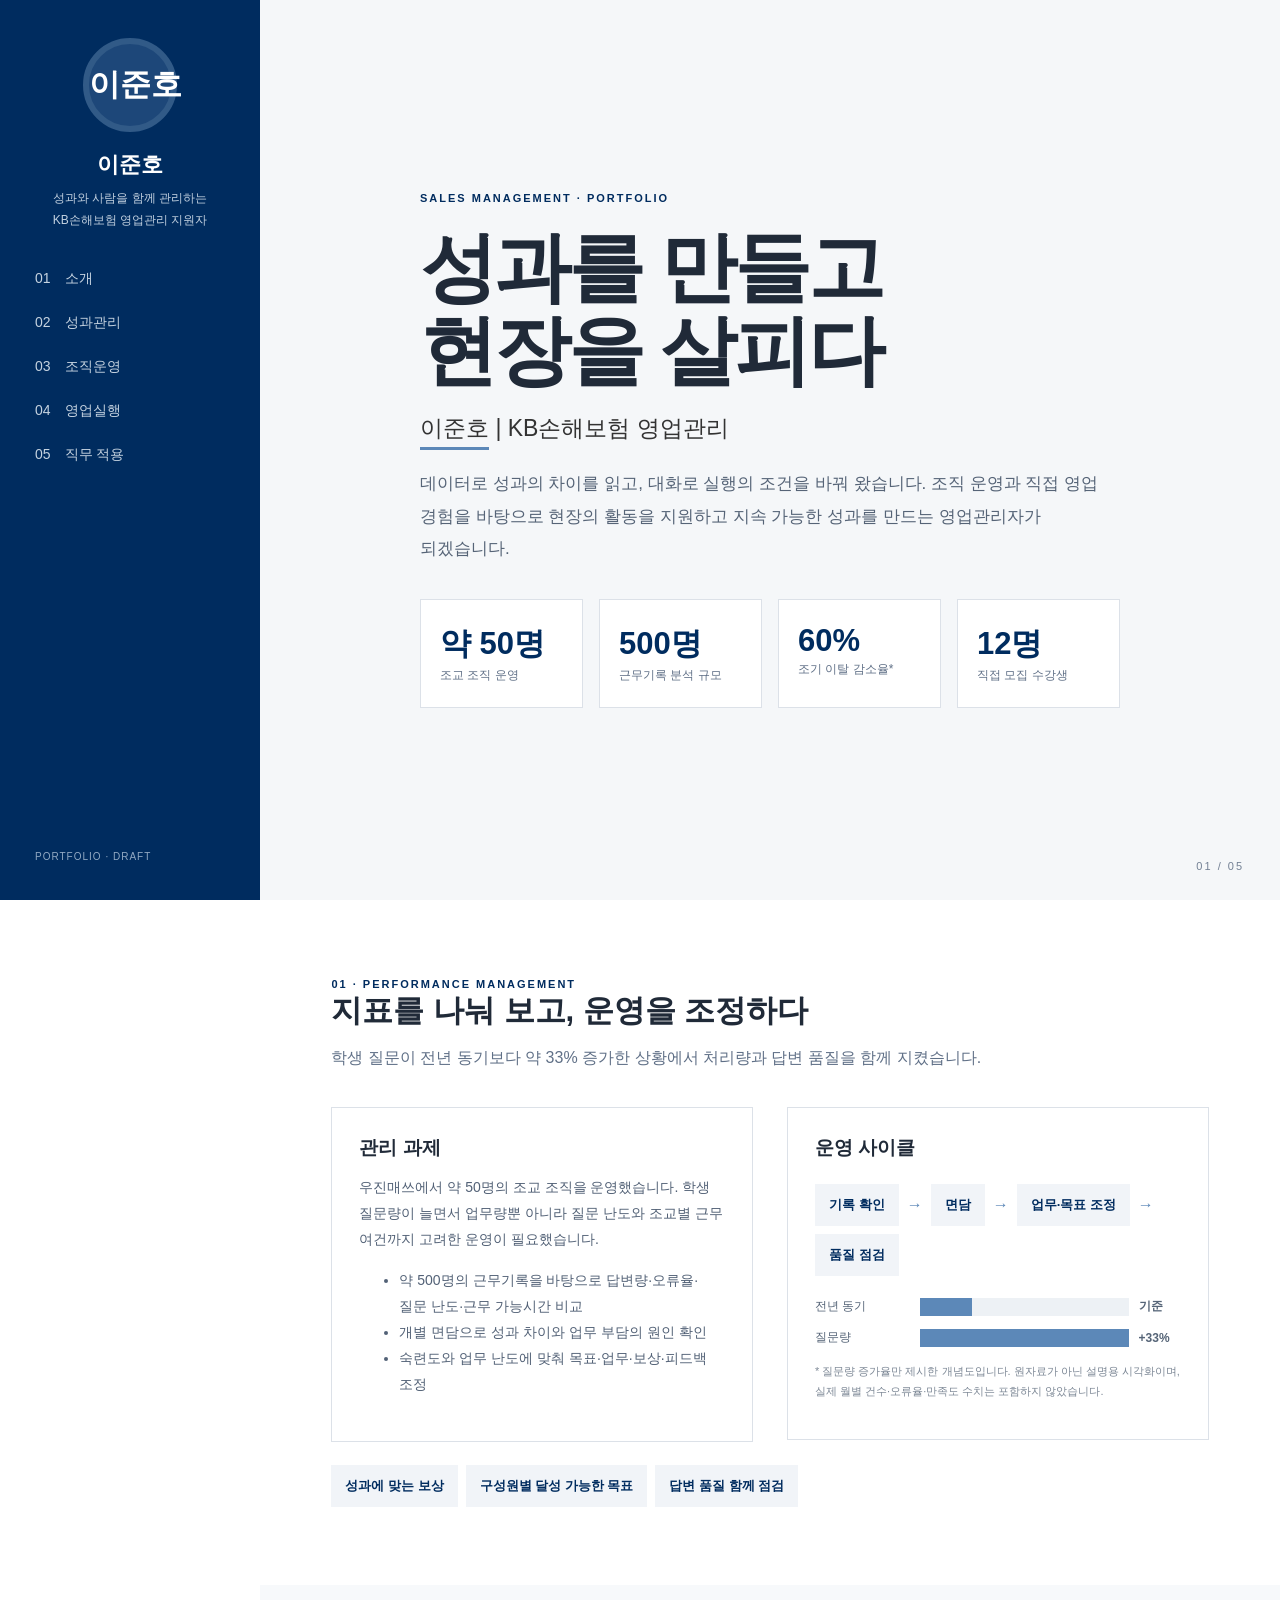
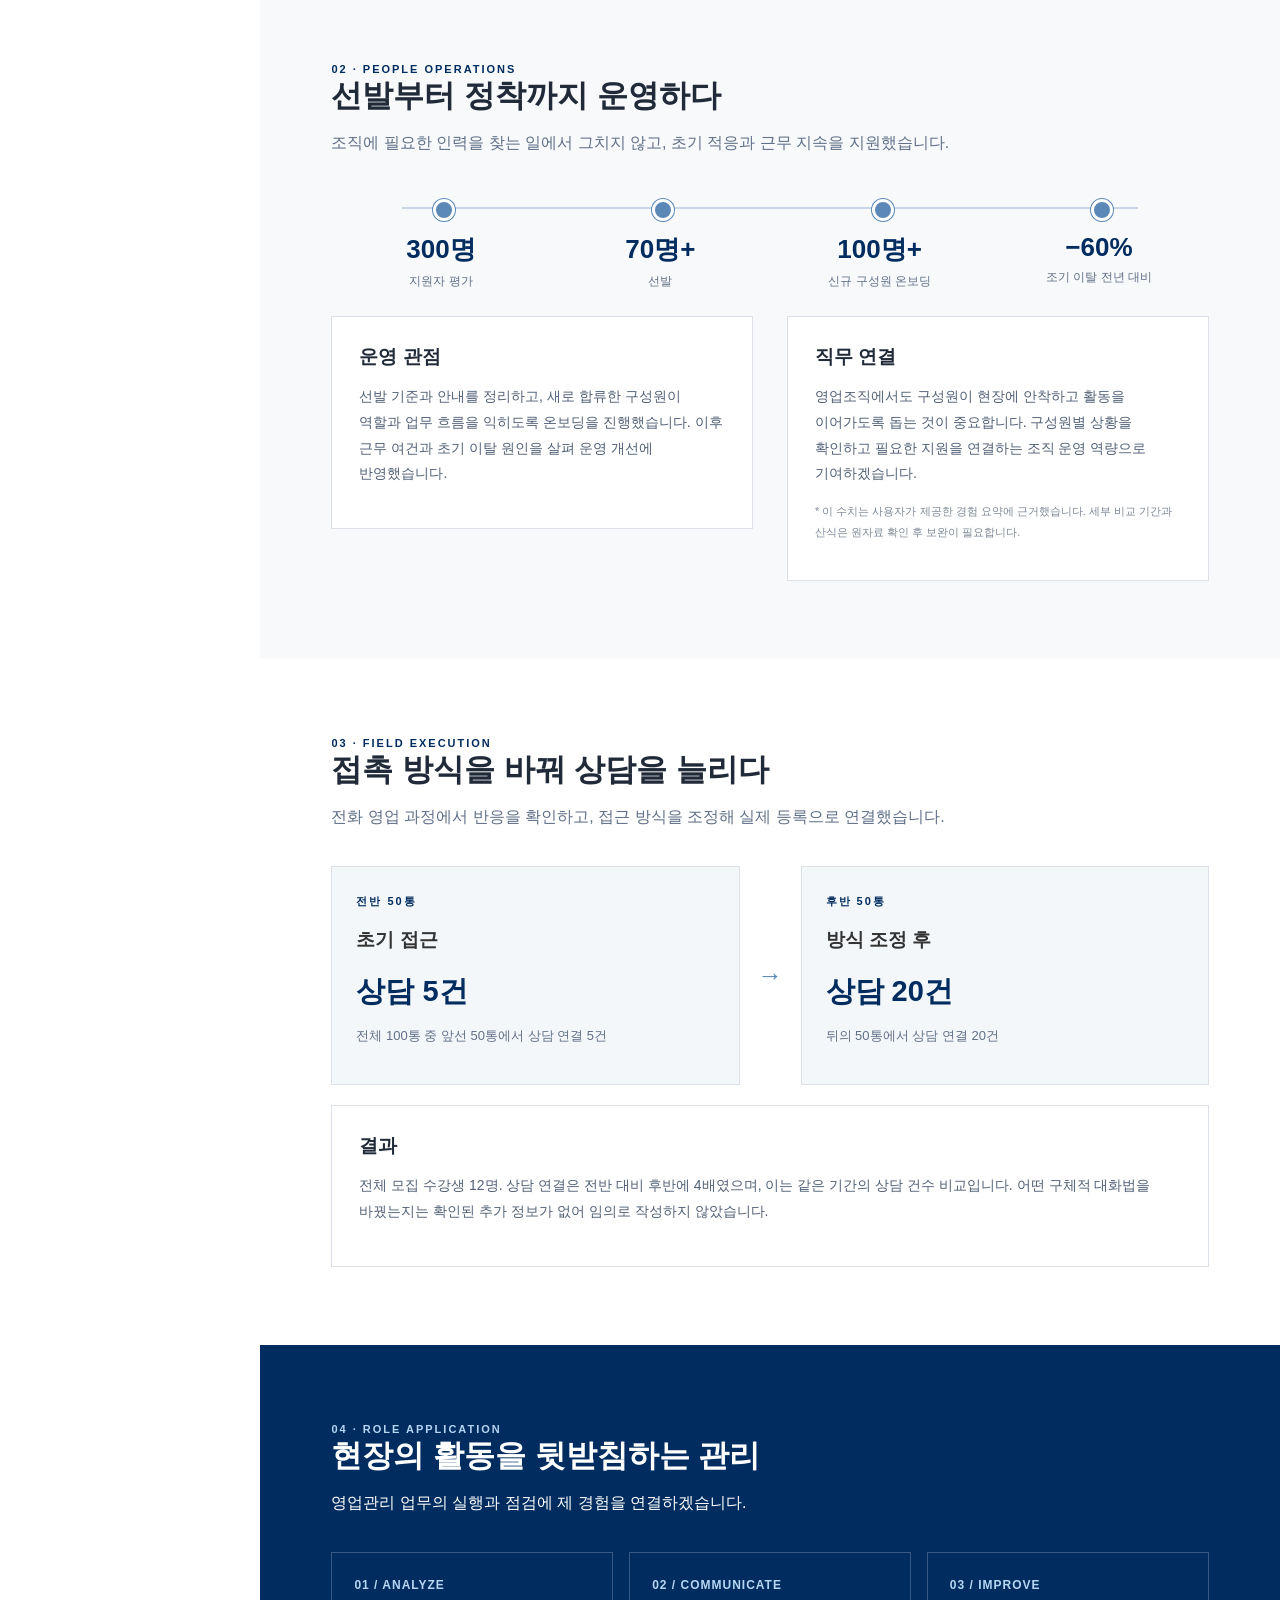
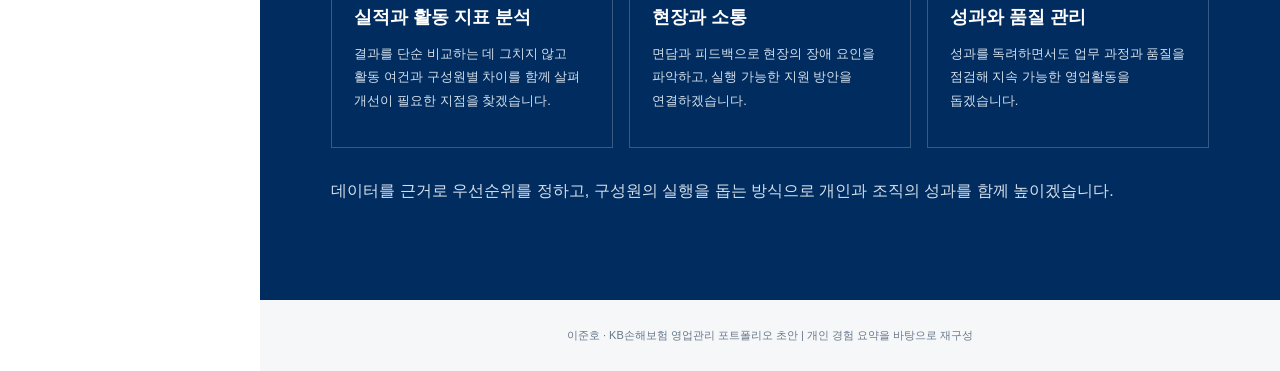
<file: kb-insurance/index.html>
<!doctype html>
<html lang="ko">
<head>
<meta charset="utf-8"><meta name="viewport" content="width=device-width,initial-scale=1">
<title>이준호 | KB손해보험 영업관리 포트폴리오</title>
<style>
:root{--navy:#002c5f;--blue:#5c88b8;--pale:#f1f4f8;--line:#dce1e8;--muted:#607087;--ink:#253247}
*{box-sizing:border-box}html{scroll-behavior:smooth}body{margin:0;font-family:-apple-system,BlinkMacSystemFont,"Segoe UI","Malgun Gothic",sans-serif;color:#333;word-break:keep-all}a{color:inherit;text-decoration:none}
aside{position:fixed;inset:0 auto 0 0;width:260px;background:var(--navy);color:white;padding:38px 20px;display:flex;flex-direction:column;justify-content:center;z-index:3}
.avatar{width:94px;height:94px;border-radius:50%;background:#1d4779;border:6px solid #315a87;display:grid;place-items:center;margin:0 auto 18px;font-size:31px;font-weight:700}
.brand{text-align:center;font-size:22px;font-weight:700}.caption{text-align:center;color:#c2d1e0;font-size:12px;line-height:1.8;margin:8px 0 26px}
nav a{display:flex;padding:13px 15px;border-radius:5px;color:#c6d4e1;font-size:14px;gap:12px}nav a:hover{background:#ffffff12;color:#fff}.navfoot{margin-top:auto;color:#91a9c3;font-size:10px;letter-spacing:1px;padding:20px 15px 0}
main{margin-left:260px}section{padding:78px 7%}.container{max-width:1120px;margin:auto}.hero{min-height:100vh;background:#f5f7f9;display:flex;align-items:center;position:relative}.eyebrow,.tag{font-size:11px;letter-spacing:2px;color:var(--navy);font-weight:700}.hero h1{font-size:clamp(48px,6vw,78px);letter-spacing:-3px;line-height:1.08;margin:22px 0;color:#202a38}.role{font-size:23px;margin:0 0 24px}.role span{border-bottom:3px solid var(--blue);padding-bottom:6px}.lead{font-size:17px;line-height:1.9;color:#566477;max-width:700px}.hero-num{position:absolute;right:36px;bottom:28px;font-size:11px;letter-spacing:2px;color:#738094}
.title{margin-bottom:34px}.title h2{font-size:31px;margin:0 0 12px;color:#202a38}.title p{color:var(--muted);line-height:1.8;margin:0}.light{background:#f7f9fb}
.stats{display:grid;grid-template-columns:repeat(4,1fr);gap:16px;margin-top:34px}.stat{padding:23px 19px;background:white;border:1px solid var(--line)}.stat strong{font-size:31px;color:var(--navy);display:block}.stat span{font-size:12px;color:var(--muted)}
.case{display:grid;grid-template-columns:1fr 1fr;gap:34px;align-items:start}.box{padding:27px;background:white;border:1px solid var(--line)}.box h3{margin:0 0 12px;color:#202a38}.box p,.box li{font-size:14px;line-height:1.85;color:#526176}.steps{display:flex;flex-wrap:wrap;align-items:center;gap:8px;margin-top:23px}.step{background:var(--pale);padding:12px 14px;color:var(--navy);font-size:13px;font-weight:600}.arrow{color:var(--blue)}
.bars{display:grid;gap:13px;margin-top:22px}.barrow{display:grid;grid-template-columns:95px 1fr 42px;gap:10px;align-items:center;font-size:12px;color:#556477}.track{height:18px;background:#edf1f5}.fill{height:100%;background:var(--blue)}.fill.a{width:25%}.fill.b{width:100%}.note{font-size:11px!important;color:#7c8795!important;margin-top:14px}
.timeline{display:grid;grid-template-columns:repeat(4,1fr);margin:36px 0 26px;position:relative}.timeline:before{content:"";position:absolute;top:13px;left:8%;right:8%;height:2px;background:#c8d7e7}.milestone{position:relative;padding-top:38px;text-align:center}.milestone:before{content:"";position:absolute;top:5px;left:calc(50% - 8px);width:16px;height:16px;border-radius:50%;background:var(--blue);border:3px solid white;box-shadow:0 0 0 1px var(--blue)}.milestone strong{display:block;font-size:26px;color:var(--navy)}.milestone span{display:block;font-size:12px;color:var(--muted);margin-top:6px}
.callgrid{display:grid;grid-template-columns:1fr auto 1fr;gap:18px;align-items:center}.call{padding:24px;background:#f4f7fa;border:1px solid var(--line)}.call strong{font-size:29px;color:var(--navy)}.call p{line-height:1.7;color:var(--muted);font-size:13px}.arrow-big{font-size:25px;color:var(--blue)}
.application{background:var(--navy);color:white}.application .title h2,.application .title p{color:white}.applygrid{display:grid;grid-template-columns:repeat(3,1fr);gap:16px}.apply{border:1px solid #ffffff38;padding:22px}.apply b{color:#b6d6f4;letter-spacing:1px;font-size:12px}.apply h3{font-size:18px;margin:12px 0}.apply p{font-size:13px;line-height:1.8;color:#d5e0eb}
footer{text-align:center;padding:28px;font-size:11px;background:#f5f7f9;color:#68778a}
@media(max-width:900px){aside{position:sticky;top:0;width:100%;height:auto;padding:10px 15px;display:block}aside .avatar,aside .caption,.navfoot{display:none}.brand{font-size:16px;text-align:left;padding:3px 8px}nav{display:flex;overflow:auto}nav a{white-space:nowrap;padding:9px;font-size:12px}main{margin:0}.hero{min-height:78vh}.stats{grid-template-columns:repeat(2,1fr)}}
@media(max-width:620px){section{padding:55px 22px}.hero h1{font-size:49px}.case,.applygrid{grid-template-columns:1fr}.timeline{grid-template-columns:repeat(2,1fr);gap:18px}.timeline:before{display:none}.callgrid{grid-template-columns:1fr}.arrow-big{text-align:center;transform:rotate(90deg)}.stats{gap:9px}.stat{padding:16px}.stat strong{font-size:25px}}
@media print{aside{display:none}main{margin:0}.hero{min-height:0;height:240mm;page-break-after:always}section{padding:22mm 18mm;page-break-after:always}.application{background:white;color:#222}.application .title h2,.application .title p,.apply p{color:#333}.apply{border-color:#bbb}nav{display:none}}
</style></head>
<body>
<aside><div class="avatar">이준호</div><div class="brand">이준호</div><div class="caption">성과와 사람을 함께 관리하는<br>KB손해보험 영업관리 지원자</div>
<nav><a href="#intro">01　소개</a><a href="#performance">02　성과관리</a><a href="#retention">03　조직운영</a><a href="#sales">04　영업실행</a><a href="#fit">05　직무 적용</a></nav><div class="navfoot">PORTFOLIO · DRAFT</div></aside>
<main>
<section id="intro" class="hero"><div class="container"><div class="eyebrow">SALES MANAGEMENT · PORTFOLIO</div><h1>성과를 만들고<br>현장을 살피다</h1><p class="role"><span>이준호</span> | KB손해보험 영업관리</p><p class="lead">데이터로 성과의 차이를 읽고, 대화로 실행의 조건을 바꿔 왔습니다. 조직 운영과 직접 영업 경험을 바탕으로 현장의 활동을 지원하고 지속 가능한 성과를 만드는 영업관리자가 되겠습니다.</p>
<div class="stats"><div class="stat"><strong>약 50명</strong><span>조교 조직 운영</span></div><div class="stat"><strong>500명</strong><span>근무기록 분석 규모</span></div><div class="stat"><strong>60%</strong><span>조기 이탈 감소율*</span></div><div class="stat"><strong>12명</strong><span>직접 모집 수강생</span></div></div></div><div class="hero-num">01 / 05</div></section>
<section id="performance"><div class="container"><div class="title"><div class="tag">01 · PERFORMANCE MANAGEMENT</div><h2>지표를 나눠 보고, 운영을 조정하다</h2><p>학생 질문이 전년 동기보다 약 33% 증가한 상황에서 처리량과 답변 품질을 함께 지켰습니다.</p></div>
<div class="case"><div class="box"><h3>관리 과제</h3><p>우진매쓰에서 약 50명의 조교 조직을 운영했습니다. 학생 질문량이 늘면서 업무량뿐 아니라 질문 난도와 조교별 근무 여건까지 고려한 운영이 필요했습니다.</p><ul><li>약 500명의 근무기록을 바탕으로 답변량·오류율·질문 난도·근무 가능시간 비교</li><li>개별 면담으로 성과 차이와 업무 부담의 원인 확인</li><li>숙련도와 업무 난도에 맞춰 목표·업무·보상·피드백 조정</li></ul></div><div class="box"><h3>운영 사이클</h3><div class="steps"><span class="step">기록 확인</span><span class="arrow">→</span><span class="step">면담</span><span class="arrow">→</span><span class="step">업무·목표 조정</span><span class="arrow">→</span><span class="step">품질 점검</span></div><div class="bars"><div class="barrow"><span>전년 동기</span><div class="track"><div class="fill a"></div></div><b>기준</b></div><div class="barrow"><span>질문량</span><div class="track"><div class="fill b"></div></div><b>+33%</b></div></div><p class="note">* 질문량 증가율만 제시한 개념도입니다. 원자료가 아닌 설명용 시각화이며, 실제 월별 건수·오류율·만족도 수치는 포함하지 않았습니다.</p></div></div>
<div class="steps"><span class="step">성과에 맞는 보상</span><span class="step">구성원별 달성 가능한 목표</span><span class="step">답변 품질 함께 점검</span></div></div></section>
<section id="retention" class="light"><div class="container"><div class="title"><div class="tag">02 · PEOPLE OPERATIONS</div><h2>선발부터 정착까지 운영하다</h2><p>조직에 필요한 인력을 찾는 일에서 그치지 않고, 초기 적응과 근무 지속을 지원했습니다.</p></div><div class="timeline"><div class="milestone"><strong>300명</strong><span>지원자 평가</span></div><div class="milestone"><strong>70명+</strong><span>선발</span></div><div class="milestone"><strong>100명+</strong><span>신규 구성원 온보딩</span></div><div class="milestone"><strong>−60%</strong><span>조기 이탈 전년 대비</span></div></div><div class="case"><div class="box"><h3>운영 관점</h3><p>선발 기준과 안내를 정리하고, 새로 합류한 구성원이 역할과 업무 흐름을 익히도록 온보딩을 진행했습니다. 이후 근무 여건과 초기 이탈 원인을 살펴 운영 개선에 반영했습니다.</p></div><div class="box"><h3>직무 연결</h3><p>영업조직에서도 구성원이 현장에 안착하고 활동을 이어가도록 돕는 것이 중요합니다. 구성원별 상황을 확인하고 필요한 지원을 연결하는 조직 운영 역량으로 기여하겠습니다.</p><p class="note">* 이 수치는 사용자가 제공한 경험 요약에 근거했습니다. 세부 비교 기간과 산식은 원자료 확인 후 보완이 필요합니다.</p></div></div></div></section>
<section id="sales"><div class="container"><div class="title"><div class="tag">03 · FIELD EXECUTION</div><h2>접촉 방식을 바꿔 상담을 늘리다</h2><p>전화 영업 과정에서 반응을 확인하고, 접근 방식을 조정해 실제 등록으로 연결했습니다.</p></div><div class="callgrid"><div class="call"><span class="tag">전반 50통</span><h3>초기 접근</h3><strong>상담 5건</strong><p>전체 100통 중 앞선 50통에서 상담 연결 5건</p></div><div class="arrow-big">→</div><div class="call"><span class="tag">후반 50통</span><h3>방식 조정 후</h3><strong>상담 20건</strong><p>뒤의 50통에서 상담 연결 20건</p></div></div><div class="box" style="margin-top:20px"><h3>결과</h3><p>전체 모집 수강생 12명. 상담 연결은 전반 대비 후반에 4배였으며, 이는 같은 기간의 상담 건수 비교입니다. 어떤 구체적 대화법을 바꿨는지는 확인된 추가 정보가 없어 임의로 작성하지 않았습니다.</p></div></div></section>
<section id="fit" class="application"><div class="container"><div class="title"><div class="tag" style="color:#b6d6f4">04 · ROLE APPLICATION</div><h2>현장의 활동을 뒷받침하는 관리</h2><p>영업관리 업무의 실행과 점검에 제 경험을 연결하겠습니다.</p></div><div class="applygrid"><div class="apply"><b>01 / ANALYZE</b><h3>실적과 활동 지표 분석</h3><p>결과를 단순 비교하는 데 그치지 않고 활동 여건과 구성원별 차이를 함께 살펴 개선이 필요한 지점을 찾겠습니다.</p></div><div class="apply"><b>02 / COMMUNICATE</b><h3>현장과 소통</h3><p>면담과 피드백으로 현장의 장애 요인을 파악하고, 실행 가능한 지원 방안을 연결하겠습니다.</p></div><div class="apply"><b>03 / IMPROVE</b><h3>성과와 품질 관리</h3><p>성과를 독려하면서도 업무 과정과 품질을 점검해 지속 가능한 영업활동을 돕겠습니다.</p></div></div><p style="margin-top:28px;line-height:1.9;color:#d5e0eb">데이터를 근거로 우선순위를 정하고, 구성원의 실행을 돕는 방식으로 개인과 조직의 성과를 함께 높이겠습니다.</p></div></section>
<footer>이준호 · KB손해보험 영업관리 포트폴리오 초안 | 개인 경험 요약을 바탕으로 재구성</footer></main></body></html>
</file>
<file: assets/css/hrd-proposal.css>
.hrd-proposal-card{display:flex;align-items:center;justify-content:space-between;gap:24px;margin-top:42px;padding:32px 36px;border:1px solid #dce3ed;border-radius:20px;background:#fff}
.hrd-proposal-card p{margin:0 0 10px;color:#607d9e;font-size:14px;line-height:1.5}
.hrd-proposal-card h3{margin:0;color:#101b2b;font-size:27px;font-weight:750;letter-spacing:-.04em;line-height:1.35}
.hrd-proposal-trigger{display:inline-flex;align-items:center;justify-content:center;gap:14px;flex-shrink:0;min-height:54px;padding:14px 20px;border:1px solid #002c5f;border-radius:10px;background:#002c5f;color:#fff;font-size:16px;font-weight:700;line-height:1.4;cursor:pointer;transition:background .15s}
.hrd-proposal-trigger:hover{background:#104575}
.hrd-proposal-trigger svg{width:17px;height:17px;fill:none;stroke:currentColor;stroke-width:1.6}
.hrd-proposal-trigger:focus-visible,.hrd-proposal-dialog button:focus-visible,.hrd-proposal-download:focus-visible{outline:3px solid #4b9be2;outline-offset:4px}
.hrd-proposal-dialog{width:min(820px,calc(100vw - 40px));height:min(650px,calc(100svh - 48px));max-height:calc(100svh - 48px);max-width:calc(100vw - 40px);margin:auto;padding:0;border:1px solid #dce3ed;border-radius:22px;box-shadow:0 25px 90px #12243e2e;background:#fff;color:#24344a;overflow:hidden}
.hrd-proposal-dialog::backdrop{background:#13263b80;backdrop-filter:blur(3px)}
.hrd-dialog-layout{display:grid;grid-template-rows:auto minmax(0,1fr) auto;height:100%;min-height:0}
.hrd-dialog-header{display:flex;align-items:center;justify-content:space-between;gap:16px;padding:18px 28px 8px}
.hrd-dialog-header p{margin:0;color:#6b8099;font-size:13px;letter-spacing:.01em}
.hrd-dialog-close{display:grid;place-items:center;flex-shrink:0;width:40px;height:40px;padding:0;border:0;border-radius:50%;background:#f1f4f8;color:#3c5068;cursor:pointer}
.hrd-dialog-close:hover{background:#e6edf5}
.hrd-dialog-close svg{width:18px;height:18px;fill:none;stroke:currentColor;stroke-width:1.7}
.hrd-proposal-stage{min-height:0;overflow:auto;overscroll-behavior:contain;padding:18px 42px 30px;word-break:keep-all;overflow-wrap:anywhere}.hrd-proposal-stage :is(h2,h3,p){text-wrap:pretty}
.hrd-proposal-stage h2{margin:0 0 24px;color:#002c5f;font-size:32px;font-weight:750;line-height:1.35;letter-spacing:-.045em}
.hrd-proposal-stage h3{margin:0 0 12px;color:#173e70;font-size:18px;font-weight:700;line-height:1.4}
.hrd-proposal-stage p{margin:0 0 16px;font-size:16px;line-height:1.75}
.hrd-proposal-stage .hrd-lead{margin-bottom:24px;color:#203e61;font-size:21px;font-weight:600;line-height:1.65}
.hrd-facts{display:grid;grid-template-columns:repeat(3,minmax(0,1fr));gap:12px;margin:30px 0 22px}
.hrd-fact{padding:20px 18px;border:1px solid #e0e7ef;border-radius:12px;background:#f6f8fb}
.hrd-fact strong{display:block;color:#002c5f;font-size:28px;font-weight:750;line-height:1.3}
.hrd-fact span{display:block;margin-top:8px;color:#667b95;font-size:13px;line-height:1.5}
.hrd-proposal-stage .hrd-program-note{font-size:15px;color:#62748c}
.hrd-teacher-note{margin-top:22px;padding-top:18px;border-top:1px solid #e8edf3}
.hrd-teacher-note h3{margin-bottom:7px;font-size:14px}
.hrd-teacher-note p{margin:0;color:#64768c;font-size:14px;line-height:1.7}
.hrd-steps{list-style:none;margin:0;padding:0}
.hrd-step{display:grid;grid-template-columns:56px 136px minmax(0,1fr);align-items:center;gap:18px;padding:15px 0;border-bottom:1px solid #e4eaf1}
.hrd-step:last-child{border-bottom:0}
.hrd-step-time{display:inline-flex;align-items:center;justify-content:center;min-height:36px;border-radius:8px;background:#eff4fa;color:#173e70;font-size:14px;font-weight:700}
.hrd-step strong{font-size:15px;color:#243b56;line-height:1.5}
.hrd-step p{margin:0;font-size:14px;line-height:1.65;color:#63758b}
.hrd-examples{display:grid;grid-template-columns:repeat(3,minmax(0,1fr));gap:16px;margin-top:36px}
.hrd-example{padding:24px 20px;border:1px solid #dce5ef;border-radius:14px;background:#f7f9fc}
.hrd-example p{margin:0;font-size:15px;color:#61748d}
.hrd-effects{display:grid;gap:0;margin-top:8px}
.hrd-effect{display:grid;grid-template-columns:136px minmax(0,1fr);gap:20px;padding:22px 0;border-bottom:1px solid #e4eaf1}
.hrd-effect:last-child{border-bottom:0}
.hrd-effect h3{margin:0;font-size:16px;line-height:1.65}
.hrd-effect p{margin:0;font-size:16px}
.hrd-dialog-footer{display:flex;align-items:center;justify-content:space-between;gap:24px;padding:20px 28px;border-top:1px solid #e5ebf2;background:#fff}
.hrd-proposal-download{display:inline-flex;align-items:center;gap:8px;color:#526b86;font-size:14px;font-weight:600;line-height:1.5;text-decoration:none}
.hrd-proposal-download:hover{color:#002c5f;text-decoration:underline;text-underline-offset:4px}
.hrd-proposal-download svg{width:17px;height:17px;fill:none;stroke:currentColor;stroke-width:1.6}
.hrd-pager{display:flex;align-items:center;gap:18px}
.hrd-pager button{min-width:64px;min-height:38px;padding:8px 14px;border:1px solid #d6e0eb;border-radius:8px;background:#fff;color:#284767;font-size:14px;font-weight:600;cursor:pointer}
.hrd-pager button:last-child{background:#002c5f;border-color:#002c5f;color:#fff}
.hrd-pager button:disabled{background:#f6f8fa;border-color:#e5ebf1;color:#a8b3c0;cursor:default}
.hrd-page-count{min-width:39px;color:#62738b;text-align:center;font-size:13px;white-space:nowrap}
.hrd-sr-only{position:absolute;width:1px;height:1px;padding:0;margin:-1px;overflow:hidden;clip:rect(0,0,0,0);white-space:nowrap;border:0}
@media(max-width:1050px){.hrd-proposal-card{padding:28px;gap:20px}.hrd-proposal-card h3{font-size:24px}.hrd-proposal-trigger{font-size:14px;padding:13px 16px;gap:10px}}
@media(max-width:650px){.hrd-proposal-card{flex-direction:column;align-items:stretch;gap:22px;margin-top:32px;padding:26px 24px}.hrd-proposal-card h3{font-size:25px}.hrd-proposal-trigger{width:100%;font-size:15px;min-height:50px}.hrd-proposal-dialog{width:calc(100vw - 24px);max-width:calc(100vw - 24px);height:calc(100svh - 32px);max-height:calc(100svh - 32px);border-radius:18px}.hrd-dialog-header{padding:14px 18px 4px}.hrd-dialog-header p{font-size:12px}.hrd-dialog-close{width:36px;height:36px}.hrd-proposal-stage{padding:20px 24px 24px}.hrd-proposal-stage h2{font-size:27px;margin-bottom:22px}.hrd-proposal-stage p{font-size:15px;line-height:1.75}.hrd-proposal-stage .hrd-lead{font-size:19px;margin-bottom:22px}.hrd-facts{gap:8px;margin-top:28px}.hrd-fact{padding:17px 10px}.hrd-fact strong{font-size:23px}.hrd-fact span{font-size:11px}.hrd-proposal-stage .hrd-program-note{font-size:14px}.hrd-teacher-note p{font-size:13px}.hrd-step{grid-template-columns:48px minmax(0,1fr);gap:6px 14px;padding:14px 0}.hrd-step-time{grid-row:span 2}.hrd-step p{grid-column:2;font-size:13px}.hrd-examples{grid-template-columns:1fr;gap:14px;margin-top:24px}.hrd-example{padding:20px}.hrd-example h3{margin-bottom:8px;font-size:17px}.hrd-example p{font-size:14px}.hrd-effect{grid-template-columns:1fr;gap:8px;padding:18px 0}.hrd-effect h3{font-size:15px}.hrd-effect p{font-size:15px}.hrd-dialog-footer{flex-direction:column-reverse;gap:16px;padding:16px 20px 18px}.hrd-pager{justify-content:space-between;width:100%;gap:16px}.hrd-pager button{min-width:74px}.hrd-proposal-download{font-size:13px}}
@media(prefers-reduced-motion:reduce){.hrd-proposal-trigger{transition:none}}


.hrd-proposal-card{display:grid;grid-template-columns:minmax(0,1fr) minmax(180px,220px) auto;align-items:center;gap:24px}
.hrd-proposal-photo{display:block;width:100%;aspect-ratio:16/9;object-fit:cover;object-position:center 52%;border-radius:12px}
@media(max-width:1050px){.hrd-proposal-card{grid-template-columns:minmax(0,1fr) minmax(160px,200px) auto;gap:18px}}
@media(max-width:760px){.hrd-proposal-card{grid-template-columns:minmax(0,1fr) minmax(150px,200px)}.hrd-proposal-trigger{grid-column:1/-1;justify-self:end}}
@media(max-width:650px){.hrd-proposal-card{display:grid;grid-template-columns:1fr;gap:18px}.hrd-proposal-photo{max-height:190px;aspect-ratio:16/9}.hrd-proposal-trigger{grid-column:auto;justify-self:stretch}}

/* Keep the proposal visually separate from the experience list. */
#portfolio{padding-bottom:0}
#portfolio .major-content{padding-bottom:3cm}
#hrd-proposal{padding-top:0;padding-bottom:3cm}
#hrd-proposal .major-layout{grid-template-columns:220px minmax(0,1fr);gap:64px}
#hrd-proposal .major-content{min-width:0;padding-bottom:0}
#hrd-proposal .hrd-proposal-card{margin-top:0}
@media(max-width:1050px){#hrd-proposal .major-layout{grid-template-columns:1fr;gap:28px}}

/* Proposal card follows the visual rhythm of the featured experience cards. */
.hrd-proposal-card{display:flex;flex-direction:column;align-items:stretch;justify-content:flex-start;gap:0;width:min(100%,520px);margin-top:0;padding:0;border:1px solid #dfe6eb;border-radius:20px;overflow:hidden;background:#e9edf0;box-shadow:0 14px 34px rgba(30,55,78,.08)}
.hrd-proposal-art{position:relative;display:block;aspect-ratio:16/9;overflow:hidden;background:#20384b}
.hrd-proposal-art::after{content:"";position:absolute;inset:0;background:linear-gradient(180deg,rgba(12,31,49,0) 38%,rgba(10,29,45,.78) 100%);pointer-events:none}
.hrd-proposal-photo{position:absolute;inset:0;display:block;width:100%;height:100%;aspect-ratio:auto;object-fit:cover;object-position:center 52%;border-radius:0}
.hrd-proposal-art-copy{position:absolute;z-index:1;left:28px;right:24px;bottom:24px;display:grid;gap:5px;color:#fff}
.hrd-proposal-art-copy strong{font-size:clamp(40px,4vw,54px);font-weight:750;line-height:1;letter-spacing:-.04em}
.hrd-proposal-art-copy span{font-size:14px;font-weight:500;line-height:1.5}
.hrd-proposal-copy{display:flex;flex-direction:column;align-items:flex-start;gap:0;padding:24px 28px 27px}
.hrd-proposal-copy>p:first-child{margin:0 0 8px;color:#607d9e;font-size:13px;line-height:1.5}
.hrd-proposal-copy h3{margin:0 0 12px;font-size:24px;line-height:1.4}
.hrd-proposal-copy .hrd-proposal-summary{margin:0;color:#536b83;font-size:14px;line-height:1.75}
.hrd-proposal-copy .hrd-proposal-trigger{justify-content:flex-start;min-height:0;margin-top:24px;padding:0;border:0;border-radius:0;background:transparent;color:#1673cc;font-size:14px;font-weight:650;line-height:1.6}
.hrd-proposal-copy .hrd-proposal-trigger:hover{background:transparent;color:#0a4f94;text-decoration:underline;text-underline-offset:4px}
.hrd-proposal-copy .hrd-proposal-trigger svg{width:15px;height:15px}
@media(max-width:650px){
 .hrd-proposal-card{width:100%;border-radius:18px}
 .hrd-proposal-art-copy{left:22px;right:20px;bottom:20px}
 .hrd-proposal-art-copy strong{font-size:42px}
 .hrd-proposal-copy{padding:22px 22px 24px}
 .hrd-proposal-copy h3{font-size:22px}
 .hrd-proposal-copy .hrd-proposal-trigger{width:auto;margin-top:20px}
}


/* Match the core experience card size, alignment and hover treatment. */
#hrd-proposal .major-layout{display:grid;grid-template-columns:minmax(0,1fr);gap:30px;align-items:start;max-width:1180px}
#hrd-proposal .major-content{display:flex;justify-content:flex-end;min-width:0;padding-bottom:0}
#hrd-proposal .hrd-proposal-card{position:relative;cursor:pointer;display:flex;flex-direction:column;align-items:stretch;justify-content:flex-start;gap:0;width:calc((100% - 286px)/2 - 1.5cm);min-width:0;min-height:485px;margin:0 .75cm 0 auto;padding:0;border:1px solid #e1e7eb;border-radius:20px;overflow:hidden;background:#e9edf0;color:#263746;text-align:left;box-shadow:0 12px 30px rgba(28,42,54,.08);transition:background-color 260ms ease,color 260ms ease,box-shadow 260ms ease}
#hrd-proposal .hrd-proposal-art{position:relative;display:block;flex:none;height:290px;aspect-ratio:auto;overflow:hidden;background:transparent}
#hrd-proposal .hrd-proposal-art::after{content:"";position:absolute;inset:0;background:linear-gradient(180deg,transparent 25%,rgba(9,26,43,.12) 42%,rgba(9,26,43,.84) 100%);opacity:1;transition:opacity 240ms ease}
#hrd-proposal .hrd-proposal-photo{position:absolute;inset:0;display:block;width:100%;height:100%;max-height:none;object-fit:cover;object-position:center;opacity:1;transition:opacity 240ms ease}
#hrd-proposal .hrd-proposal-art-copy{position:absolute;z-index:1;left:26px;right:24px;bottom:22px;display:grid;gap:4px;color:#fff}
#hrd-proposal .hrd-proposal-art-copy strong{font-size:clamp(34px,3vw,46px);font-weight:750;line-height:1.2;letter-spacing:-1.6px}
#hrd-proposal .hrd-proposal-art-copy span{font-size:12px;line-height:1.6;color:#fff}
#hrd-proposal .hrd-proposal-copy{display:flex;flex:1;flex-direction:column;align-items:stretch;gap:8px;padding:19px 26px 26px}
#hrd-proposal .hrd-proposal-copy>p:first-child{margin:0;color:#536979;font-size:12px;line-height:1.5}
#hrd-proposal .hrd-proposal-copy h3{margin:0;color:inherit;font-size:21px;font-weight:650;line-height:1.5;letter-spacing:-.65px}
#hrd-proposal .hrd-proposal-copy .hrd-proposal-summary{margin:0;color:#536979;font-size:13px;line-height:1.9}
#hrd-proposal .hrd-proposal-copy .hrd-proposal-trigger{display:flex;align-items:center;justify-content:flex-start;gap:8px;width:max-content;min-height:0;margin-top:auto;padding:8px 0 0;border:0;border-radius:0;background:transparent;color:#536979;font-size:11px;font-weight:600;line-height:1.6;cursor:pointer}
#hrd-proposal .hrd-proposal-copy .hrd-proposal-trigger:hover{background:transparent;color:#fff;text-decoration:none}
#hrd-proposal .hrd-proposal-copy .hrd-proposal-trigger svg{width:15px;height:15px}
#hrd-proposal .hrd-proposal-card:hover{background:#1773cc;color:#fff;box-shadow:0 16px 36px rgba(25,80,135,.18)}
#hrd-proposal .hrd-proposal-card:hover .hrd-proposal-photo,#hrd-proposal .hrd-proposal-card:hover .hrd-proposal-art::after{opacity:0}
#hrd-proposal .hrd-proposal-card:hover .hrd-proposal-copy>p:first-child,#hrd-proposal .hrd-proposal-card:hover .hrd-proposal-summary,#hrd-proposal .hrd-proposal-card:hover .hrd-proposal-trigger{color:#fff}
#hrd-proposal .hrd-proposal-card:focus-within{outline:3px solid #1673cc;outline-offset:5px}
@media(max-width:1200px) and (min-width:1051px){
 #hrd-proposal .hrd-proposal-card{width:calc((100% - 208px)/2 - 1.5cm)}
}
@media(max-width:1050px){
 #hrd-proposal .major-layout{gap:28px}
 #hrd-proposal .hrd-proposal-card{width:calc((100% - 32px)/2 - 1.5cm)}
}
@media(max-width:620px){
 #hrd-proposal .major-layout{gap:24px}
 #hrd-proposal .hrd-proposal-card{width:calc(100% - 1.5cm);min-height:460px;margin:0 auto}
 #hrd-proposal .hrd-proposal-art{height:255px}
 #hrd-proposal .hrd-proposal-copy{padding:19px 22px 24px}
 #hrd-proposal .hrd-proposal-copy h3{font-size:21px}
 #hrd-proposal .hrd-proposal-art-copy{left:22px;right:20px;bottom:20px}
 #hrd-proposal .hrd-proposal-art-copy strong{font-size:40px}
}
@media(prefers-reduced-motion:reduce){#hrd-proposal .hrd-proposal-card,#hrd-proposal .hrd-proposal-photo,#hrd-proposal .hrd-proposal-art::after{transition:none}}

.hrd-proposal-stage .hrd-purpose-emphasis{font-weight:700;color:#263b55}
</file>
